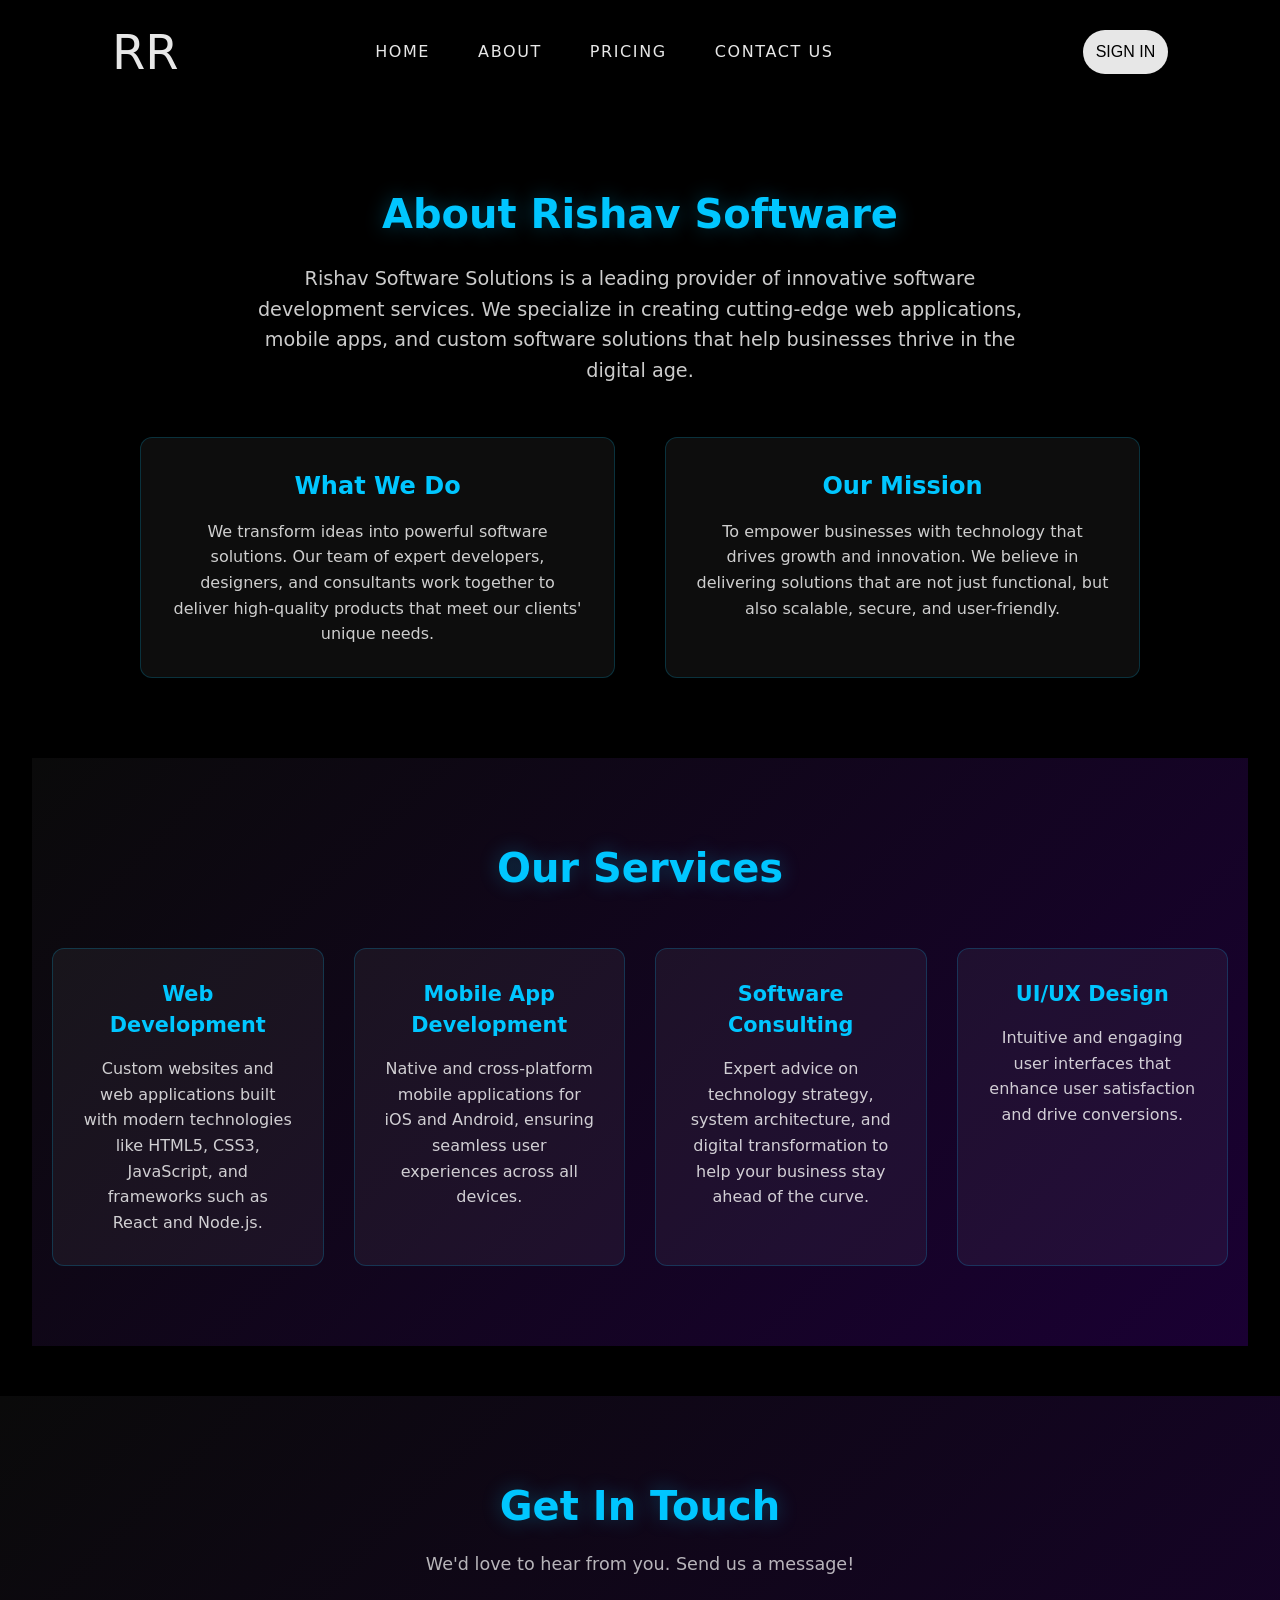
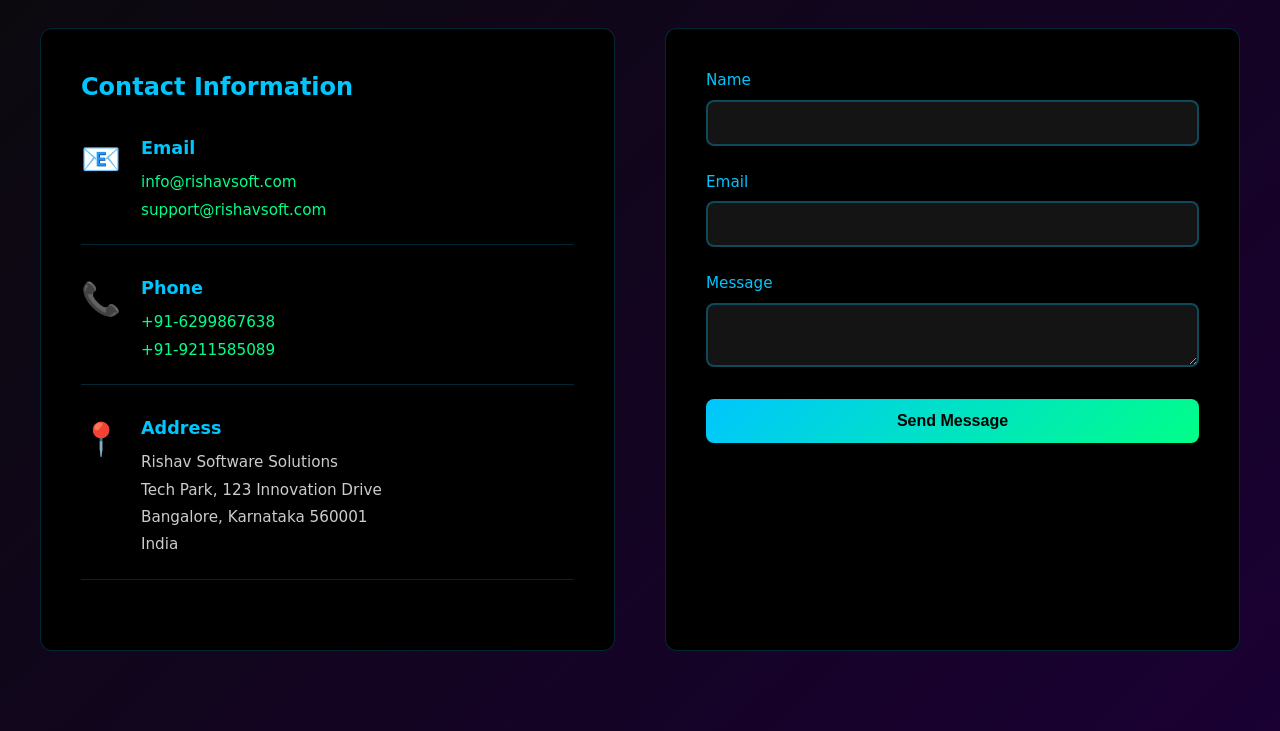
<file: about.html>
﻿<!DOCTYPE html>
<html lang="en">
<head>
  <meta charset="UTF-8" />
  <meta name="viewport" content="width=device-width, initial-scale=1.0" />
  <title>About Us | Axora Soft</title>
  <link rel="stylesheet" href="about.css" />
  <link rel="stylesheet" href="https://unpkg.com/aos@next/dist/aos.css" />
</head>

<body>
  <div class="container">
    <header>
      <h1 data-aos="fade-down" data-aos-duration="1500" class="logo">RR</h1>
      <nav>
        <a data-aos="fade-down" data-aos-duration="1500" href="index.html">HOME</a>
        <a data-aos="fade-down" data-aos-duration="2000" href="about.html">ABOUT</a>
        <a data-aos="fade-down" data-aos-duration="2500" href="#">PRICING</a>
        <a data-aos="fade-down" data-aos-duration="3000" href="#contact">CONTACT US</a>
      </nav>
      <button data-aos="fade-down" data-aos-duration="1500" class="btn-signin" onclick="window.location.href='login.html'">SIGN IN</button>
    </header>

    <main>
      <section class="about-section">
        <h2 data-aos="fade-up" data-aos-duration="1500">About Rishav Software</h2>
        <p data-aos="fade-up" data-aos-duration="2000" class="about-description">
          Rishav Software Solutions is a leading provider of innovative software development services. We specialize in creating cutting-edge web applications, mobile apps, and custom software solutions that help businesses thrive in the digital age.
        </p>

        <div class="about-content">
          <div class="about-item" data-aos="fade-right" data-aos-duration="1500">
            <h3>What We Do</h3>
            <p>We transform ideas into powerful software solutions. Our team of expert developers, designers, and consultants work together to deliver high-quality products that meet our clients' unique needs.</p>
          </div>

          <div class="about-item" data-aos="fade-left" data-aos-duration="1500">
            <h3>Our Mission</h3>
            <p>To empower businesses with technology that drives growth and innovation. We believe in delivering solutions that are not just functional, but also scalable, secure, and user-friendly.</p>
          </div>
        </div>
      </section>

      <section class="services-section">
        <h2 data-aos="fade-up" data-aos-duration="1500">Our Services</h2>
        <div class="services-grid">
          <div class="service-item" data-aos="zoom-in" data-aos-delay="200">
            <h4>Web Development</h4>
            <p>Custom websites and web applications built with modern technologies like HTML5, CSS3, JavaScript, and frameworks such as React and Node.js.</p>
          </div>
          <div class="service-item" data-aos="zoom-in" data-aos-delay="400">
            <h4>Mobile App Development</h4>
            <p>Native and cross-platform mobile applications for iOS and Android, ensuring seamless user experiences across all devices.</p>
          </div>
          <div class="service-item" data-aos="zoom-in" data-aos-delay="600">
            <h4>Software Consulting</h4>
            <p>Expert advice on technology strategy, system architecture, and digital transformation to help your business stay ahead of the curve.</p>
          </div>
          <div class="service-item" data-aos="zoom-in" data-aos-delay="800">
            <h4>UI/UX Design</h4>
            <p>Intuitive and engaging user interfaces that enhance user satisfaction and drive conversions.</p>
          </div>
        </div>
      </section>
    </main>
  </div>

  <!-- Contact Section -->
  <section class="contact-section" id="contact">
    <div class="contact-container">
      <h2 data-aos="fade-up" data-aos-duration="1500">Get In Touch</h2>
      <p data-aos="fade-up" data-aos-duration="2000" class="contact-subtitle">We'd love to hear from you. Send us a message!</p>
      
      <div class="contact-content">
        <!-- Contact Info -->
        <div class="contact-info" style="background: black;" data-aos="fade-right" data-aos-duration="1500">
          <h3>Contact Information</h3>
          
          <div class="info-item">
            <div class="info-icon">📧</div>
            <div class="info-details">
              <h4>Email</h4>
              <p><a href="mailto:info@rishavsoft.com">info@rishavsoft.com</a></p>
              <p><a href="mailto:support@rishavsoft.com">support@rishavsoft.com</a></p>
            </div>
          </div>

          <div class="info-item">
            <div class="info-icon">📞</div>
            <div class="info-details">
              <h4>Phone</h4>
              <p><a href="tel:+91-6299867638">+91-6299867638</a></p>
              <p><a href="tel:+91-9211585089">+91-9211585089</a></p>
            </div>
          </div>

          <div class="info-item">
            <div class="info-icon">📍</div>
            <div class="info-details">
              <h4>Address</h4>
              <p>Rishav Software Solutions<br>
              Tech Park, 123 Innovation Drive<br>
              Bangalore, Karnataka 560001<br>
              India</p>
            </div>
          </div>
        </div>

        <!-- Contact Form -->
        <div class="contact-form" data-aos="fade-left" data-aos-duration="1500">
          <form>
            <div class="form-group">
              <label for="name">Name</label>
              <input type="text" id="name" name="name" required>
            </div>
            <div class="form-group">
              <label for="email">Email</label>
              <input type="email" id="email" name="email" required>
            </div>
            <div class="form-group">
              <label for="message">Message</label>
              <textarea id="message" name="message" required></textarea>
            </div>
            <button type="submit" class="btn-submit">Send Message</button>
          </form>
        </div>
      </div>
    </div>
  </section>

  <script src="https://unpkg.com/aos@next/dist/aos.js"></script>
  <script>
    AOS.init({ once: true });
  </script>
</body>
</html>
</file>
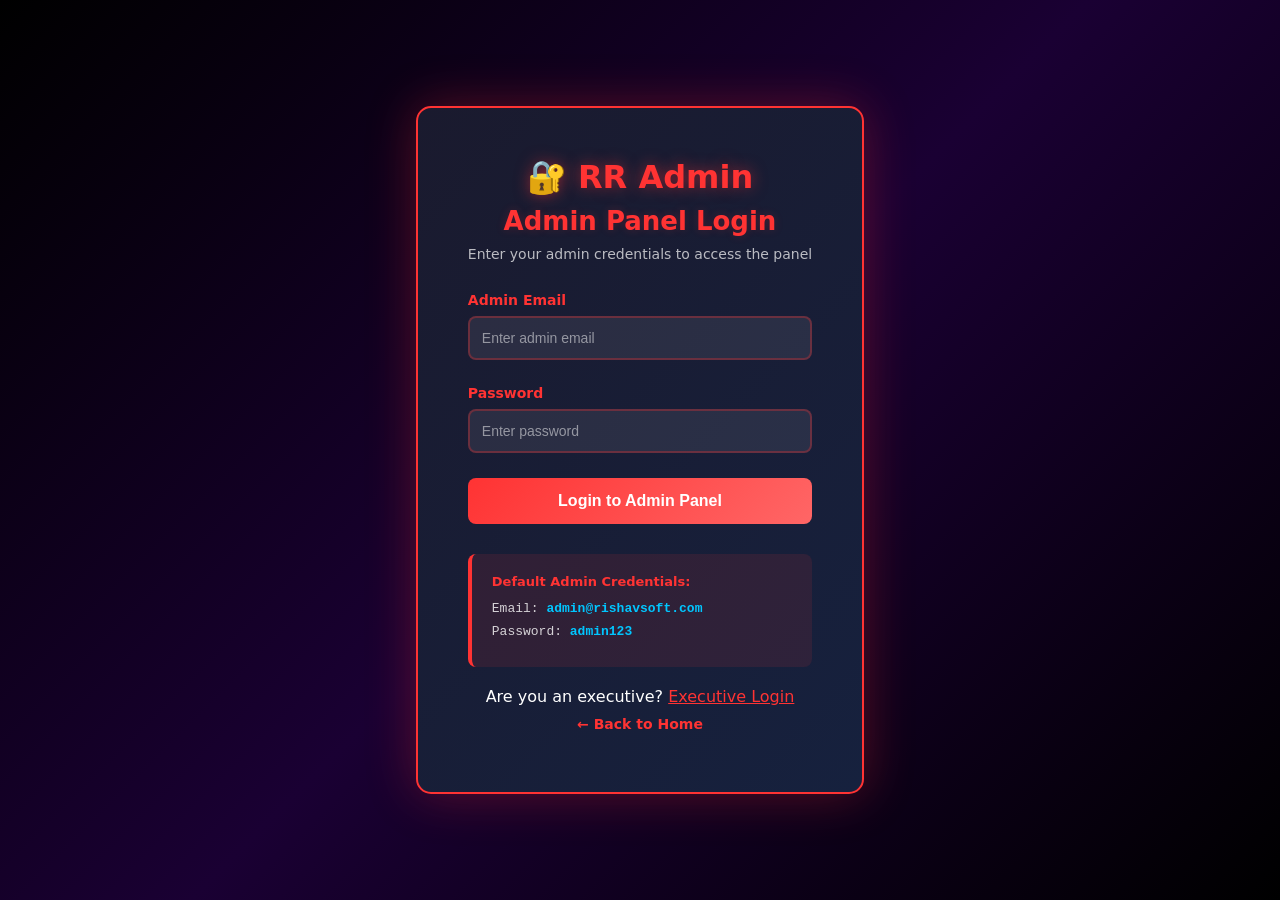
<file: admin-login.html>
﻿<!DOCTYPE html>
<html lang="en">
<head>
  <meta charset="UTF-8" />
  <meta name="viewport" content="width=device-width, initial-scale=1.0"/>
  <title>Admin Login | Rishav Software</title>
  <link rel="stylesheet" href="admin-login.css" />
  <link rel="stylesheet" href="https://unpkg.com/aos@next/dist/aos.css" />
</head>

<body>
  <div class="admin-login-container">
    <div class="admin-login-card" data-aos="zoom-in">
      <div class="admin-logo">
        <h1>🔐 RR Admin</h1>
      </div>
      
      <h2>Admin Panel Login</h2>
      <p class="login-subtitle">Enter your admin credentials to access the panel</p>

      <form onsubmit="handleAdminLogin(event)">
        <div class="form-group">
          <label for="admin-email">Admin Email</label>
          <input type="email" id="admin-email" name="email" required placeholder="Enter admin email">
        </div>

        <div class="form-group">
          <label for="admin-password">Password</label>
          <input type="password" id="admin-password" name="password" required placeholder="Enter password">
        </div>

        <button type="submit" class="btn-login">Login to Admin Panel</button>
      </form>

      <div class="admin-info">
        <p>Default Admin Credentials:</p>
        <p class="credentials">Email: <strong>admin@rishavsoft.com</strong></p>
        <p class="credentials">Password: <strong>admin123</strong></p>
      </div>

      <p style="margin-top:20px;color:#fff;">Are you an executive? <a href="executive-login.html" style="color:#ff3333;">Executive Login</a></p>
      <a href="index.html" class="btn-back">← Back to Home</a>
    </div>
  </div>

  <script src="https://unpkg.com/aos@next/dist/aos.js"></script>
  <script>
    AOS.init({ once: true });

    function handleAdminLogin(event) {
      event.preventDefault();
      
      const email = document.getElementById('admin-email').value;
      const password = document.getElementById('admin-password').value;

      // Simple admin authentication (in production, this should be backend validation)
      const validAdmins = [
        { email: 'admin@rishavsoft.com', password: 'admin123' }
      ];

      const isValidAdmin = validAdmins.some(admin => 
        admin.email === email && admin.password === password
      );

      if (isValidAdmin) {
        // Set admin session
        sessionStorage.setItem('isAdmin', 'true');
        sessionStorage.setItem('adminEmail', email);
        
        alert('Admin login successful!');
        window.location.href = 'admin.html';
      } else {
        alert('Invalid admin credentials. Please try again.');
        document.getElementById('admin-password').value = '';
      }
    }
  </script>
</body>
</html>
</file>
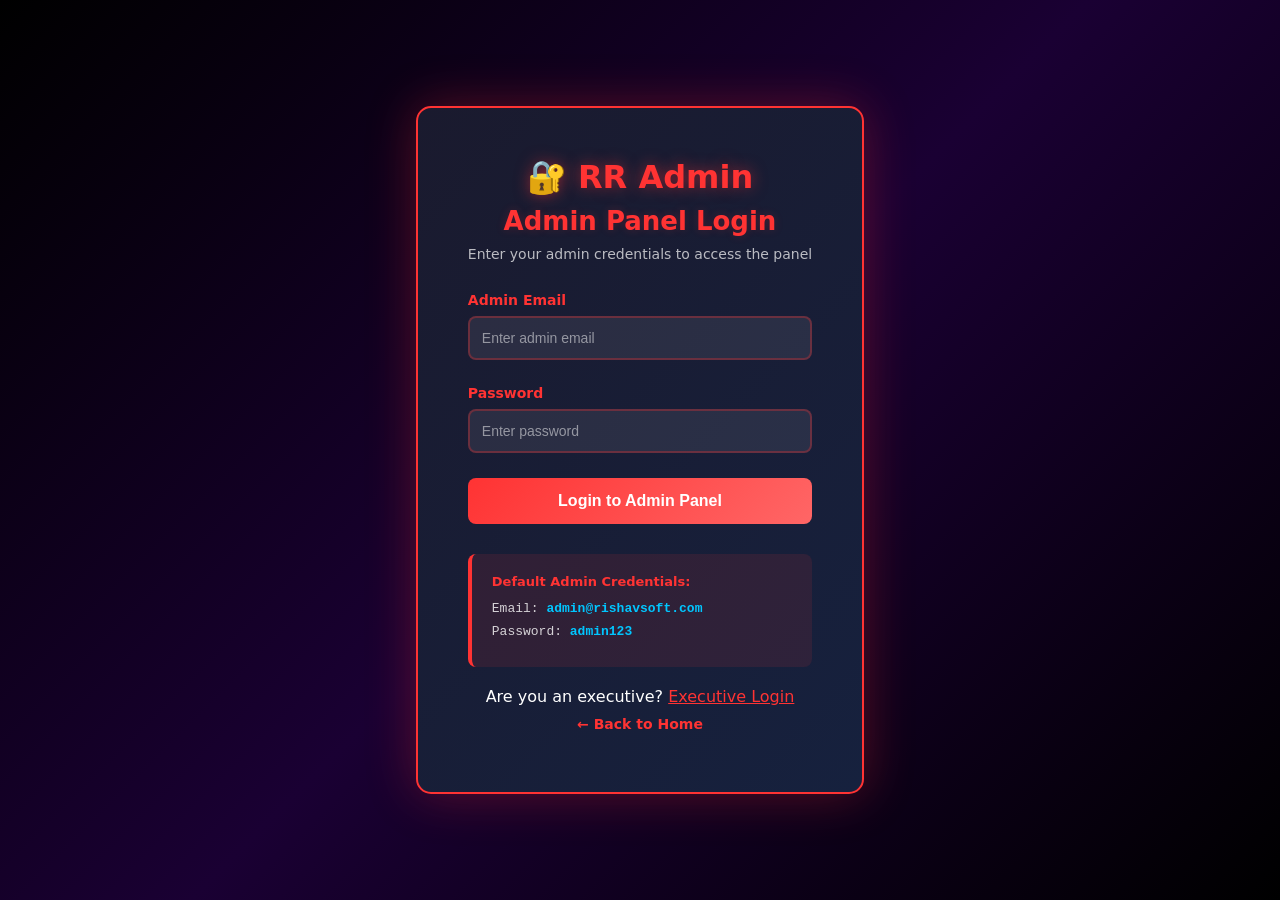
<file: admin.html>
﻿<!DOCTYPE html>
<html lang="en">
<head>
  <meta charset="UTF-8" />
  <meta name="viewport" content="width=device-width, initial-scale=1.0"/>
  <title>Admin Panel | Rishav Software</title>
  <link rel="stylesheet" href="admin.css" />
  <link rel="stylesheet" href="https://unpkg.com/aos@next/dist/aos.css" />
</head>

<body>
  <script>
    // Check if admin is authenticated
    const isAdmin = sessionStorage.getItem('isAdmin');
    if (!isAdmin) {
      window.location.href = 'admin-login.html';
    }
  </script>
  <div class="admin-container">
    <!-- Header -->
    <header class="admin-header">
      <div class="logo-section">
        <h1 class="logo">RR Admin</h1>
      </div>
      <div class="admin-actions">
        <span class="admin-title">Admin Dashboard</span>
        <button onclick="handleLogout()" class="btn-logout">Logout</button>
      </div>
    </header>

    <!-- Sidebar -->
    <aside class="sidebar">
      <nav>
        <a href="#" onclick="showSection('orders')" class="nav-link active">📋 All Orders</a>
        <a href="#" onclick="showSection('enquiries')" class="nav-link">💬 Enquiries</a>
        <a href="#" onclick="showSection('executives')" class="nav-link">🧑‍💼 Executives</a>
        <a href="#" onclick="showSection('liveChat')" class="nav-link">💬 Live Chat Support</a>
        <a href="#" onclick="showSection('analytics')" class="nav-link">📊 Analytics</a>
        <a href="#" onclick="showSection('users')" class="nav-link">👥 Users</a>
        <a href="index.html" class="nav-link">🏠 Back to Home</a>
      </nav>
    </aside>

    <!-- Main Content -->
    <main class="main-content">
      <!-- Orders Section -->
      <section id="orders" class="content-section active">
        <h2>All Customer Orders</h2>
        
        <div class="orders-filter">
          <input type="text" id="search-order" placeholder="Search by Order ID or User Email..." onkeyup="filterOrders()">
          <select id="status-filter" onchange="filterOrders()">
            <option value="">All Status</option>
            <option value="Completed">Completed</option>
            <option value="Pending">Pending</option>
            <option value="Shipped">Shipped</option>
            <option value="Delivered">Delivered</option>
          </select>
        </div>

        <div class="orders-container">
          <table class="orders-table" id="orders-table">
            <thead>
              <tr>
                <th>Order ID</th>
                <th>Customer Email</th>
                <th>Date</th>
                <th>Products</th>
                <th>Quantity</th>
                <th>Amount</th>
                <th>Status</th>
                <th>Action</th>
              </tr>
            </thead>
            <tbody id="orders-body">
              <!-- Orders will be loaded here -->
            </tbody>
          </table>
          <div id="no-orders" class="empty-message">
            No orders found
          </div>
        </div>
      </section>

      <!-- Enquiries Section -->
      <section id="enquiries" class="content-section">
        <h2>Customer Enquiries</h2>
        
        <div class="enquiries-filter">
          <input type="text" id="search-enquiry" placeholder="Search by name, email or subject..." onkeyup="filterEnquiries()">
          <select id="subject-filter" onchange="filterEnquiries()">
            <option value="">All Subjects</option>
            <option value="General Inquiry">General Inquiry</option>
            <option value="Product Support">Product Support</option>
            <option value="Sales">Sales</option>
            <option value="Partnership">Partnership</option>
            <option value="Other">Other</option>
          </select>
        </div>

        <div class="enquiries-container">
          <table class="enquiries-table" id="enquiries-table">
            <thead>
              <tr>
                <th>ID</th>
                <th>Name</th>
                <th>Email</th>
                <th>Phone</th>
                <th>Subject</th>
                <th>Date</th>
                <th>Time</th>
                <th>Action</th>
              </tr>
            </thead>
            <tbody id="enquiries-body">
              <!-- Enquiries will be loaded here -->
            </tbody>
          </table>
          <div id="no-enquiries" class="empty-message">
            No enquiries found
          </div>
        </div>
      </section>

      <!-- Analytics Section -->
      <section id="analytics" class="content-section">
        <h2>Analytics & Reports</h2>
        
        <div class="analytics-grid">
          <div class="analytics-card" data-aos="zoom-in">
            <h3>Total Orders</h3>
            <p class="analytics-number" id="total-orders-count">0</p>
            <p class="analytics-label">All time orders</p>
          </div>
          <div class="analytics-card" data-aos="zoom-in" data-aos-delay="100">
            <h3>Total Revenue</h3>
            <p class="analytics-number" id="total-revenue">$0</p>
            <p class="analytics-label">From all orders</p>
          </div>
          <div class="analytics-card" data-aos="zoom-in" data-aos-delay="200">
            <h3>Active Users</h3>
            <p class="analytics-number" id="active-users">0</p>
            <p class="analytics-label">Unique customers</p>
          </div>
          <div class="analytics-card" data-aos="zoom-in" data-aos-delay="300">
            <h3>Avg Order Value</h3>
            <p class="analytics-number" id="avg-order-value">$0</p>
            <p class="analytics-label">Average per order</p>
          </div>
        </div>

        <div class="recent-orders">
          <h3>Recent Orders</h3>
          <table class="recent-table" id="recent-orders-table">
            <thead>
              <tr>
                <th>Order ID</th>
                <th>Customer</th>
                <th>Amount</th>
                <th>Date</th>
                <th>Status</th>
              </tr>
            </thead>
            <tbody id="recent-orders-body">
              <!-- Recent orders will be loaded here -->
            </tbody>
          </table>
        </div>
      </section>

      <!-- Users Section -->
      <section id="users" class="content-section">
        <h2>Registered Users</h2>
        
        <div class="users-container">
          <table class="users-table" id="users-table">
            <thead>
              <tr>
                <th>User Name</th>
                <th>Email</th>
                <th>Total Orders</th>
                <th>Total Spent</th>
                <th>Registration Date</th>
              </tr>
            </thead>
            <tbody id="users-body">
              <!-- Users will be loaded here -->
            </tbody>
          </table>
          <div id="no-users" class="empty-message">
            No users found
          </div>
        </div>
      </section>

      <!-- Executives Section -->
      <section id="executives" class="content-section">
        <h2>Executives</h2>

        <div class="executive-form" style="margin-bottom:20px;">
          <h3>Hire New Executive</h3>
          <form onsubmit="addExecutive(event)">
            <input type="text" id="exec-name" placeholder="Full Name" required />
            <input type="text" id="exec-id" placeholder="Executive ID" required />
            <input type="password" id="exec-password" placeholder="Password" required />
            <button type="submit" class="btn-add">Add Executive</button>
          </form>
        </div>

        <div class="executives-container">
          <table class="users-table" id="executives-table">
            <thead>
              <tr>
                <th>Name</th>
                <th>ID</th>
                <th>Hire Date</th>
                <th>Status</th>
                <th>Action</th>
              </tr>
            </thead>
            <tbody id="executives-body">
              <!-- Executives will be loaded here -->
            </tbody>
          </table>
          <div id="no-execs" class="empty-message">
            No executives found
          </div>
        </div>
      </section>

      <!-- Live Chat Support Section -->
      <section id="liveChat" class="content-section">
        <h2>Live Chat Support</h2>
        
        <div class="live-chat-admin-container">
          <div class="live-chat-list">
            <h3>Active Chats</h3>
            <div id="chat-alerts" class="chat-alerts">
              <!-- Alerts will appear here -->
            </div>
            <button onclick="clearChatAlerts()" class="btn-clear-alerts" style="margin-bottom:10px;">Clear Alerts</button>
            <div class="chat-list" id="chat-list">
              <!-- Chat sessions will be loaded here -->
            </div>
            <div id="no-chats" class="empty-message">
              No active chats
            </div>
          </div>

          <div class="live-chat-display">
            <div class="chat-conversation" id="chat-conversation">
              <div class="no-chat-selected">
                Select a chat to view conversation
              </div>
            </div>
            <div class="chat-actions">
              <button onclick="offerEndChat()" class="btn-offer-end">Offer to End Chat</button>
              <button onclick="clearChatHistory()" class="btn-clear-chat">Clear Chat</button>
            </div>
            <div class="chat-response-area" id="chat-response-area" style="display: none;">
              <textarea id="admin-response" placeholder="Type your response..." rows="3"></textarea>
              <button onclick="sendAdminResponse()" class="btn-send-response">Send Response</button>
            </div>
          </div>
        </div>
      </section>
    </main>
  </div>

  <!-- Order Detail Modal -->
  <div id="order-modal" class="modal">
    <div class="modal-content">
      <span class="close" onclick="closeOrderModal()">&times;</span>
      <h2>Order Details</h2>
      <div class="order-details">
        <p><strong>Order ID:</strong> <span id="detail-order-id"></span></p>
        <p><strong>Customer Email:</strong> <span id="detail-email"></span></p>
        <p><strong>Order Date:</strong> <span id="detail-date"></span></p>
        <p><strong>Products:</strong> <span id="detail-products"></span></p>
        <p><strong>Total Amount:</strong> <span id="detail-amount"></span></p>
        <p><strong>Current Status:</strong> 
          <select id="detail-status" class="status-select">
            <option value="Completed">Completed</option>
            <option value="Pending">Pending</option>
            <option value="Shipped">Shipped</option>
            <option value="Delivered">Delivered</option>
          </select>
        </p>
        <button onclick="updateOrderStatus()" class="btn-update">Update Status</button>
      </div>
    </div>
  </div>

  <!-- Enquiry Detail Modal -->
  <div id="enquiry-modal" class="modal">
    <div class="modal-content">
      <span class="close" onclick="closeEnquiryModal()">&times;</span>
      <h2>Enquiry Details</h2>
      <div class="enquiry-details">
        <p><strong>Enquiry ID:</strong> <span id="detail-enquiry-id"></span></p>
        <p><strong>Name:</strong> <span id="detail-enquiry-name"></span></p>
        <p><strong>Email:</strong> <span id="detail-enquiry-email"></span></p>
        <p><strong>Phone:</strong> <span id="detail-enquiry-phone"></span></p>
        <p><strong>Subject:</strong> <span id="detail-enquiry-subject"></span></p>
        <p><strong>Date & Time:</strong> <span id="detail-enquiry-datetime"></span></p>
        <p><strong>Message:</strong></p>
        <div class="message-box">
          <p id="detail-enquiry-message"></p>
        </div>
        <button onclick="closeEnquiryModal()" class="btn-close">Close</button>
      </div>
    </div>
  </div>

  <script src="https://unpkg.com/aos@next/dist/aos.js"></script>
  <script>
    AOS.init({ once: true });

    let allOrders = [];
    let allUsers = {};
    let allExecutives = {};
    let allEnquiries = [];
    let allLiveChats = [];
    let currentOrderId = null;
    let currentEnquiryId = null;
    let currentChatId = null;

    // Initialize
    window.addEventListener('load', function() {
      loadAllOrders();
      loadAllUsers();
      loadAllExecutives();
      loadAllEnquiries();
      loadAllLiveChats();
      updateAnalytics();
      displayOrders();
      displayUsers();
      displayExecutives();
      displayEnquiries();
      // periodically refresh chats/executives so page stays up-to-date
      setInterval(() => {
        loadAllLiveChats();
        displayLiveChats();
        loadChatAlerts();
      }, 5000);
    });

    // ========== LIVE CHAT FUNCTIONS ==========
    function loadAllLiveChats() {
      const allChats = JSON.parse(localStorage.getItem('liveChats') || '[]');
      
      // Group chats by email to create sessions
      const chatSessions = {};
      allChats.forEach(chat => {
        if (!chatSessions[chat.email]) {
          chatSessions[chat.email] = {
            email: chat.email,
            messages: [],
            lastMessage: chat.time,
            status: chat.status || 'pending',
            assignedExec: chat.assignedExec || null
          };
        }
        chatSessions[chat.email].messages.push(chat);
        // keep last status/assigned info up to date
        chatSessions[chat.email].status = chat.status || chatSessions[chat.email].status;
        if (chat.assignedExec) chatSessions[chat.email].assignedExec = chat.assignedExec;
      });

      // free executives for any closed sessions
      Object.values(chatSessions).forEach(s => {
        if (s.status === 'closed' && s.assignedExec) freeExecutive(s.email);
      });

      // reload executives in case freeExecutive changed any statuses
      loadAllExecutives();

      allLiveChats = Object.values(chatSessions);
    }

    function displayLiveChats() {
      const chatList = document.getElementById('chat-list');
      const noChats = document.getElementById('no-chats');
      // hide sessions that are not yet assigned to any executive
      const visibleChats = allLiveChats.filter(c => c.assignedExec);

      if (visibleChats.length === 0) {
        chatList.innerHTML = '';
        noChats.style.display = 'block';
        return;
      }

      noChats.style.display = 'none';
      chatList.innerHTML = visibleChats.map(chat => `
        <div class="chat-session" onclick="openChatSession('${chat.email}')">
          <div class="chat-session-header">
            <p class="chat-email">${chat.email}</p>
            <span class="chat-status ${chat.status}">${chat.status}</span>
          </div>
          ${chat.assignedExec ? `<p class="chat-assigned">Assigned: ${chat.assignedExec}</p>` : ''}
          <p class="chat-preview">${chat.messages[chat.messages.length - 1]?.message.substring(0, 40)}...</p>
          <p class="chat-time">${chat.lastMessage}</p>
        </div>
      `).join('');
      displayExecutives();
    }

    function openChatSession(email) {
      currentChatId = email;
      const allChats = JSON.parse(localStorage.getItem('liveChats') || '[]');
      const emailChats = allChats.filter(chat => chat.email === email).sort((a, b) => new Date(`${a.date} ${a.time}`) - new Date(`${b.date} ${b.time}`));

      if (emailChats.length === 0) {
        document.getElementById('chat-conversation').innerHTML = '<div class="no-chat-selected">No chat history found for this email</div>';
        return;
      }

      const conversation = document.getElementById('chat-conversation');
      const responseArea = document.getElementById('chat-response-area');
      const offerBtn = document.querySelector('.btn-offer-end');
      const lastMessage = emailChats[emailChats.length - 1];

      const assigned = lastMessage.assignedExec || emailChats.find(c=>c.assignedExec)?.assignedExec;
      conversation.innerHTML = `
        <div class="chat-header">
          <h3>${email}</h3>
          ${assigned ? `<p class="chat-assigned">Assigned: ${assigned}</p>` : ''}
          <p class="chat-status-badge ${lastMessage.status || 'pending'}">${lastMessage.status || 'pending'}</p>
        </div>
        <div class="messages-container" id="messages-container">
          ${emailChats.map(msg => `
            <div class="message ${msg.sender} ${msg.offerEnd ? 'offer-end' : ''} ${msg.offerEndResponse ? 'offer-response' : ''}">
              <p class="msg-content">${msg.message}</p>
              <p class="msg-time">${msg.date} - ${msg.time}</p>
            </div>
          `).join('')}
        </div>
      `;

      // enable/disable offer-end button
      if (offerBtn) {
        // determine if latest support offer still awaits a user reply or subsequent message
        let hasPending = false;
        // find the index of the most recent offer
        const lastOfferIdx = emailChats.map((c,i) => c.offerEnd ? i : -1).filter(i => i >= 0).pop();
        if (lastOfferIdx !== undefined && lastOfferIdx >= 0) {
          // look at messages after that offer
          const after = emailChats.slice(lastOfferIdx + 1);
          // if no user message followed, keep pending
          hasPending = !after.some(c => c.sender === 'user');
        }
        offerBtn.disabled = hasPending || lastMessage.status === 'closed';
        offerBtn.style.opacity = offerBtn.disabled ? '0.5' : '1';
      }

      responseArea.style.display = 'flex';

      // Scroll to bottom
      setTimeout(() => {
        const container = document.getElementById('messages-container');
        if (container) container.scrollTop = container.scrollHeight;
      }, 100);
      // update executive status display as well
      displayExecutives();
    }

    function sendAdminResponse() {
      const response = document.getElementById('admin-response').value.trim();

      if (!response) {
        alert('Please type a response');
        return;
      }

      if (!currentChatId) {
        alert('No chat selected');
        return;
      }

      // Get all chats
      const allChats = JSON.parse(localStorage.getItem('liveChats') || '[]');

      // Add admin response
      const adminMessage = {
        id: 'CHAT-' + Date.now(),
        email: currentChatId,
        message: response,
        sender: 'admin',
        date: new Date().toLocaleDateString(),
        time: new Date().toLocaleTimeString(),
        status: 'responded'
      };

      allChats.push(adminMessage);
      localStorage.setItem('liveChats', JSON.stringify(allChats));

      // Clear input
      document.getElementById('admin-response').value = '';

      // Reload and refresh display
      loadAllLiveChats();
      displayLiveChats();
      openChatSession(currentChatId);
      
      alert('Response sent successfully!');
    }

    function offerEndChat() {
      if (!currentChatId) {
        alert('No chat selected');
        return;
      }
      const allChats = JSON.parse(localStorage.getItem('liveChats') || '[]');
      const offerMessage = {
        id: 'CHAT-' + Date.now(),
        email: currentChatId,
        message: 'Admin is offering to end the chat. Please choose "End Chat" when you are satisfied or "Need More Help" to continue.',
        sender: 'admin',
        date: new Date().toLocaleDateString(),
        time: new Date().toLocaleTimeString(),
        offerEnd: true,
        status: 'pending-end'
      };
      allChats.push(offerMessage);
      localStorage.setItem('liveChats', JSON.stringify(allChats));
      loadAllLiveChats();
      displayLiveChats();
      openChatSession(currentChatId);
      alert('Offer to end chat sent to user.');
    }

    function clearChatHistory() {
      if (!currentChatId) {
        alert('Select a chat session first');
        return;
      }
      if (!confirm('Are you sure you want to clear the chat history for this user?')) return;
      // free assigned executive
      freeExecutive(currentChatId);
      let allChats = JSON.parse(localStorage.getItem('liveChats') || '[]');
      allChats = allChats.filter(chat => chat.email !== currentChatId);
      localStorage.setItem('liveChats', JSON.stringify(allChats));
      loadAllLiveChats();
      displayLiveChats();
      document.getElementById('chat-conversation').innerHTML = '<div class="no-chat-selected">Select a chat to view conversation</div>';
      document.getElementById('chat-response-area').style.display = 'none';
      alert('Chat history cleared.');
    }

    // ========== EXISTING FUNCTIONS ==========

    function loadAllOrders() {
      // Get all users from localStorage
      const users = JSON.parse(localStorage.getItem('all-users') || '{}');
      allOrders = [];

      // Collect orders from all users
      Object.values(users).forEach(user => {
        if (user.orders) {
          user.orders.forEach(order => {
            allOrders.push({
              ...order,
              userEmail: user.email,
              userName: user.name
            });
          });
        }
      });

      // Sort by date (newest first)
      allOrders.sort((a, b) => new Date(b.date) - new Date(a.date));
    }

    function loadAllUsers() {
      allUsers = JSON.parse(localStorage.getItem('all-users') || '{}');
    }

    function displayOrders() {
      const tbody = document.getElementById('orders-body');
      const noOrders = document.getElementById('no-orders');

      if (allOrders.length === 0) {
        tbody.innerHTML = '';
        noOrders.style.display = 'block';
        return;
      }

      noOrders.style.display = 'none';
      tbody.innerHTML = allOrders.map(order => `
        <tr>
          <td><strong>${order.id}</strong></td>
          <td>${order.userEmail || 'N/A'}</td>
          <td>${order.date}</td>
          <td>${order.products}</td>
          <td>${order.quantity || '-'}</td>
          <td>$${order.amount.toFixed(2)}</td>
          <td><span class="status ${order.status.toLowerCase()}">${order.status}</span></td>
          <td><button onclick="openOrderModal('${order.id}')" class="btn-detail">View</button></td>
        </tr>
      `).join('');
    }

    function displayUsers() {
      const tbody = document.getElementById('users-body');
      const noUsers = document.getElementById('no-users');

      const users = Object.values(allUsers);
      if (users.length === 0) {
        tbody.innerHTML = '';
        noUsers.style.display = 'block';
        return;
      }

      noUsers.style.display = 'none';
      tbody.innerHTML = users.map(user => {
        const userOrders = user.orders || [];
        const totalSpent = userOrders.reduce((sum, order) => sum + order.amount, 0);
        const registrationDate = user.registrationDate || 'N/A';

        return `
          <tr>
            <td>${user.name}</td>
            <td>${user.email}</td>
            <td>${userOrders.length}</td>
            <td>$${totalSpent.toFixed(2)}</td>
            <td>${registrationDate}</td>
          </tr>
        `;
      }).join('');
    }

    function updateAnalytics() {
      const totalOrdersCount = allOrders.length;
      const totalRevenue = allOrders.reduce((sum, order) => sum + order.amount, 0);
      const activeUsers = Object.keys(allUsers).length;
      const avgOrderValue = totalOrdersCount > 0 ? totalRevenue / totalOrdersCount : 0;

      document.getElementById('total-orders-count').textContent = totalOrdersCount;
      document.getElementById('total-revenue').textContent = `$${totalRevenue.toFixed(2)}`;
      document.getElementById('active-users').textContent = activeUsers;
      document.getElementById('avg-order-value').textContent = `$${avgOrderValue.toFixed(2)}`;

      // Display recent orders
      const recentOrders = allOrders.slice(0, 5);
      const recentTable = document.getElementById('recent-orders-body');
      recentTable.innerHTML = recentOrders.map(order => `
        <tr>
          <td>${order.id}</td>
          <td>${order.userEmail || 'N/A'}</td>
          <td>$${order.amount.toFixed(2)}</td>
          <td>${order.date}</td>
          <td><span class="status ${order.status.toLowerCase()}">${order.status}</span></td>
        </tr>
      `).join('');
    }

    function openOrderModal(orderId) {
      const order = allOrders.find(o => o.id === orderId);
      if (!order) return;

      currentOrderId = orderId;
      document.getElementById('detail-order-id').textContent = order.id;
      document.getElementById('detail-email').textContent = order.userEmail || 'N/A';
      document.getElementById('detail-date').textContent = order.date;
      document.getElementById('detail-products').textContent = order.products;
      document.getElementById('detail-amount').textContent = `$${order.amount.toFixed(2)}`;
      document.getElementById('detail-status').value = order.status;

      document.getElementById('order-modal').style.display = 'block';
    }

    function closeOrderModal() {
      document.getElementById('order-modal').style.display = 'none';
      currentOrderId = null;
    }

    function updateOrderStatus() {
      if (!currentOrderId) return;

      const newStatus = document.getElementById('detail-status').value;
      const order = allOrders.find(o => o.id === currentOrderId);
      
      if (order) {
        order.status = newStatus;

        // Update in localStorage
        const users = JSON.parse(localStorage.getItem('all-users') || '{}');
        Object.values(users).forEach(user => {
          if (user.orders) {
            user.orders.forEach(userOrder => {
              if (userOrder.id === currentOrderId) {
                userOrder.status = newStatus;
              }
            });
          }
        });
        localStorage.setItem('all-users', JSON.stringify(users));

        alert('Order status updated successfully!');
        displayOrders();
        closeOrderModal();
      }
    }

    function filterOrders() {
      const searchTerm = document.getElementById('search-order').value.toLowerCase();
      const statusFilter = document.getElementById('status-filter').value;

      const tbody = document.getElementById('orders-body');
      const filtered = allOrders.filter(order => {
        const matchesSearch = order.id.toLowerCase().includes(searchTerm) || 
                             (order.userEmail && order.userEmail.toLowerCase().includes(searchTerm));
        const matchesStatus = !statusFilter || order.status === statusFilter;
        return matchesSearch && matchesStatus;
      });

      if (filtered.length === 0) {
        tbody.innerHTML = '';
        document.getElementById('no-orders').style.display = 'block';
        return;
      }

      document.getElementById('no-orders').style.display = 'none';
      tbody.innerHTML = filtered.map(order => `
        <tr>
          <td><strong>${order.id}</strong></td>
          <td>${order.userEmail || 'N/A'}</td>
          <td>${order.date}</td>
          <td>${order.products}</td>
          <td>${order.quantity || '-'}</td>
          <td>$${order.amount.toFixed(2)}</td>
          <td><span class="status ${order.status.toLowerCase()}">${order.status}</span></td>
          <td><button onclick="openOrderModal('${order.id}')" class="btn-detail">View</button></td>
        </tr>
      `).join('');
    }

    function showSection(sectionId) {
      // Hide all sections
      document.querySelectorAll('.content-section').forEach(section => {
        section.classList.remove('active');
      });

      // Remove active from all nav links
      document.querySelectorAll('.nav-link').forEach(link => {
        link.classList.remove('active');
      });

      // Show selected section
      document.getElementById(sectionId).classList.add('active');

      // Add active to clicked nav link
      event.target.classList.add('active');

      // Reload data based on selected section
      if (sectionId === 'analytics') {
        updateAnalytics();
      } else if (sectionId === 'liveChat') {
        loadChatAlerts();
        loadAllLiveChats();
        displayLiveChats();
      } else if (sectionId === 'executives') {
        loadAllExecutives();
        displayExecutives();
      }
    }

    function handleLogout() {
      sessionStorage.removeItem('isAdmin');
      sessionStorage.removeItem('adminEmail');
      alert('Logged out from admin panel');
      window.location.href = 'index.html';
    }

    // Executive management functions
    function loadAllExecutives() {
      allExecutives = JSON.parse(localStorage.getItem('executives') || '{}');
    }

    // ensure an executive becomes available when their chat ends and
    // optionally assign them the next pending session
    function freeExecutive(email) {
      const allChats = JSON.parse(localStorage.getItem('liveChats') || '[]');
      const chat = allChats.find(c => c.email === email && c.assignedExec);
      let freedExecId = null;
      if (chat) {
        const execId = chat.assignedExec;
        freedExecId = execId;
        const execs = JSON.parse(localStorage.getItem('executives') || '{}');
        if (execs[execId]) {
          execs[execId].busy = false;
          localStorage.setItem('executives', JSON.stringify(execs));
        }
      }
      if (freedExecId) {
        const execs = JSON.parse(localStorage.getItem('executives') || '{}');
        if (execs[freedExecId] && !execs[freedExecId].busy) {
          const pendingEmail = [...new Set(allChats
            .filter(c => !c.assignedExec && c.status !== 'closed')
            .map(c => c.email))][0];
          if (pendingEmail) {
            const userMsgs = allChats.filter(c => c.email === pendingEmail && c.sender === 'user');
            const lastUser = userMsgs.length ? userMsgs[userMsgs.length-1].message : '';
            allChats.push({
              id: 'CHAT-' + Date.now(),
              email: pendingEmail,
              message: 'AIBOT NOTE: user concern - ' + lastUser,
              sender: 'bot',
              date: new Date().toLocaleDateString(),
              time: new Date().toLocaleTimeString(),
              status: 'info'
            });
            allChats.forEach(c => {
              if (c.email === pendingEmail) c.assignedExec = freedExecId;
            });
            execs[freedExecId].busy = true;
            localStorage.setItem('liveChats', JSON.stringify(allChats));
            localStorage.setItem('executives', JSON.stringify(execs));
            addChatAlert('Executive ' + freedExecId + ' has been assigned chat from AI: ' + pendingEmail);
          }
        }
      }
      loadAllExecutives();
      displayExecutives();
    }

    function loadChatAlerts() {
      const alerts = JSON.parse(localStorage.getItem('chatAlerts') || '[]');
      const container = document.getElementById('chat-alerts');
      if (!container) return;
      if (alerts.length === 0) {
        container.innerHTML = '';
        return;
      }
      container.innerHTML = alerts.map(a => `
        <div class="alert-item">
          <span class="alert-time">[${a.time}]</span> ${a.message}
        </div>
      `).join('');
    }
    function addChatAlert(alertMsg) {
      const alerts = JSON.parse(localStorage.getItem('chatAlerts') || '[]');
      alerts.push({ message: alertMsg, time: new Date().toLocaleTimeString() });
      localStorage.setItem('chatAlerts', JSON.stringify(alerts));
      loadChatAlerts();
    }
    function clearChatAlerts() {
      localStorage.removeItem('chatAlerts');
      loadChatAlerts();
      alert('Chat alerts cleared');
    }

    function displayExecutives() {
      const tbody = document.getElementById('executives-body');
      const noExec = document.getElementById('no-execs');
      const execs = Object.values(allExecutives);
      if (execs.length === 0) {
        tbody.innerHTML = '';
        noExec.style.display = 'block';
        return;
      }
      noExec.style.display = 'none';
      tbody.innerHTML = execs.map(exec => `
        <tr>
          <td>${exec.name || ''}</td>
          <td>${exec.id}</td>
          <td>${exec.hireDate || ''}</td>
          <td>${exec.busy ? '<span class="status busy">Busy</span>' : '<span class="status free">Free</span>'}</td>
          <td><button onclick="removeExecutive('${exec.id}')" class="btn-delete">Remove</button></td>
        </tr>
      `).join('');
    }

    function addExecutive(event) {
      event.preventDefault();
      const name = document.getElementById('exec-name').value;
      const id = document.getElementById('exec-id').value;
      const password = document.getElementById('exec-password').value;
      if (allExecutives[id]) {
        alert('Executive ID already exists!');
        return;
      }
      const hireDate = new Date().toLocaleDateString();
      allExecutives[id] = { id, name, password, hireDate, busy: false };
      localStorage.setItem('executives', JSON.stringify(allExecutives));
      displayExecutives();
      event.target.reset();
    }

    function removeExecutive(id) {
      if (confirm('Remove this executive?')) {
        delete allExecutives[id];
        localStorage.setItem('executives', JSON.stringify(allExecutives));
        displayExecutives();
      }
    }

    // Enquiry Functions
    function loadAllEnquiries() {
      const contacts = JSON.parse(localStorage.getItem('contacts') || '[]');
      allEnquiries = contacts.sort((a, b) => new Date(b.date) - new Date(a.date));
    }

    function displayEnquiries() {
      const tbody = document.getElementById('enquiries-body');
      const noEnquiries = document.getElementById('no-enquiries');

      if (allEnquiries.length === 0) {
        tbody.innerHTML = '';
        noEnquiries.style.display = 'block';
        return;
      }

      noEnquiries.style.display = 'none';
      tbody.innerHTML = allEnquiries.map(enquiry => `
        <tr>
          <td><strong>${enquiry.id}</strong></td>
          <td>${enquiry.name}</td>
          <td>${enquiry.email}</td>
          <td>${enquiry.phone || 'N/A'}</td>
          <td><span class="subject-badge">${enquiry.subject}</span></td>
          <td>${enquiry.date}</td>
          <td>${enquiry.time || 'N/A'}</td>
          <td><button onclick="openEnquiryModal('${enquiry.id}')" class="btn-detail">View</button></td>
        </tr>
      `).join('');
    }

    function openEnquiryModal(enquiryId) {
      const enquiry = allEnquiries.find(e => e.id === enquiryId);
      if (!enquiry) return;

      currentEnquiryId = enquiryId;
      document.getElementById('detail-enquiry-id').textContent = enquiry.id;
      document.getElementById('detail-enquiry-name').textContent = enquiry.name;
      document.getElementById('detail-enquiry-email').textContent = enquiry.email;
      document.getElementById('detail-enquiry-phone').textContent = enquiry.phone || 'N/A';
      document.getElementById('detail-enquiry-subject').textContent = enquiry.subject;
      document.getElementById('detail-enquiry-datetime').textContent = `${enquiry.date} ${enquiry.time || ''}`;
      document.getElementById('detail-enquiry-message').textContent = enquiry.message;

      document.getElementById('enquiry-modal').style.display = 'block';
    }

    function closeEnquiryModal() {
      document.getElementById('enquiry-modal').style.display = 'none';
      currentEnquiryId = null;
    }

    function filterEnquiries() {
      const searchTerm = document.getElementById('search-enquiry').value.toLowerCase();
      const subjectFilter = document.getElementById('subject-filter').value;

      const tbody = document.getElementById('enquiries-body');
      const filtered = allEnquiries.filter(enquiry => {
        const matchesSearch = enquiry.name.toLowerCase().includes(searchTerm) || 
                             enquiry.email.toLowerCase().includes(searchTerm) ||
                             enquiry.subject.toLowerCase().includes(searchTerm);
        const matchesSubject = !subjectFilter || enquiry.subject === subjectFilter;
        return matchesSearch && matchesSubject;
      });

      if (filtered.length === 0) {
        tbody.innerHTML = '';
        document.getElementById('no-enquiries').style.display = 'block';
        return;
      }

      document.getElementById('no-enquiries').style.display = 'none';
      tbody.innerHTML = filtered.map(enquiry => `
        <tr>
          <td><strong>${enquiry.id}</strong></td>
          <td>${enquiry.name}</td>
          <td>${enquiry.email}</td>
          <td>${enquiry.phone || 'N/A'}</td>
          <td><span class="subject-badge">${enquiry.subject}</span></td>
          <td>${enquiry.date}</td>
          <td>${enquiry.time || 'N/A'}</td>
          <td><button onclick="openEnquiryModal('${enquiry.id}')" class="btn-detail">View</button></td>
        </tr>
      `).join('');
    }

    window.onclick = function(event) {
      const orderModal = document.getElementById('order-modal');
      const enquiryModal = document.getElementById('enquiry-modal');
      if (event.target == orderModal) {
        closeOrderModal();
      }
      if (event.target == enquiryModal) {
        closeEnquiryModal();
      }
    }
  </script>
</body>
</html>
</file>
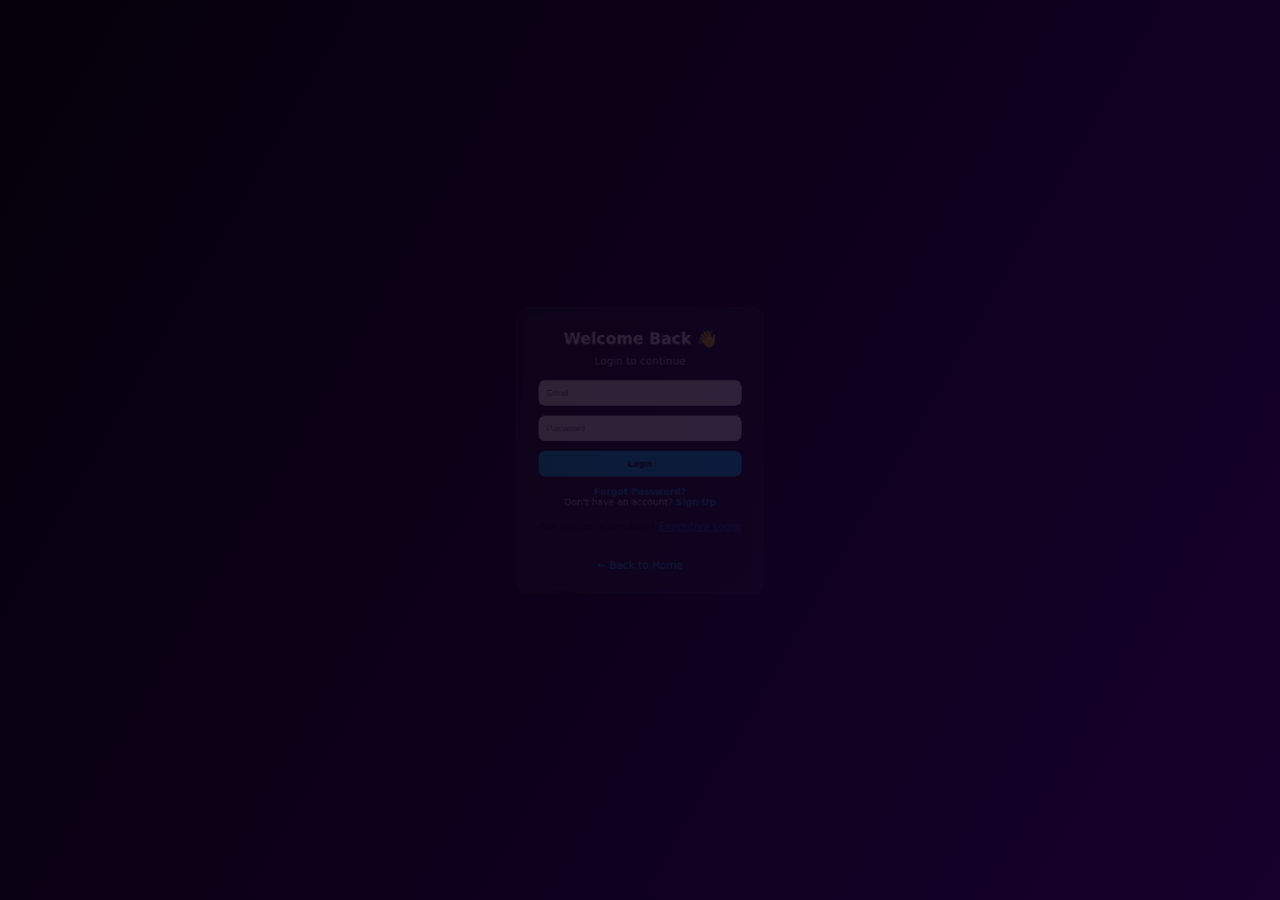
<file: checkout.html>
﻿<!DOCTYPE html>
<html lang="en">
<head>
  <meta charset="UTF-8" />
  <meta name="viewport" content="width=device-width, initial-scale=1.0"/>
  <title>Checkout | Rishav Software</title>
  <link rel="stylesheet" href="dashboard.css" />
  <link rel="stylesheet" href="https://unpkg.com/aos@next/dist/aos.css" />
</head>

<body>
  <div class="dashboard-container">
    <!-- Header -->
    <header class="dashboard-header">
      <div class="logo-section">
        <h1 class="logo">RR</h1>
      </div>
      <div class="user-info">
        <button onclick="goHome()" class="btn-home">🏠 Home</button>
        <div class="user-profile">
          <div class="user-avatar">👤</div>
          <div class="user-details">
            <span class="user-name" id="user-name-display">User Name</span>
            <span class="user-email" id="user-email-display">user@example.com</span>
          </div>
        </div>
        <button onclick="handleLogout()" class="btn-logout">Logout</button>
      </div>
    </header>

    <!-- Main Content -->
    <main class="main-content">
      <section class="content-section active">
        <h2>Checkout</h2>
        <div class="checkout-container">
          <div class="checkout-content">
            <!-- Order Summary Left Side -->
            <div class="checkout-summary">
              <h3>Order Summary</h3>
              <div id="checkout-items">
                <!-- Items will be loaded here -->
              </div>
              <div class="checkout-totals">
                <p>Subtotal: <span id="checkout-subtotal">$0</span></p>
                <p>Tax (10%): <span id="checkout-tax">$0</span></p>
                <p class="total"><strong>Total: <span id="checkout-total">$0</span></strong></p>
              </div>
            </div>

            <!-- Shipping Address Right Side -->
            <div class="checkout-address">
              <h3>Shipping Address</h3>
              <form id="address-form" onsubmit="processCheckout(event)">
                <div class="form-group">
                  <label for="fullname">Full Name *</label>
                  <input type="text" id="fullname" name="fullname" required placeholder="Enter your full name">
                </div>

                <div class="form-group">
                  <label for="email">Email Address *</label>
                  <input type="email" id="email" name="email" required placeholder="Enter your email">
                </div>

                <div class="form-group">
                  <label for="phone">Phone Number *</label>
                  <input type="tel" id="phone" name="phone" required placeholder="Enter your phone number">
                </div>

                <div class="form-group">
                  <label for="street">Street Address *</label>
                  <input type="text" id="street" name="street" required placeholder="Enter your street address">
                </div>

                <div class="form-row">
                  <div class="form-group">
                    <label for="city">City *</label>
                    <input type="text" id="city" name="city" required placeholder="Enter your city">
                  </div>
                  <div class="form-group">
                    <label for="state">State/Province *</label>
                    <input type="text" id="state" name="state" required placeholder="Enter state/province">
                  </div>
                </div>

                <div class="form-row">
                  <div class="form-group">
                    <label for="zipcode">Zip/Postal Code *</label>
                    <input type="text" id="zipcode" name="zipcode" required placeholder="Enter zip code">
                  </div>
                  <div class="form-group">
                    <label for="country">Country *</label>
                    <input type="text" id="country" name="country" required placeholder="Enter country">
                  </div>
                </div>

                <div class="form-group checkbox">
                  <label>
                    <input type="checkbox" id="same-as-billing" checked>
                    Same as billing address
                  </label>
                </div>

                <button type="submit" class="btn-process">Process Order</button>
              </form>
            </div>
          </div>
        </div>
      </section>
    </main>
  </div>

  <script src="https://unpkg.com/aos@next/dist/aos.js"></script>
  <script>
    AOS.init({ once: true });

    let cart = [];
    let userEmail = '';

    window.addEventListener('load', function() {
      const isLoggedIn = sessionStorage.getItem('isLoggedIn');
      if (!isLoggedIn) {
        alert('Please login to proceed to checkout.');
        window.location.href = 'login.html';
        return;
      }

      userEmail = sessionStorage.getItem('userEmail');
      const userName = sessionStorage.getItem('userName') || 'User';
      document.getElementById('user-name-display').textContent = userName;
      document.getElementById('user-email-display').textContent = userEmail;

      loadCart();
      displayCheckoutItems();
    });

    function loadCart() {
      const cartKey = `cart-${userEmail}`;
      const savedCart = localStorage.getItem(cartKey);
      cart = savedCart ? JSON.parse(savedCart) : [];
    }

    function displayCheckoutItems() {
      const container = document.getElementById('checkout-items');
      let subtotal = 0;

      if (cart.length === 0) {
        container.innerHTML = '<p style="color: #00c6ff; font-style: italic;">Your cart is empty. Add items from the products page.</p>';
        document.getElementById('checkout-subtotal').textContent = '$0.00';
        document.getElementById('checkout-tax').textContent = '$0.00';
        document.getElementById('checkout-total').textContent = '$0.00';
        return;
      }

      container.innerHTML = cart.map(item => {
        const itemTotal = item.price * item.quantity;
        subtotal += itemTotal;
        return `
          <div class="checkout-item">
            <span>${item.name} (x${item.quantity})</span>
            <span>$${itemTotal.toFixed(2)}</span>
          </div>
        `;
      }).join('');

      const tax = subtotal * 0.1;
      const total = subtotal + tax;

      document.getElementById('checkout-subtotal').textContent = `$${subtotal.toFixed(2)}`;
      document.getElementById('checkout-tax').textContent = `$${tax.toFixed(2)}`;
      document.getElementById('checkout-total').textContent = `$${total.toFixed(2)}`;
    }

    function processPayment(event) {
      event.preventDefault();

      // Simulate payment processing
      alert('Processing payment...');

      setTimeout(() => {
        completeOrder();
      }, 2000);
    }

    function processCheckout(event) {
      event.preventDefault();

      // Collect address data
      const fullname = document.getElementById('fullname').value;
      const email = document.getElementById('email').value;
      const phone = document.getElementById('phone').value;
      const street = document.getElementById('street').value;
      const city = document.getElementById('city').value;
      const state = document.getElementById('state').value;
      const zipcode = document.getElementById('zipcode').value;
      const country = document.getElementById('country').value;

      // Validate address
      if (!fullname || !email || !phone || !street || !city || !state || !zipcode || !country) {
        alert('Please fill in all address fields');
        return;
      }

      // Store address in sessionStorage for payment page
      const shippingAddress = {
        fullname: fullname,
        email: email,
        phone: phone,
        street: street,
        city: city,
        state: state,
        zipcode: zipcode,
        country: country
      };

      sessionStorage.setItem('shippingAddress', JSON.stringify(shippingAddress));
      
      // Redirect to payment page
      window.location.href = 'payment.html';
    }

    function completeOrder() {
      const subtotal = cart.reduce((sum, item) => sum + (item.price * item.quantity), 0);
      const tax = subtotal * 0.1;
      const finalTotal = subtotal + tax;

      const order = {
        id: 'ORD-' + Date.now(),
        date: new Date().toLocaleDateString(),
        products: cart.map(item => `${item.name} (x${item.quantity})`).join(', '),
        amount: finalTotal,
        status: 'Completed',
        quantity: cart.reduce((sum, item) => sum + item.quantity, 0)
      };

      // Save order to user orders
      const ordersKey = `orders-${userEmail}`;
      const existingOrders = JSON.parse(localStorage.getItem(ordersKey) || '[]');
      existingOrders.unshift(order);
      localStorage.setItem(ordersKey, JSON.stringify(existingOrders));

      // Save to admin system
      const userName = sessionStorage.getItem('userName') || 'Guest User';
      const allUsers = JSON.parse(localStorage.getItem('all-users') || '{}');
      if (!allUsers[userEmail]) {
        allUsers[userEmail] = {
          name: userName,
          email: userEmail,
          registrationDate: new Date().toLocaleDateString(),
          orders: []
        };
      }
      allUsers[userEmail].orders = allUsers[userEmail].orders || [];
      allUsers[userEmail].orders.push(order);
      localStorage.setItem('all-users', JSON.stringify(allUsers));

      // Clear cart
      cart = [];
      const cartKey = `cart-${userEmail}`;
      localStorage.removeItem(cartKey);

      alert(`Payment successful! Order ID: ${order.id}\nTotal: $${finalTotal.toFixed(2)}\nThank you for your purchase!`);
      window.location.href = 'dashboard.html';
    }

    function handleLogout() {
      sessionStorage.removeItem('isLoggedIn');
      sessionStorage.removeItem('userName');
      sessionStorage.removeItem('userEmail');
      alert('Logged out successfully!');
      window.location.href = 'index.html';
    }

    function goHome() {
      window.location.href = 'dashboard.html';
    }
  </script>
</body>
</html>
</file>
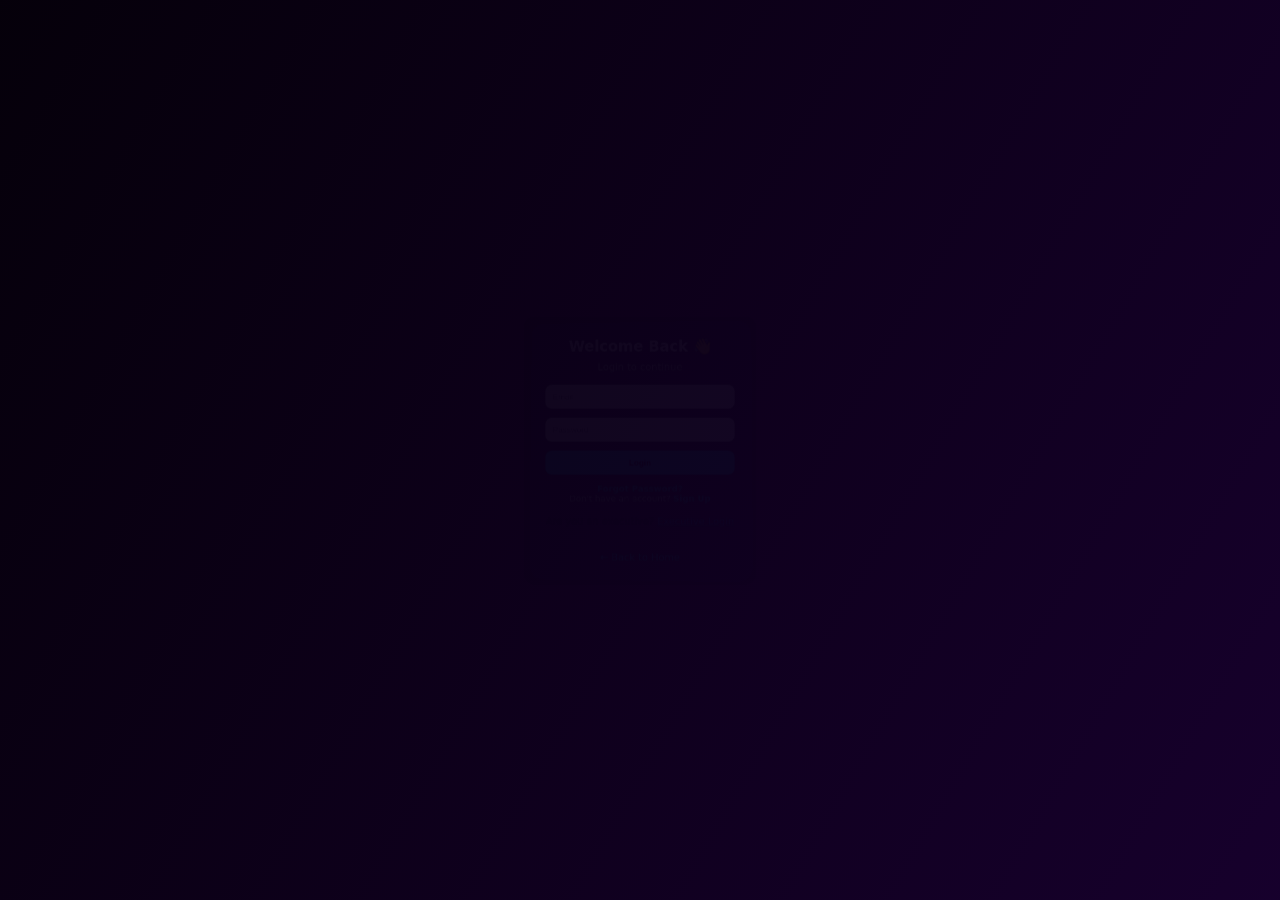
<file: dashboard.html>
﻿<!DOCTYPE html>
<html lang="en">
<head>
  <meta charset="UTF-8" />
  <meta name="viewport" content="width=device-width, initial-scale=1.0"/>
  <title>Dashboard | Rishav Software</title>
  <link rel="stylesheet" href="dashboard.css" />
  <link rel="stylesheet" href="https://unpkg.com/aos@next/dist/aos.css" />
</head>

<body>
  <div class="dashboard-container">
    <!-- Header -->
    <header class="dashboard-header">
      <div class="logo-section">
        <h1 class="logo">RR</h1>
      </div>
      <div class="user-info">
        <button onclick="goHome()" class="btn-home">🏠 Home</button>
        <div class="user-profile">
          <div class="user-avatar">👤</div>
          <div class="user-details">
            <span class="user-name" id="user-name-display">User Name</span>
            <span class="user-email" id="user-email-display">user@example.com</span>
          </div>
        </div>
        <button onclick="handleLogout()" class="btn-logout">Logout</button>
      </div>
    </header>

    <!-- Sidebar Navigation -->
    <aside class="sidebar">
      <nav>
        <a href="#" onclick="showSection('dashboard')" class="nav-link active">📊 Dashboard</a>
        <a href="products.html" class="nav-link" target="_self">🛍️ Products</a>
        <a href="#" onclick="showSection('cart')" class="nav-link">🛒 Cart</a>
        <a href="#" onclick="showSection('orders')" class="nav-link">📋 Order History</a>
        <a href="#" onclick="showSection('profile')" class="nav-link">👤 Profile</a>
        <a href="#" onclick="showSection('settings')" class="nav-link">⚙️ Settings</a>
        <a href="#" onclick="showSection('support')" class="nav-link">🔧 Support</a>
      </nav>
    </aside>

    <!-- Main Content -->
    <main class="main-content">
      <!-- Dashboard Section -->
      <section id="dashboard" class="content-section active">
        <h2>Dashboard</h2>
        <div class="dashboard-stats">
          <div class="stat-card" data-aos="zoom-in">
            <h3>Total Orders</h3>
            <p class="stat-number" id="total-orders">0</p>
          </div>
          <div class="stat-card" data-aos="zoom-in" data-aos-delay="100">
            <h3>Cart Items</h3>
            <p class="stat-number" id="cart-count">0</p>
          </div>
          <div class="stat-card" data-aos="zoom-in" data-aos-delay="200">
            <h3>Total Spent</h3>
            <p class="stat-number" id="total-spent">$0</p>
          </div>
        </div>
      </section>

      <!-- Products Section -->
      <section id="products" class="content-section">
        <h2>Software Products</h2>
        <div class="products-grid" id="products-grid">
          <!-- Products will be loaded here -->
        </div>
      </section>

      <!-- Cart Section -->
      <section id="cart" class="content-section">
        <h2>Shopping Cart</h2>
        <div class="cart-container">
          <table class="cart-table" id="cart-table">
            <thead>
              <tr>
                <th>Product</th>
                <th>Price</th>
                <th>Quantity</th>
                <th>Total</th>
                <th>Action</th>
              </tr>
            </thead>
            <tbody id="cart-body">
              <!-- Cart items will be loaded here -->
            </tbody>
          </table>
          <div class="cart-summary">
            <p>Subtotal: <span id="subtotal">$0</span></p>
            <p>Tax (10%): <span id="tax">$0</span></p>
            <p class="total"><strong>Total: <span id="total">$0</span></strong></p>
            <button class="btn-checkout" onclick="window.location.href='checkout.html'">Proceed to Checkout</button>
          </div>
          <div id="empty-cart" class="empty-message" style="display:none;">
            Your cart is empty!
          </div>
        </div>
      </section>

      <!-- Orders Section -->
      <section id="orders" class="content-section">
        <h2>Order History</h2>
        <div class="orders-container">
          <table class="orders-table" id="orders-table">
            <thead>
              <tr>
                <th>Order ID</th>
                <th>Date</th>
                <th>Products</th>
                <th>Amount</th>
                <th>Status</th>
              </tr>
            </thead>
            <tbody id="orders-body">
              <!-- Orders will be loaded here -->
            </tbody>
          </table>
          <div id="no-orders" class="empty-message" style="display:none;">
            <p>🛒 No orders yet. Start shopping to place your first order!</p>
          </div>
        </div>
      </section>

      <!-- Support Section -->
      <section id="support" class="content-section">
        <h2>Support & Help</h2>
        <div class="support-container">
          <div class="support-options">
            <div class="support-item" data-aos="fade-up">
              <h3>📧 Email Support</h3>
              <p>Get help via email</p>
              <button onclick="contactSupport('email')" class="btn-support">Send Email</button>
            </div>
            <div class="support-item" data-aos="fade-up" data-aos-delay="100">
              <h3>💬 Live Chat</h3>
              <p>Chat with our support team</p>
              <button onclick="contactSupport('chat')" class="btn-support">Start Chat</button>
            </div>
            <div class="support-item" data-aos="fade-up" data-aos-delay="200">
              <h3>📞 Phone Support</h3>
              <p>Speak with our experts</p>
              <button onclick="contactSupport('phone')" class="btn-support">Call Now</button>
            </div>
            <div class="support-item" data-aos="fade-up" data-aos-delay="300">
              <h3>📚 Help Center</h3>
              <p>Browse FAQs and guides</p>
              <button onclick="contactSupport('help')" class="btn-support">Visit Help Center</button>
            </div>
          </div>
        </div>
      </section>

      <!-- Profile Section -->
      <section id="profile" class="content-section">
        <h2>My Profile</h2>
        <div class="profile-container">
          <!-- Profile Header -->
          <div class="profile-header">
            <div class="profile-avatar">
              <div class="avatar-circle">👤</div>
            </div>
            <div class="profile-basic">
              <h3 id="profile-name"></h3>
              <p id="profile-email"></p>
              <p class="member-since">Member since: <span id="profile-date"></span></p>
            </div>
          </div>

          <!-- Profile Sections -->
          <div class="profile-sections">
            <!-- Personal Information -->
            <div class="profile-section-card">
              <h4>👤 Personal Information</h4>
              <div class="profile-details-grid">
                <div class="detail-item">
                  <label>Full Name:</label>
                  <span id="profile-full-name"></span>
                </div>
                <div class="detail-item">
                  <label>Email Address:</label>
                  <span id="profile-email-detail"></span>
                </div>
                <div class="detail-item">
                  <label>Account Type:</label>
                  <span id="profile-account-type"></span>
                </div>
                <div class="detail-item">
                  <label>Registration Date:</label>
                  <span id="profile-reg-date"></span>
                </div>
              </div>
            </div>

            <!-- Account Statistics -->
            <div class="profile-section-card">
              <h4>📊 Account Statistics</h4>
              <div class="profile-stats-grid">
                <div class="stat-box">
                  <div class="stat-number" id="profile-total-orders">0</div>
                  <div class="stat-label">Total Orders</div>
                </div>
                <div class="stat-box">
                  <div class="stat-number" id="profile-total-spent">$0</div>
                  <div class="stat-label">Total Spent</div>
                </div>
                <div class="stat-box">
                  <div class="stat-number" id="profile-active-products">0</div>
                  <div class="stat-label">Active Products</div>
                </div>
                <div class="stat-box">
                  <div class="stat-number" id="profile-avg-order">$0</div>
                  <div class="stat-label">Avg. Order Value</div>
                </div>
              </div>
            </div>

            <!-- Recent Activity -->
            <div class="profile-section-card">
              <h4>🕒 Recent Activity</h4>
              <div class="activity-list" id="recent-activity">
                <div class="activity-item">
                  <div class="activity-icon">🛒</div>
                  <div class="activity-content">
                    <p>Welcome to Rishav Software!</p>
                    <span class="activity-time">Account created</span>
                  </div>
                </div>
                <!-- More activities will be loaded here -->
              </div>
            </div>

            <!-- Account Status -->
            <div class="profile-section-card">
              <h4>🔐 Account Status</h4>
              <div class="account-status">
                <div class="status-item">
                  <span class="status-label">Email Verification:</span>
                  <span class="status-value verified" id="email-verification">✔️ Verified</span>
                </div>
                <div class="status-item">
                  <span class="status-label">Two-Factor Auth:</span>
                  <span class="status-value disabled" id="two-factor-status">✖️ Disabled</span>
                </div>
                <div class="status-item">
                  <span class="status-label">Subscription:</span>
                  <span class="status-value active" id="subscription-status">✔️ Active</span>
                </div>
                <div class="status-item">
                  <span class="status-label">Last Login:</span>
                  <span class="status-value" id="last-login">Today</span>
                </div>
              </div>
            </div>
          </div>
        </div>
      </section>

      <!-- Settings Section -->
      <section id="settings" class="content-section">
        <h2>Account Settings</h2>
        <div class="settings-container">
          <div class="settings-section">
            <h3>Personal Information</h3>
            <form class="settings-form" onsubmit="updateProfile(event)">
              <div class="form-group">
                <label for="settings-name">Full Name</label>
                <input type="text" id="settings-name" required>
              </div>
              <div class="form-group">
                <label for="settings-email">Email</label>
                <input type="email" id="settings-email" required>
              </div>
              <button type="submit" class="btn-settings">Update Profile</button>
            </form>
          </div>
          <div class="settings-section">
            <h3>Password</h3>
            <form class="settings-form" onsubmit="changePassword(event)">
              <div class="form-group">
                <label for="current-password">Current Password</label>
                <input type="password" id="current-password" required>
              </div>
              <div class="form-group">
                <label for="new-password">New Password</label>
                <input type="password" id="new-password" required minlength="6">
              </div>
              <div class="form-group">
                <label for="confirm-password">Confirm New Password</label>
                <input type="password" id="confirm-password" required minlength="6">
              </div>
              <button type="submit" class="btn-settings">Change Password</button>
            </form>
          </div>
          <div class="settings-section">
            <h3>Notifications</h3>
            <div class="notification-settings">
              <label class="toggle-label">
                <input type="checkbox" id="email-notifications" checked>
                <span class="toggle-slider"></span>
                Email notifications for orders
              </label>
              <label class="toggle-label">
                <input type="checkbox" id="product-updates" checked>
                <span class="toggle-slider"></span>
                Product updates and news
              </label>
              <label class="toggle-label">
                <input type="checkbox" id="security-alerts">
                <span class="toggle-slider"></span>
                Security alerts
              </label>
            </div>
          </div>
        </div>
      </section>
    </main>
  </div>

  <!-- Product Modal -->
  <div id="product-modal" class="modal">
    <div class="modal-content">
      <span class="close" onclick="closeModal()">&times;</span>
      <h2 id="modal-title"></h2>
      <p id="modal-description"></p>
      <p class="modal-price">Price: <strong id="modal-price"></strong></p>
      <input type="number" id="modal-quantity" min="1" max="10" value="1" placeholder="Quantity">
      <button onclick="addToCart()" class="btn-add-to-cart">Add to Cart</button>
    </div>
  </div>

  <script src="https://unpkg.com/aos@next/dist/aos.js"></script>
  <script>
    AOS.init({ once: true });

    let cart = [];
    let orders = [];
    const products = [
      { id: 1, name: 'Project Management Pro', price: 99, description: 'Advanced project management software' },
      { id: 2, name: 'Design Studio Elite', price: 149, description: 'Professional design and graphics tool' },
      { id: 3, name: 'Code Editor Premium', price: 79, description: 'Advanced code editing with AI assistance' },
      { id: 4, name: 'Data Analytics Suite', price: 199, description: 'Comprehensive data analysis platform' },
      { id: 5, name: 'Security Guardian', price: 129, description: 'Enterprise security and encryption software' },
      { id: 6, name: 'Cloud Storage Plus', price: 59, description: 'Unlimited cloud storage solution' }
    ];

    let currentProduct = null;
    let userEmail = null;

    // Initialize
    window.addEventListener('load', function() {
      // dashboard should rely on sessionStorage for per-tab/multiuser support
      const isLoggedIn = sessionStorage.getItem('isLoggedIn');
      if (!isLoggedIn) {
        alert('Please login to access your dashboard.');
        window.location.href = 'login.html';
        return;
      }

      const userName = sessionStorage.getItem('userName') || 'Guest User';
      userEmail = sessionStorage.getItem('userEmail') || 'guest@example.com';
      
      // Show profile
      document.getElementById('user-name-display').textContent = userName;
      document.getElementById('user-email-display').textContent = userEmail;
      
      loadCart();
      loadOrders();
      loadProducts();
      updateStats();

      // Check URL hash for section
      const hash = window.location.hash.substring(1);
      if (hash) {
        showSection(hash);
      }

      // Load profile info
      loadProfile();

      // Auto-refresh order status every 5 seconds to catch admin updates
      setInterval(function() {
        if (document.getElementById('orders').classList.contains('active')) {
          loadOrders();
          updateStats();
        }
      }, 5000);
    });

    function loadProducts() {
      const grid = document.getElementById('products-grid');
      grid.innerHTML = products.map(product => `
        <div class="product-card" data-aos="fade-up">
          <h3>${product.name}</h3>
          <p>${product.description}</p>
          <p class="price">$${product.price}</p>
          <button onclick="openProductModal(${product.id})" class="btn-view">View Details</button>
        </div>
      `).join('');
    }

    function openProductModal(productId) {
      currentProduct = products.find(p => p.id === productId);
      document.getElementById('modal-title').textContent = currentProduct.name;
      document.getElementById('modal-description').textContent = currentProduct.description;
      document.getElementById('modal-price').textContent = `$${currentProduct.price}`;
      document.getElementById('modal-quantity').value = 1;
      document.getElementById('product-modal').style.display = 'block';
    }

    function closeModal() {
      document.getElementById('product-modal').style.display = 'none';
    }

    function addToCart() {
      const quantity = parseInt(document.getElementById('modal-quantity').value);
      const existingItem = cart.find(item => item.id === currentProduct.id);
      
      if (existingItem) {
        existingItem.quantity += quantity;
      } else {
        cart.push({
          id: currentProduct.id,
          name: currentProduct.name,
          price: currentProduct.price,
          quantity: quantity
        });
      }
      
      localStorage.setItem('cart', JSON.stringify(cart));
      updateStats();
      updateStats();
      closeModal();
      alert('Added to cart!');
    }

    function loadCart() {
      const cartKey = `cart-${userEmail}`;
      const savedCart = localStorage.getItem(cartKey);
      cart = savedCart ? JSON.parse(savedCart) : [];
      updateCartDisplay();
    }

    function saveCart() {
      const cartKey = `cart-${userEmail}`;
      localStorage.setItem(cartKey, JSON.stringify(cart));
    }

    function updateCartDisplay() {
      const tbody = document.getElementById('cart-body');
      const emptyCart = document.getElementById('empty-cart');
      
      if (cart.length === 0) {
        tbody.innerHTML = '';
        emptyCart.style.display = 'block';
        updateCartSummary();
        return;
      }
      
      emptyCart.style.display = 'none';
      tbody.innerHTML = cart.map((item, index) => `
        <tr>
          <td>${item.name}</td>
          <td>$${item.price}</td>
          <td>
            <input type="number" min="1" value="${item.quantity}" onchange="updateQuantity(${index}, this.value)">
          </td>
          <td>$${(item.price * item.quantity).toFixed(2)}</td>
          <td><button onclick="removeFromCart(${index})" class="btn-remove">Remove</button></td>
        </tr>
      `).join('');
      
      updateCartSummary();
    }

    function updateQuantity(index, quantity) {
      cart[index].quantity = parseInt(quantity);
      saveCart();
      updateCartDisplay();
      updateStats();
    }

    function removeFromCart(index) {
      cart.splice(index, 1);
      saveCart();
      updateCartDisplay();
      updateStats();
    }

    function updateCartSummary() {
      const subtotal = cart.reduce((sum, item) => sum + (item.price * item.quantity), 0);
      const tax = subtotal * 0.1;
      const total = subtotal + tax;
      
      document.getElementById('subtotal').textContent = `$${subtotal.toFixed(2)}`;
      document.getElementById('tax').textContent = `$${tax.toFixed(2)}`;
      document.getElementById('total').textContent = `$${total.toFixed(2)}`;
    }

    function handleCheckout() {
      if (cart.length === 0) {
        alert('Your cart is empty!');
        return;
      }
      
      const total = cart.reduce((sum, item) => sum + (item.price * item.quantity), 0);
      const tax = total * 0.1;
      const finalTotal = total + tax;
      
      const order = {
        id: 'ORD-' + Date.now(),
        date: new Date().toLocaleDateString(),
        products: cart.map(item => item.name).join(', '),
        amount: finalTotal,
        status: 'Completed',
        quantity: cart.reduce((sum, item) => sum + item.quantity, 0)
      };
      
      orders.unshift(order);
      const ordersKey = `orders-${userEmail}`;
      localStorage.setItem(ordersKey, JSON.stringify(orders));
      
      // Save to admin system (name stored in session)
      const userName = sessionStorage.getItem('userName') || 'Guest User';
      
      const allUsers = JSON.parse(localStorage.getItem('all-users') || '{}');
      if (!allUsers[userEmail]) {
        allUsers[userEmail] = {
          name: userName,
          email: userEmail,
          registrationDate: new Date().toLocaleDateString(),
          orders: []
        };
      }
      
      allUsers[userEmail].orders = allUsers[userEmail].orders || [];
      allUsers[userEmail].orders.push(order);
      localStorage.setItem('all-users', JSON.stringify(allUsers));
      
      cart = [];
      saveCart();
      
      updateCartDisplay();
      loadOrders();
      updateStats();
      
      alert(`Order placed successfully! Order ID: ${order.id}\nTotal: $${finalTotal.toFixed(2)}`);
    }

    function loadProfile() {
      const userName = sessionStorage.getItem('userName') || 'User';
      const userEmail = sessionStorage.getItem('userEmail');
      const allUsers = JSON.parse(localStorage.getItem('all-users') || '{}');
      const userData = allUsers[userEmail] || {};
      
      // Basic info
      document.getElementById('profile-name').textContent = userName;
      document.getElementById('profile-email').textContent = userEmail;
      document.getElementById('profile-full-name').textContent = userName;
      document.getElementById('profile-email-detail').textContent = userEmail;
      document.getElementById('profile-date').textContent = userData.registrationDate || new Date().toLocaleDateString();
      document.getElementById('profile-reg-date').textContent = userData.registrationDate || new Date().toLocaleDateString();
      
      // Account type based on order history
      const orders = userData.orders || [];
      const accountType = orders.length > 5 ? 'Premium User' : orders.length > 0 ? 'Active User' : 'New User';
      document.getElementById('profile-account-type').textContent = accountType;
      
      // Statistics
      const totalOrders = orders.length;
      const totalSpent = orders.reduce((sum, order) => sum + order.amount, 0);
      const avgOrder = totalOrders > 0 ? (totalSpent / totalOrders).toFixed(2) : 0;
      const activeProducts = orders.filter(order => order.status === 'Completed').length; // Simplified
      
      document.getElementById('profile-total-orders').textContent = totalOrders;
      document.getElementById('profile-total-spent').textContent = `$${totalSpent.toFixed(2)}`;
      document.getElementById('profile-active-products').textContent = activeProducts;
      document.getElementById('profile-avg-order').textContent = `$${avgOrder}`;
      
      // Recent activity
      loadRecentActivity(orders);
      
      // Account status
      updateAccountStatus(userData);
      
      // Last login
      const lastLogin = localStorage.getItem('lastLogin') || 'First login';
      document.getElementById('last-login').textContent = lastLogin;
      
      // Update last login
      localStorage.setItem('lastLogin', new Date().toLocaleDateString());
      
      // Load settings form
      document.getElementById('settings-name').value = userName;
      document.getElementById('settings-email').value = userEmail;
    }

    function updateAccountStatus(userData) {
      // Email verification - assume verified if account exists
      document.getElementById('email-verification').textContent = '✔️ Verified';
      document.getElementById('email-verification').className = 'status-value verified';
      
      // Two-factor auth - check if enabled (could be stored in userData)
      const twoFactorEnabled = userData.twoFactorEnabled || false;
      document.getElementById('two-factor-status').textContent = twoFactorEnabled ? '✔️ Enabled' : '✖️ Disabled';
      document.getElementById('two-factor-status').className = twoFactorEnabled ? 'status-value verified' : 'status-value disabled';
      
      // Subscription status based on recent activity
      const orders = userData.orders || [];
      const hasRecentOrder = orders.some(order => {
        const orderDate = new Date(order.date);
        const thirtyDaysAgo = new Date();
        thirtyDaysAgo.setDate(thirtyDaysAgo.getDate() - 30);
        return orderDate > thirtyDaysAgo;
      });
      
      const subscriptionStatus = hasRecentOrder ? '✔️ Active' : orders.length > 0 ? '⏸️ Inactive' : '✖️ None';
      const subscriptionClass = hasRecentOrder ? 'verified' : orders.length > 0 ? 'active' : 'disabled';
      document.getElementById('subscription-status').textContent = subscriptionStatus;
      document.getElementById('subscription-status').className = `status-value ${subscriptionClass}`;
    }

    function loadRecentActivity(orders) {
      const activityList = document.getElementById('recent-activity');
      const recentOrders = orders.slice(-5).reverse(); // Last 5 orders
      
      let activityHTML = `
        <div class="activity-item">
          <div class="activity-icon">🎉</div>
          <div class="activity-content">
            <p>Welcome to Rishav Software!</p>
            <span class="activity-time">Account created</span>
          </div>
        </div>
      `;
      
      // Add login activity
      const lastLogin = localStorage.getItem('lastLogin');
      if (lastLogin && lastLogin !== 'First login') {
        activityHTML += `
          <div class="activity-item">
            <div class="activity-icon">📑</div>
            <div class="activity-content">
              <p>Logged into account</p>
              <span class="activity-time">${lastLogin}</span>
            </div>
          </div>
        `;
      }
      
      // Add recent orders
      recentOrders.forEach(order => {
        activityHTML += `
          <div class="activity-item">
            <div class="activity-icon">🛒</div>
            <div class="activity-content">
              <p>Order #${order.id} completed</p>
              <span class="activity-time">${order.date} - $${order.amount.toFixed(2)}</span>
            </div>
          </div>
        `;
      });
      
      // Add profile update activity if recent
      const profileUpdated = localStorage.getItem('profileLastUpdated');
      if (profileUpdated) {
        const updateDate = new Date(profileUpdated);
        const now = new Date();
        const daysSinceUpdate = Math.floor((now - updateDate) / (1000 * 60 * 60 * 24));
        
        if (daysSinceUpdate < 7) {
          activityHTML += `
            <div class="activity-item">
              <div class="activity-icon">👤</div>
              <div class="activity-content">
                <p>Profile information updated</p>
                <span class="activity-time">${updateDate.toLocaleDateString()}</span>
              </div>
            </div>
          `;
        }
      }
      
      activityList.innerHTML = activityHTML;
    }

    function updateProfile(event) {
      event.preventDefault();
      const newName = document.getElementById('settings-name').value;
      const newEmail = document.getElementById('settings-email').value;
      
      if (newEmail !== userEmail) {
        alert('Email change not supported in demo. Please contact support.');
        return;
      }
      
      localStorage.setItem('userName', newName);
      localStorage.setItem('profileLastUpdated', new Date().toISOString());
      alert('Profile updated successfully!');
      loadProfile();
    }

    function changePassword(event) {
      event.preventDefault();
      const currentPass = document.getElementById('current-password').value;
      const newPass = document.getElementById('new-password').value;
      const confirmPass = document.getElementById('confirm-password').value;
      
      if (newPass !== confirmPass) {
        alert('New passwords do not match!');
        return;
      }
      
      const users = JSON.parse(localStorage.getItem('users') || '{}');
      if (users[userEmail] && users[userEmail].password === currentPass) {
        users[userEmail].password = newPass;
        localStorage.setItem('users', JSON.stringify(users));
        alert('Password changed successfully!');
        document.getElementById('current-password').value = '';
        document.getElementById('new-password').value = '';
        document.getElementById('confirm-password').value = '';
      } else {
        alert('Current password is incorrect!');
      }
    }

    function contactSupport(type) {
      switch(type) {
        case 'email':
          window.location.href = 'mailto:support@rishavsoft.com?subject=Support Request';
          break;
        case 'chat':
          openLiveChat();
          break;
        case 'phone':
          window.location.href = 'tel:+91-9211585089';
          break;
        case 'help':
          alert('Help center feature coming soon! Please check our documentation.');
          break;
      }
    }

    function openLiveChat() {
      // Show live chat modal
      const modal = document.getElementById('live-chat-modal') || createLiveChatModal();
      modal.style.display = 'flex';
      loadLiveChatHistory();
    }

    function createLiveChatModal() {
      const modal = document.createElement('div');
      modal.id = 'live-chat-modal';
      modal.style.cssText = `
        position: fixed;
        top: 0;
        left: 0;
        right: 0;
        bottom: 0;
        background: rgba(0,0,0,0.8);
        display: flex;
        align-items: center;
        justify-content: center;
        z-index: 2000;
      `;
      modal.innerHTML = `
        <div style="background: linear-gradient(120deg, #000, #1a0033); width: 500px; height: 600px; border-radius: 12px; border: 2px solid #00c6ff; padding: 20px; display: flex; flex-direction: column;">
          <div style="display: flex; justify-content: space-between; align-items: center; margin-bottom: 15px; border-bottom: 1px solid #00c6ff; padding-bottom: 15px;">
            <h3 style="color: #00c6ff; margin: 0;">💬 Live Chat Support</h3>
            <div style="display:flex; align-items:center;">
              <button class="btn-end-chat" onclick="userEndChat()" style="display:none; background:#ff4444; border:none; color:#fff; padding:4px 8px; border-radius:6px; cursor:pointer; margin-right:10px;">End Chat</button>
              <button onclick="closeLiveChat()" style="background: none; border: none; color: #00ff88; font-size: 24px; cursor: pointer;">✔️</button>
            </div>
          </div>
          <div id="chat-messages-container" style="flex: 1; overflow-y: auto; margin-bottom: 15px; padding: 10px; border: 1px solid #00c6ff; border-radius: 8px;">
            <!-- Messages will appear here -->
          </div>
          <div id="offer-end-controls" style="display:none; text-align:center; margin-bottom:10px;">
            <button onclick="handleOfferResponse('needMore')" class="btn-offer" style="margin-right:8px;">Need More Help</button>
            <button onclick="handleOfferResponse('end')" class="btn-offer">End Chat</button>
          </div>
          <div style="display: flex; gap: 10px;">
            <input type="text" id="live-chat-input" placeholder="Type message..." style="flex: 1; padding: 10px; background: rgba(255,255,255,0.08); border: 2px solid rgba(0,198,255,0.3); border-radius: 8px; color: white; font-size: 14px;" onkeypress="if(event.key==='Enter') sendLiveChatMessage()">
            <button onclick="sendLiveChatMessage()" style="padding: 10px 20px; background: linear-gradient(135deg, #00c6ff, #00ff88); border: none; border-radius: 8px; color: black; font-weight: 600; cursor: pointer;">Send</button>
          </div>
        </div>
      `;
      document.body.appendChild(modal);
      return modal;
    }

    function loadLiveChatHistory() {
      const container = document.getElementById('chat-messages-container');
      const offerControls = document.getElementById('offer-end-controls');
      const allChats = JSON.parse(localStorage.getItem('liveChats') || '[]');
      const userChats = allChats.filter(chat => chat.email === userEmail);
      
      if (userChats.length === 0) {
        container.innerHTML = `<div style="color: #00c6ff; text-align: center; padding: 20px;">No previous chats. Start typing below!</div>`;
        if (offerControls) offerControls.style.display = 'none';
        return;
      }

      container.innerHTML = userChats.map(msg => `
        <div style="margin-bottom: 10px; padding: 8px; border-radius: 6px; background: ${msg.sender === 'user' ? 'linear-gradient(135deg, #00c6ff, #00ff88)' : 'rgba(0,198,255,0.1)'}; color: ${msg.sender === 'user' ? 'black' : '#00c6ff'};">
          <strong>${msg.sender === 'user' ? 'You' : 'Support'}:</strong> ${msg.message}
          <div style="font-size: 0.8rem; opacity: 0.7; margin-top: 5px;">${msg.time}</div>
        </div>
      `).join('');

      // check for pending offer and show response buttons
      let lastOffer = null;
      let offerIdx = -1;
      userChats.forEach((msg, idx) => {
        // ignore any self-offers (shouldn't exist) – only support staff can create them
        if (msg.offerEnd && msg.sender !== 'user') { lastOffer = msg; offerIdx = idx; }
      });
      if (lastOffer) {
        const responded = userChats.slice(offerIdx + 1).some(c => c.offerEndResponse);
        if (!responded && offerControls) offerControls.style.display = 'flex';
        else if (offerControls) offerControls.style.display = 'none';
      } else if (offerControls) {
        offerControls.style.display = 'none';
      }

      // end-chat button visibility/disabled state
      const endBtn = document.querySelector('.btn-end-chat');
      if (endBtn) {
        if (lastOffer && lastOffer.sender !== 'user') {
          // show it; disable if already closed
          endBtn.style.display = 'inline-block';
          const lastMsg = userChats[userChats.length - 1];
          endBtn.disabled = lastMsg && lastMsg.status === 'closed';
          endBtn.style.opacity = endBtn.disabled ? '0.5' : '1';
        } else {
          endBtn.style.display = 'none';
        }
      }

      // Scroll to bottom
      setTimeout(() => {
        container.scrollTop = container.scrollHeight;
      }, 100);
    }

    function sendLiveChatMessage() {
      const input = document.getElementById('live-chat-input');
      const message = input.value.trim();

      if (!message) {
        alert('Please type a message');
        return;
      }

      // prevent sending if chat already closed
      const existingChats = JSON.parse(localStorage.getItem('liveChats') || '[]');
      const last = existingChats.filter(c => c.email === userEmail).pop();
      if (last && last.status === 'closed') {
        alert('This chat session has been closed. Please start a new conversation if needed.');
        return;
      }

      // Create chat message object
      const chatMessage = {
        id: 'CHAT-' + Date.now(),
        email: userEmail,
        message: message,
        sender: 'user',
        date: new Date().toLocaleDateString(),
        time: new Date().toLocaleTimeString(),
        status: 'pending'
      };

      // Save to localStorage
      const allChats = JSON.parse(localStorage.getItem('liveChats') || '[]');
      allChats.push(chatMessage);
      localStorage.setItem('liveChats', JSON.stringify(allChats));

      // Clear input and reload
      input.value = '';
      loadLiveChatHistory();

      // Show confirmation
      alert('Message sent! An admin will respond shortly.');
    }

    function closeLiveChat() {
      const modal = document.getElementById('live-chat-modal');
      if (modal) {
        modal.style.display = 'none';
      }
    }

    // respond to an admin/executive offer to end the chat
    function handleOfferResponse(choice) {
      const responseMsg = {
        id: 'CHAT-' + Date.now(),
        email: userEmail,
        message: choice === 'end' ? 'Thank you for your help.' : 'I need more assistance.',
        sender: 'user',
        date: new Date().toLocaleDateString(),
        time: new Date().toLocaleTimeString(),
        offerEndResponse: choice
      };
      if (choice === 'end') {
        responseMsg.status = 'closed';
      }
      const allChats = JSON.parse(localStorage.getItem('liveChats') || '[]');
      allChats.push(responseMsg);
      localStorage.setItem('liveChats', JSON.stringify(allChats));
      if (choice === 'end') {
        closeLiveChat();
      }
      loadLiveChatHistory();
    }

    // allow user to close session proactively
    function userEndChat() {
      if (!confirm('Are you sure you want to end the chat?')) return;
      const endMsg = {
        id: 'CHAT-' + Date.now(),
        email: userEmail,
        message: 'Chat ended by user.',
        sender: 'user',
        date: new Date().toLocaleDateString(),
        time: new Date().toLocaleTimeString(),
        offerEndResponse: 'end',
        status: 'closed'
      };
      const allChats = JSON.parse(localStorage.getItem('liveChats') || '[]');
      allChats.push(endMsg);
      localStorage.setItem('liveChats', JSON.stringify(allChats));
      loadLiveChatHistory();
      closeLiveChat();
    }

    function loadOrders() {
      // Load orders from admin system to get latest status updates
      const allUsers = JSON.parse(localStorage.getItem('all-users') || '{}');
      const userOrders = allUsers[userEmail]?.orders || [];
      orders = userOrders.sort((a, b) => new Date(b.date) - new Date(a.date));
      updateOrdersDisplay();
    }

    function updateOrdersDisplay() {
      const tbody = document.getElementById('orders-body');
      const noOrders = document.getElementById('no-orders');
      
      if (orders.length === 0) {
        tbody.innerHTML = '';
        noOrders.style.display = 'block';
        return;
      }
      
      noOrders.style.display = 'none';
      tbody.innerHTML = orders.map(order => `
        <tr>
          <td>${order.id}</td>
          <td>${order.date}</td>
          <td>${order.products}</td>
          <td>$${order.amount.toFixed(2)}</td>
          <td><span class="status">${order.status}</span></td>
        </tr>
      `).join('');
    }

    function updateStats() {
      document.getElementById('total-orders').textContent = orders.length;
      document.getElementById('cart-count').textContent = cart.length;
      const totalSpent = orders.reduce((sum, order) => sum + order.amount, 0);
      document.getElementById('total-spent').textContent = `$${totalSpent.toFixed(2)}`;
    }

    function showSection(sectionId) {
      // Hide all sections
      document.querySelectorAll('.content-section').forEach(section => {
        section.classList.remove('active');
      });
      
      // Remove active from all nav links
      document.querySelectorAll('.nav-link').forEach(link => {
        link.classList.remove('active');
      });
      
      // Show selected section
      document.getElementById(sectionId).classList.add('active');
      
      // Add active to clicked nav link
      event.target.classList.add('active');

      // Refresh orders when viewing them to get latest admin updates
      if (sectionId === 'orders') {
        loadOrders();
        updateStats();
      }
    }

    function handleLogout() {
      sessionStorage.removeItem('isLoggedIn');
      sessionStorage.removeItem('userName');
      sessionStorage.removeItem('userEmail');
      alert('Logged out successfully!');
      window.location.href = 'index.html';
    }

    function goHome() {
      // Check if user is logged in
      const isLoggedIn = sessionStorage.getItem('isLoggedIn');
      if (isLoggedIn) {
        // Keep logged-in user on dashboard
        showSection('dashboard');
        event.target.blur();
      } else {
        // Non-logged in user goes to homepage
        window.location.href = 'index.html';
      }
    }

    window.onclick = function(event) {
      const modal = document.getElementById('product-modal');
      if (event.target == modal) {
        modal.style.display = 'none';
      }
    }
  </script>
</body>
</html>
</file>
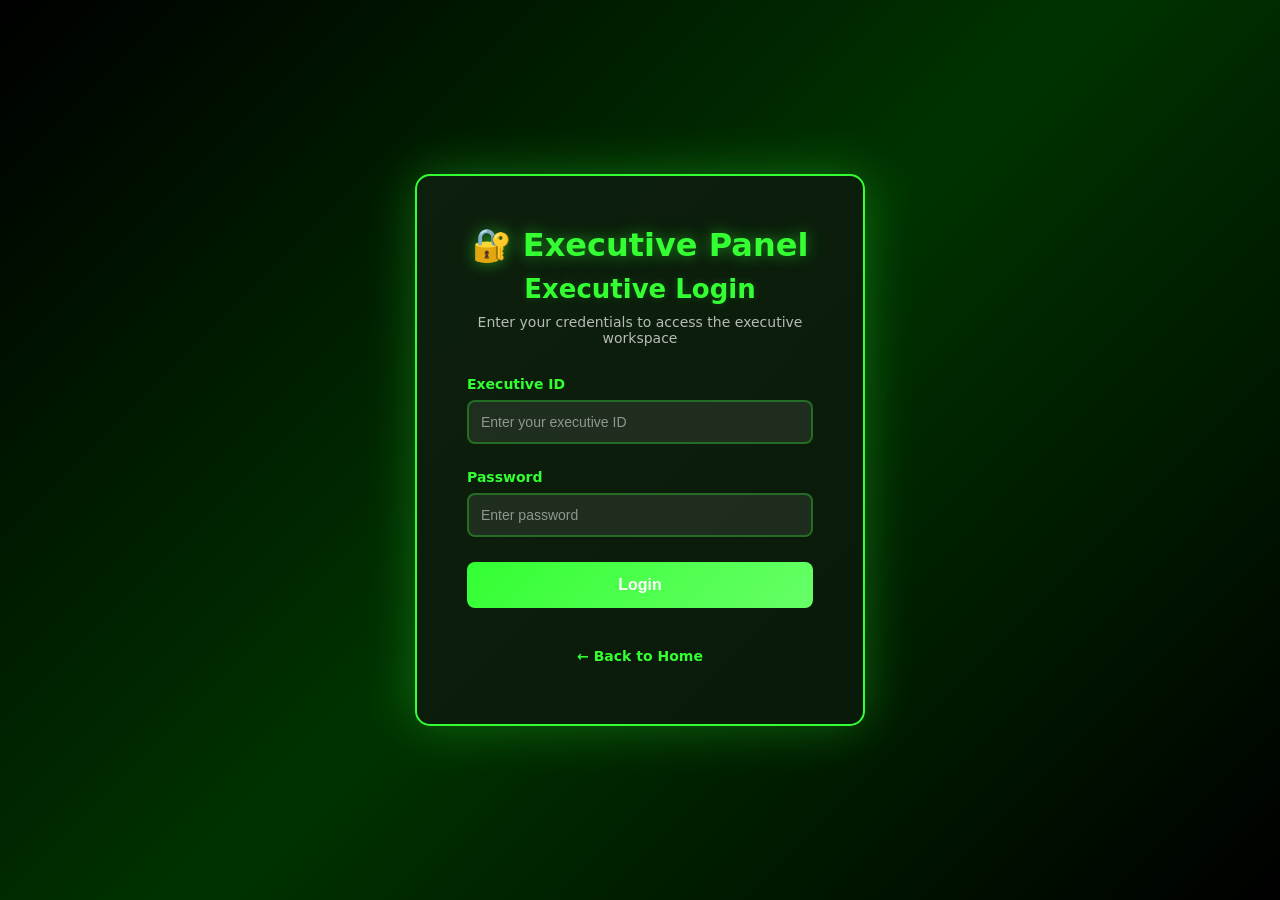
<file: executive-login.html>
﻿<!DOCTYPE html>
<html lang="en">
<head>
  <meta charset="UTF-8" />
  <meta name="viewport" content="width=device-width, initial-scale=1.0"/>
  <title>Executive Login | Rishav Software</title>
  <link rel="stylesheet" href="executive-login.css" />
  <link rel="stylesheet" href="https://unpkg.com/aos@next/dist/aos.css" />
</head>

<body>
  <div class="admin-login-container">
    <div class="admin-login-card" data-aos="zoom-in">
      <div class="admin-logo">
        <h1>🔐 Executive Panel</h1>
      </div>
      
      <h2>Executive Login</h2>
      <p class="login-subtitle">Enter your credentials to access the executive workspace</p>

      <form onsubmit="handleExecutiveLogin(event)">
        <div class="form-group">
          <label for="exec-id">Executive ID</label>
          <input type="text" id="exec-id" name="id" required placeholder="Enter your executive ID">
        </div>

        <div class="form-group">
          <label for="exec-password">Password</label>
          <input type="password" id="exec-password" name="password" required placeholder="Enter password">
        </div>

        <button type="submit" class="btn-login">Login</button>
      </form>

      <a href="index.html" class="btn-back">← Back to Home</a>
    </div>
  </div>

  <script src="https://unpkg.com/aos@next/dist/aos.js"></script>
  <script>
    AOS.init({ once: true });

    function handleExecutiveLogin(event) {
      event.preventDefault();
      const id = document.getElementById('exec-id').value;
      const password = document.getElementById('exec-password').value;
      const execs = JSON.parse(localStorage.getItem('executives') || '{}');
      if (execs[id] && execs[id].password === password) {
        sessionStorage.setItem('isExecutive', 'true');
        sessionStorage.setItem('executiveId', id);
        alert('Login successful!');
        window.location.href='executive.html';
      } else {
        alert('Invalid credentials. Please try again.');
      }
    }
  </script>
</body>
</html>
</file>
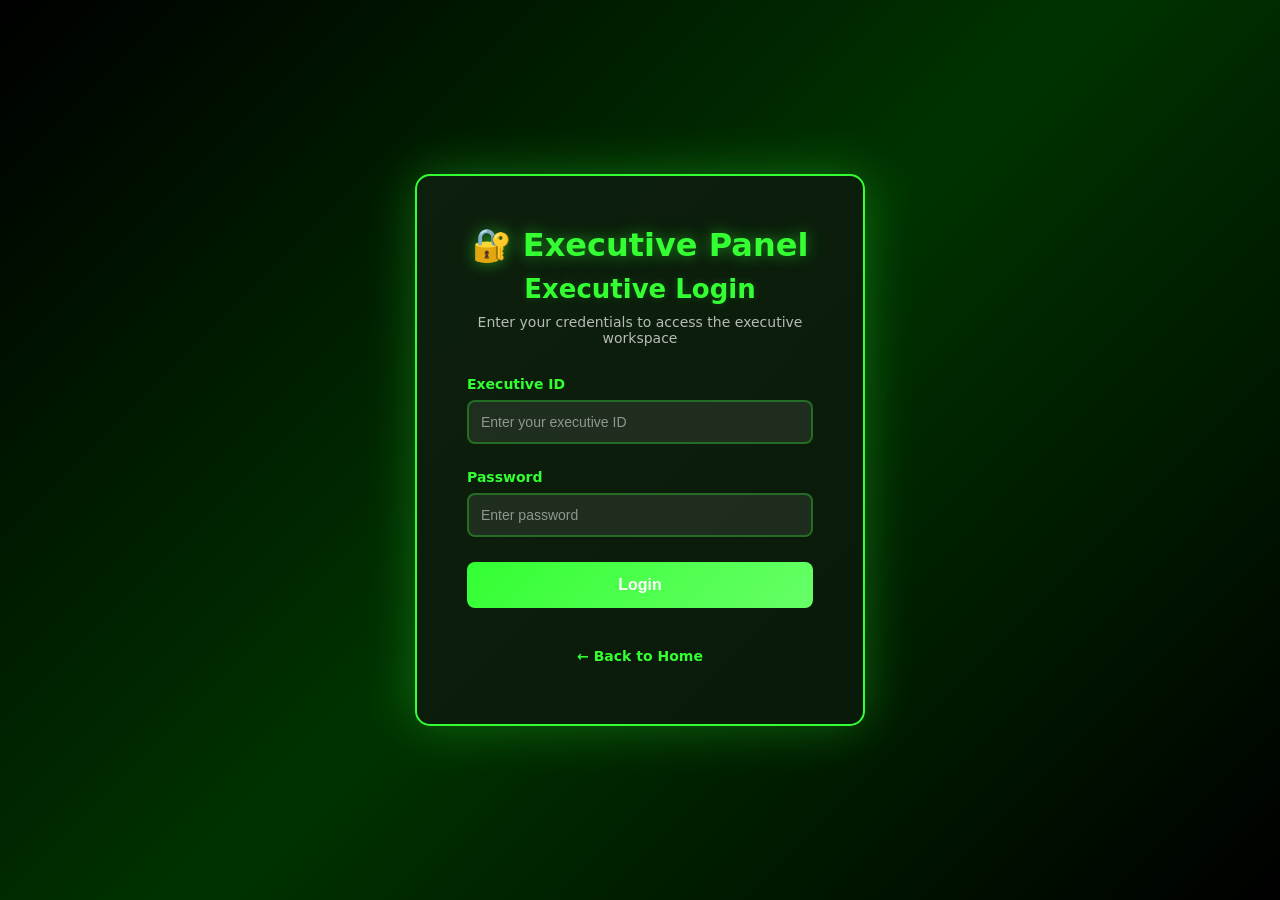
<file: executive.html>
﻿<!DOCTYPE html>
<html lang="en">
<head>
  <meta charset="UTF-8" />
  <meta name="viewport" content="width=device-width, initial-scale=1.0" />
  <title>Executive Panel | Rishav Software</title>
  <link rel="stylesheet" href="admin.css" />
  <link rel="stylesheet" href="https://unpkg.com/aos@next/dist/aos.css" />
</head>
<body>
  <div class="admin-header">
    <div class="logo-section">
      <span class="logo">RR Executive</span>
    </div>
    <div class="admin-actions">
      <span id="exec-welcome"></span>
      <button class="btn-logout" onclick="handleLogout()">Logout</button>
    </div>
  </div>

  <main class="main-content" style="margin-left:0; padding-top:80px;">
    <h2>Live Chat Support</h2>
    <div class="live-chat-admin-container">
      <div class="live-chat-list">
        <h3>Active Chats</h3>
        <div class="chat-list" id="chat-list"></div>
        <div id="no-chats" class="empty-message">No active chats</div>
      </div>
      <div class="live-chat-display">
        <div class="chat-conversation" id="chat-conversation">
          <div class="no-chat-selected">Select a chat to view conversation</div>
        </div>
        <div class="chat-actions">
          <button onclick="offerEndChat()" class="btn-offer-end">Offer to End Chat</button>
          <button onclick="clearChatHistory()" class="btn-clear-chat">Clear Chat</button>
        </div>
        <div class="chat-response-area" id="chat-response-area" style="display: none;">
          <textarea id="admin-response" placeholder="Type your response..." rows="3"></textarea>
          <button onclick="sendAdminResponse()" class="btn-send-response">Send Response</button>
        </div>
      </div>
    </div>
  </main>

  <script src="https://unpkg.com/aos@next/dist/aos.js"></script>
  <script>
    AOS.init({ once: true });

    // guard
    window.addEventListener('load', function() {
      if (sessionStorage.getItem('isExecutive') !== 'true') {
        window.location.href = 'executive-login.html';
        return;
      }
      const id = sessionStorage.getItem('executiveId');
      document.getElementById('exec-welcome').innerText = `Executive: ${id}`;
      loadAllLiveChats();
      displayLiveChats();
      // refresh chat list every few seconds so that new assignments arrive
      setInterval(() => {
        loadAllLiveChats();
        displayLiveChats();
      }, 5000);
    });

    function handleLogout() {
      sessionStorage.removeItem('isExecutive');
      sessionStorage.removeItem('executiveId');
      alert('Logged out from executive panel');
      window.location.href = 'index.html';
    }

    let allLiveChats = [];
    let currentChatId = null;

    // ========== LIVE CHAT FUNCTIONS ==========
    function loadAllLiveChats() {
      const allChats = JSON.parse(localStorage.getItem('liveChats') || '[]');
      const chatSessions = {};
      allChats.forEach(chat => {
        if (!chatSessions[chat.email]) {
          chatSessions[chat.email] = {
            email: chat.email,
            messages: [],
            lastMessage: chat.time,
            status: chat.status || 'pending',
            assignedExec: chat.assignedExec || null
          };
        }
        chatSessions[chat.email].messages.push(chat);
        chatSessions[chat.email].status = chat.status || chatSessions[chat.email].status;
        if (chat.assignedExec) chatSessions[chat.email].assignedExec = chat.assignedExec;
      });

      // free execs for closed
      Object.values(chatSessions).forEach(s => {
        if (s.status === 'closed' && s.assignedExec) freeExecutive(s.email);
      });

      allLiveChats = Object.values(chatSessions);
    }

    // mark an executive free and try to pick up any pending chat
    function addChatAlert(alertMsg) {
      const alerts = JSON.parse(localStorage.getItem('chatAlerts') || '[]');
      alerts.push({ message: alertMsg, time: new Date().toLocaleTimeString() });
      localStorage.setItem('chatAlerts', JSON.stringify(alerts));
      // if alerts panel exists update it
      const container = document.getElementById('chat-alerts');
      if (container) loadChatAlerts();
    }
    function freeExecutive(email) {
      const allChats = JSON.parse(localStorage.getItem('liveChats') || '[]');
      const chat = allChats.find(c => c.email === email && c.assignedExec);
      let freedExecId = null;
      if (chat) {
        const execId = chat.assignedExec;
        freedExecId = execId;
        const execs = JSON.parse(localStorage.getItem('executives') || '{}');
        if (execs[execId]) {
          execs[execId].busy = false;
          localStorage.setItem('executives', JSON.stringify(execs));
        }
      }
      if (freedExecId) {
        const execs = JSON.parse(localStorage.getItem('executives') || '{}');
        if (execs[freedExecId] && !execs[freedExecId].busy) {
          const pendingEmail = [...new Set(allChats
            .filter(c => !c.assignedExec && c.status !== 'closed')
            .map(c => c.email))][0];
          if (pendingEmail) {
            const userMsgs = allChats.filter(c => c.email === pendingEmail && c.sender === 'user');
            const lastUser = userMsgs.length ? userMsgs[userMsgs.length-1].message : '';
            allChats.push({
              id: 'CHAT-' + Date.now(),
              email: pendingEmail,
              message: 'AIBOT NOTE: user concern - ' + lastUser,
              sender: 'bot',
              date: new Date().toLocaleDateString(),
              time: new Date().toLocaleTimeString(),
              status: 'info'
            });
            allChats.forEach(c => {
              if (c.email === pendingEmail) c.assignedExec = freedExecId;
            });
            execs[freedExecId].busy = true;
            localStorage.setItem('liveChats', JSON.stringify(allChats));
            localStorage.setItem('executives', JSON.stringify(execs));
            addChatAlert('Executive ' + freedExecId + ' has been assigned chat from AI: ' + pendingEmail);
          }
        }
      }
      // note: callers (like clearChatHistory) will refresh the list as needed
      // if this function is triggered during loadAllLiveChats we avoid recursion
      // so we don't call the loaders here.
    }

    function displayLiveChats() {
      const chatList = document.getElementById('chat-list');
      const noChats = document.getElementById('no-chats');

      // show only those sessions assigned to this executive
      const filtered = allLiveChats.filter(c => c.assignedExec === sessionStorage.getItem('executiveId'));
      if (filtered.length === 0) {
        chatList.innerHTML = '';
        noChats.style.display = 'block';
        return;
      }

      noChats.style.display = 'none';
      chatList.innerHTML = filtered.map(chat => `
        <div class="chat-session" onclick="openChatSession('${chat.email}')">
          <div class="chat-session-header">
            <p class="chat-email">${chat.email}</p>
            <span class="chat-status ${chat.status}">${chat.status}</span>
          </div>
          <p class="chat-preview">${chat.messages[chat.messages.length - 1]?.message.substring(0, 40)}...</p>
          <p class="chat-time">${chat.lastMessage}</p>
        </div>
      `).join('');
    }

    function openChatSession(email) {
      currentChatId = email;
      const allChats = JSON.parse(localStorage.getItem('liveChats') || '[]');
      const emailChats = allChats.filter(chat => chat.email === email).sort((a, b) => new Date(`${a.date} ${a.time}`) - new Date(`${b.date} ${b.time}`));

      if (emailChats.length === 0) {
        document.getElementById('chat-conversation').innerHTML = '<div class="no-chat-selected">No chat history found for this email</div>';
        return;
      }

      const conversation = document.getElementById('chat-conversation');
      const responseArea = document.getElementById('chat-response-area');
      const offerBtn = document.querySelector('.btn-offer-end');
      const lastMessage = emailChats[emailChats.length - 1];

      conversation.innerHTML = `
        <div class="chat-header">
          <h3>${email}</h3>
          <p class="chat-status-badge ${lastMessage.status || 'pending'}">${lastMessage.status || 'pending'}</p>
        </div>
        <div class="messages-container" id="messages-container">
          ${emailChats.map(msg => `
            <div class="message ${msg.sender} ${msg.offerEnd ? 'offer-end' : ''} ${msg.offerEndResponse ? 'offer-response' : ''}">
              <p class="msg-content">${msg.message}</p>
              <p class="msg-time">${msg.date} - ${msg.time}</p>
            </div>
          `).join('')}
        </div>
      `;

      // enable/disable offer-end button
      if (offerBtn) {
        let hasPending = false;
        const lastOfferIdx = emailChats.map((c,i) => c.offerEnd ? i : -1).filter(i => i >= 0).pop();
        if (lastOfferIdx !== undefined && lastOfferIdx >= 0) {
          const after = emailChats.slice(lastOfferIdx + 1);
          hasPending = !after.some(c => c.sender === 'user');
        }
        offerBtn.disabled = hasPending || lastMessage.status === 'closed';
        offerBtn.style.opacity = offerBtn.disabled ? '0.5' : '1';
      }

      responseArea.style.display = lastMessage.status === 'closed' ? 'none' : 'block';

      // scroll messages
      setTimeout(() => {
        const container = document.getElementById('messages-container');
        if (container) container.scrollTop = container.scrollHeight;
      }, 100);
    }

    function sendAdminResponse() {
      const response = document.getElementById('admin-response').value.trim();

      if (!response) {
        alert('Please type a response');
        return;
      }

      if (!currentChatId) {
        alert('No chat selected');
        return;
      }

      const allChats = JSON.parse(localStorage.getItem('liveChats') || '[]');
      const adminMessage = {
        id: 'CHAT-' + Date.now(),
        email: currentChatId,
        message: response,
        sender: 'admin',
        date: new Date().toLocaleDateString(),
        time: new Date().toLocaleTimeString(),
        status: 'responded'
      };

      allChats.push(adminMessage);
      localStorage.setItem('liveChats', JSON.stringify(allChats));

      document.getElementById('admin-response').value = '';

      loadAllLiveChats();
      displayLiveChats();
      openChatSession(currentChatId);
      alert('Response sent successfully!');
    }

    function offerEndChat() {
      if (!currentChatId) {
        alert('No chat selected');
        return;
      }
      const allChats = JSON.parse(localStorage.getItem('liveChats') || '[]');
      const offerMessage = {
        id: 'CHAT-' + Date.now(),
        email: currentChatId,
        message: 'Executive is offering to end the chat. Please choose "End Chat" when you are satisfied or "Need More Help" to continue.',
        sender: 'admin',
        date: new Date().toLocaleDateString(),
        time: new Date().toLocaleTimeString(),
        offerEnd: true,
        status: 'pending-end'
      };
      allChats.push(offerMessage);
      localStorage.setItem('liveChats', JSON.stringify(allChats));
      loadAllLiveChats();
      displayLiveChats();
      openChatSession(currentChatId);
      alert('Offer to end chat sent to user.');
    }

    function clearChatHistory() {
      if (!currentChatId) {
        alert('Select a chat session first');
        return;
      }
      if (!confirm('Are you sure you want to clear the chat history for this user?')) return;
      freeExecutive(currentChatId);
      let allChats = JSON.parse(localStorage.getItem('liveChats') || '[]');
      allChats = allChats.filter(chat => chat.email !== currentChatId);
      localStorage.setItem('liveChats', JSON.stringify(allChats));
      loadAllLiveChats();
      displayLiveChats();
      document.getElementById('chat-conversation').innerHTML = '<div class="no-chat-selected">Select a chat to view conversation</div>';
      document.getElementById('chat-response-area').style.display = 'none';
      alert('Chat history cleared.');
    }
  </script>
</body>
</html>
</file>
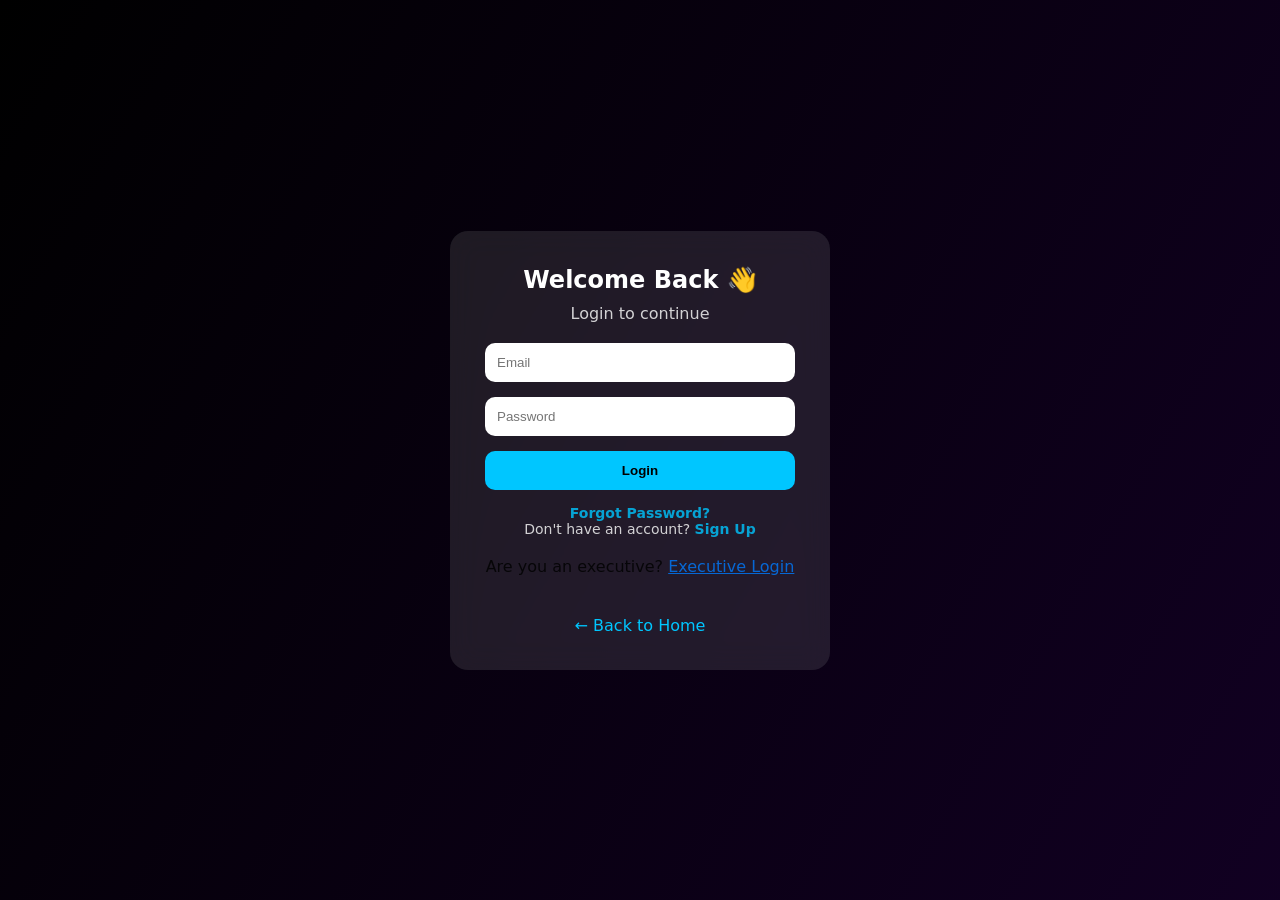
<file: login.html>
﻿<!DOCTYPE html>
<html lang="en">
<head>
  <meta charset="UTF-8" />
  <meta name="viewport" content="width=device-width, initial-scale=1.0"/>
  <title>Login | Rishav Software</title>

  <link rel="stylesheet" href="login.css" />
  <link rel="stylesheet" href="https://unpkg.com/aos@next/dist/aos.css" />
</head>

<body>
  <div class="login-container">
    <div class="login-card" data-aos="zoom-in">
      <!-- Login Form -->
      <div id="login-form" class="form-container">
        <h2>Welcome Back 👋</h2>
        <p>Login to continue</p>
        <form onsubmit="handleLogin(event)">
          <input type="email" id="login-email" placeholder="Email" required />
          <input type="password" id="login-password" placeholder="Password" required />
          <button type="submit">Login</button>
        </form>
        <p class="toggle-text">
          <a href="#" onclick="forgotPassword()">Forgot Password?</a><br>
          Don't have an account? <a href="#" onclick="toggleForm(event)">Sign Up</a>
        </p>
        <p style="margin-top:20px;color:#000;">Are you an executive? <a href="executive-login.html" style="color:#007bff;">Executive Login</a></p>
        <a href="index.html" class="back-home">← Back to Home</a>
      </div>

      <!-- Sign Up Form -->
      <div id="signup-form" class="form-container" style="display:none;">
        <h2>Create Account 🔐</h2>
        <p>Join us today</p>
        <form onsubmit="handleSignUp(event)">
          <input type="text" id="signup-name" placeholder="Full Name" required />
          <input type="email" id="signup-email" placeholder="Email" required />
          <input type="password" id="signup-password" placeholder="Password" required />
          <input type="password" id="signup-confirm" placeholder="Confirm Password" required />
          <button type="submit">Create Account</button>
        </form>
        <p class="toggle-text">Already have an account? <a href="#" onclick="toggleForm(event)">Login</a></p>
        <p style="margin-top:20px;color:#000;">Are you an executive? <a href="executive-login.html" style="color:#007bff;">Executive Login</a></p>
<a href="index.html" class="back-home">← Back to Home</a>
      </div>
    </div>
  </div>

  <script src="https://unpkg.com/aos@next/dist/aos.js"></script>
  <script>
    AOS.init({ once: true });

    function toggleForm(event) {
      event.preventDefault();
      const loginForm = document.getElementById('login-form');
      const signupForm = document.getElementById('signup-form');
      
      if (loginForm.style.display === 'none') {
        loginForm.style.display = 'block';
        signupForm.style.display = 'none';
      } else {
        loginForm.style.display = 'none';
        signupForm.style.display = 'block';
      }
    }

    function forgotPassword() {
      const email = prompt('Enter your email address to reset password:');
      if (email) {
        const users = JSON.parse(localStorage.getItem('users') || '{}');
        if (users[email]) {
          const newPassword = prompt('Enter new password:');
          if (newPassword && newPassword.length >= 6) {
            users[email].password = newPassword;
            localStorage.setItem('users', JSON.stringify(users));
            alert('Password reset successfully! You can now login with your new password.');
          } else {
            alert('Password must be at least 6 characters long.');
          }
        } else {
          alert('Email not found. Please check your email or sign up.');
        }
      }
    }

    function handleLogin(event) {
      event.preventDefault();
      const email = document.getElementById('login-email').value;
      const password = document.getElementById('login-password').value;
      
      // Get registered users
      const users = JSON.parse(localStorage.getItem('users') || '{}');
      
      if (users[email] && users[email].password === password) {
        // Store user login info
        sessionStorage.setItem('userEmail', email);
        sessionStorage.setItem('userName', users[email].name);
        sessionStorage.setItem('isLoggedIn', 'true');
        
        // Transfer guest cart to user cart if exists
        const guestCartKey = 'cart-guest@example.com';
        const userCartKey = `cart-${email}`;
        const guestCart = localStorage.getItem(guestCartKey);
        if (guestCart) {
          const existingUserCart = localStorage.getItem(userCartKey);
          let userCart = existingUserCart ? JSON.parse(existingUserCart) : [];
          const guestItems = JSON.parse(guestCart);
          // Merge carts (simple merge, could handle duplicates better)
          userCart = userCart.concat(guestItems);
          localStorage.setItem(userCartKey, JSON.stringify(userCart));
          localStorage.removeItem(guestCartKey);
        }
        
        alert('Login successful!');
        window.location.href = 'dashboard.html';
      } else {
        if (users[email]) {
          alert('Invalid password. Please try again.');
        } else {
          alert('User not exist. Please sign up.');
          toggleForm(event); // Switch to signup form
        }
      }
    }

    function handleSignUp(event) {
      event.preventDefault();
      const name = document.getElementById('signup-name').value;
      const email = document.getElementById('signup-email').value;
      const password = document.getElementById('signup-password').value;
      const confirm = document.getElementById('signup-confirm').value;
      
      if (password !== confirm) {
        alert('Passwords do not match!');
        return;
      }
      
      // Get existing users
      const users = JSON.parse(localStorage.getItem('users') || '{}');
      
      if (users[email]) {
        alert('User already exists! Please login instead.');
        toggleForm(event); // Switch to login form
        return;
      }
      
      // Add new user
      users[email] = { name, password };
      localStorage.setItem('users', JSON.stringify(users));
      
      // Auto-login
      sessionStorage.setItem('userName', name);
      sessionStorage.setItem('userEmail', email);
      sessionStorage.setItem('isLoggedIn', 'true');
      
      alert('Account created successfully! You are now logged in.');
      window.location.href = 'dashboard.html';
    }
  </script>
</body>
</html>
</file>
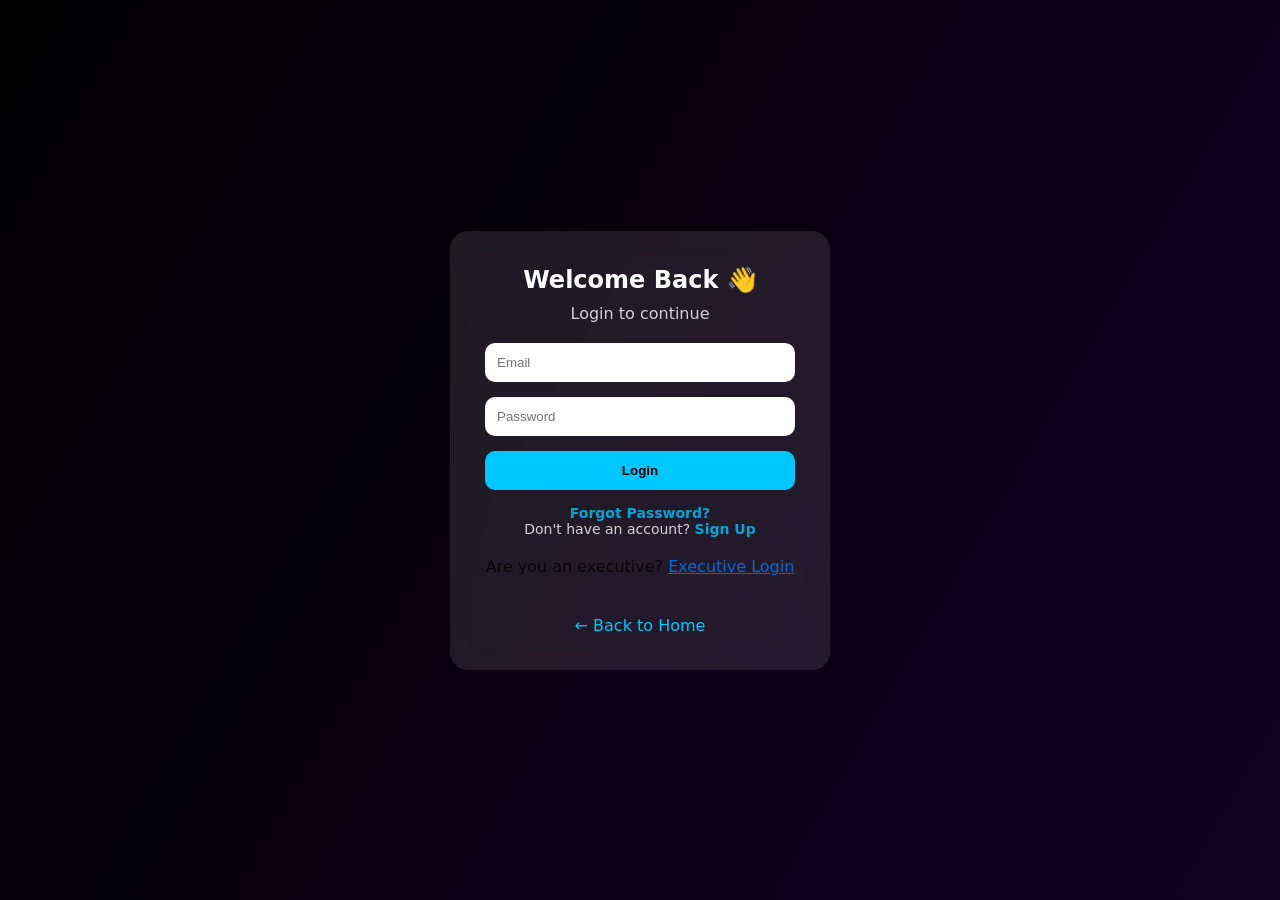
<file: payment.html>
﻿<!DOCTYPE html>
<html lang="en">
<head>
  <meta charset="UTF-8" />
  <meta name="viewport" content="width=device-width, initial-scale=1.0"/>
  <title>Payment | Rishav Software</title>
  <link rel="stylesheet" href="dashboard.css" />
  <link rel="stylesheet" href="https://unpkg.com/aos@next/dist/aos.css" />
</head>

<body>
  <div class="dashboard-container">
    <!-- Header -->
    <header class="dashboard-header">
      <div class="logo-section">
        <h1 class="logo">RR</h1>
      </div>
      <div class="user-info">
        <button onclick="goHome()" class="btn-home">🏠 Home</button>
        <div class="user-profile">
          <div class="user-avatar">👤</div>
          <div class="user-details">
            <span class="user-name" id="user-name-display">User Name</span>
            <span class="user-email" id="user-email-display">user@example.com</span>
          </div>
        </div>
        <button onclick="handleLogout()" class="btn-logout">Logout</button>
      </div>
    </header>

    <!-- Main Content -->
    <main class="main-content">
      <section class="content-section active">
        <h2>Payment</h2>
        <div class="payment-container">
          <!-- Shipping Address Summary -->
          <div class="address-summary">
            <h3>📦 Shipping Address</h3>
            <div id="address-display">
              <!-- Address will be loaded here -->
            </div>
          </div>

          <!-- Payment Form -->
          <div class="payment-form">
            <h3>💳 Payment Information</h3>
            
            <div class="payment-methods">
              <h4>Select Payment Method</h4>
              <div class="method-options">
                <label class="method-option">
                  <input type="radio" name="payment-method" value="card" checked onchange="showPaymentForm('card')">
                  <span>💳 Credit/Debit Card</span>
                </label>
                <label class="method-option">
                  <input type="radio" name="payment-method" value="paypal" onchange="showPaymentForm('paypal')">
                  <span>🅿️ PayPal</span>
                </label>
                <label class="method-option">
                  <input type="radio" name="payment-method" value="googlepay" onchange="showPaymentForm('googlepay')">
                  <span>🎯 Google Pay</span>
                </label>
                <label class="method-option">
                  <input type="radio" name="payment-method" value="applepay" onchange="showPaymentForm('applepay')">
                  <span>🍎 Apple Pay</span>
                </label>
                <label class="method-option">
                  <input type="radio" name="payment-method" value="bank" onchange="showPaymentForm('bank')">
                  <span>🏦 Bank Transfer</span>
                </label>
              </div>
            </div>

            <div id="card-form" class="payment-details">
              <form onsubmit="processPayment(event)">
                <div class="form-group">
                  <label for="card-name">Cardholder Name</label>
                  <input type="text" id="card-name" required placeholder="John Doe">
                </div>
                <div class="form-group">
                  <label for="card-number">Card Number</label>
                  <input type="text" id="card-number" required placeholder="1234 5678 9012 3456" pattern="\d{4} \d{4} \d{4} \d{4}">
                </div>
                <div class="form-row">
                  <div class="form-group">
                    <label for="expiry">Expiry Date</label>
                    <input type="text" id="expiry" required placeholder="MM/YY" pattern="\d{2}/\d{2}">
                  </div>
                  <div class="form-group">
                    <label for="cvv">CVV</label>
                    <input type="text" id="cvv" required placeholder="123" pattern="\d{3}">
                  </div>
                </div>
                <div class="form-group">
                  <label for="billing-address">Billing Address</label>
                  <textarea id="billing-address" required placeholder="Enter your billing address"></textarea>
                </div>
                <button type="submit" class="btn-payment">Complete Payment</button>
              </form>
            </div>

            <div id="paypal-form" class="payment-details" style="display:none;">
              <div class="payment-info">
                <p>You will be redirected to PayPal to complete your payment securely.</p>
                <button onclick="processPayPal()" class="btn-payment">Continue with PayPal</button>
              </div>
            </div>

            <div id="googlepay-form" class="payment-details" style="display:none;">
              <div class="payment-info">
                <p>Complete your payment using Google Pay.</p>
                <button onclick="processGooglePay()" class="btn-payment">Pay with Google Pay</button>
              </div>
            </div>

            <div id="PhonePay-form" class="payment-details" style="display:none;">
              <div class="payment-info">
                <p>Complete your payment using Phone Pay.</p>
                <button onclick="processPhonePay()" class="btn-payment">Pay with Phone Pay</button>
              </div>
            </div>

            <div id="applepay-form" class="payment-details" style="display:none;">
              <div class="payment-info">
                <p>Complete your payment using Apple Pay.</p>
                <button onclick="processApplePay()" class="btn-payment">Pay with Apple Pay</button>
              </div>
            </div>

            <div id="bank-form" class="payment-details" style="display:none;">
              <div class="payment-info">
                <p>Bank transfer details will be provided after order confirmation.</p>
                <p><strong>Bank: Rishav Software Bank</strong></p>
                <p><strong>Account: 1234567890</strong></p>
                <p><strong>Routing: 0987654321</strong></p>
                <p>Please include your Order ID in the transfer reference.</p>
                <button onclick="processBankTransfer()" class="btn-payment">Confirm Bank Transfer</button>
              </div>
            </div>
          </div>
        </div>
      </section>
    </main>
  </div>

  <!-- Success Modal -->
  <div id="success-modal" class="modal" style="display:none;">
    <div class="modal-content success-content">
      <div class="success-icon">✔️</div>
      <h2>Order Successfully Placed!</h2>
      <div class="success-details">
        <p><strong>Order ID:</strong> <span id="order-id-display"></span></p>
        <p><strong>Total Amount:</strong> <span id="order-amount-display"></span></p>
        <p><strong>Date:</strong> <span id="order-date-display"></span></p>
        <p class="success-message">Thank you for your purchase! Your order has been confirmed and will be processed shortly.</p>
      </div>
      <button onclick="goToDashboard()" class="btn-success">Go to Dashboard</button>
      <button onclick="goHome()" class="btn-success-secondary">Return Home</button>
    </div>
  </div>

  <script src="https://unpkg.com/aos@next/dist/aos.js"></script>
  <script>
    AOS.init({ once: true });

    let cart = [];
    let userEmail = '';

    window.addEventListener('load', function() {
      const isLoggedIn = sessionStorage.getItem('isLoggedIn');
      if (!isLoggedIn) {
        alert('Please login to proceed to payment.');
        window.location.href = 'login.html';
        return;
      }

      userEmail = sessionStorage.getItem('userEmail');
      const userName = sessionStorage.getItem('userName') || 'User';
      document.getElementById('user-name-display').textContent = userName;
      document.getElementById('user-email-display').textContent = userEmail;

      loadCart();
      loadShippingAddress();
    });

    function loadShippingAddress() {
      const addressData = sessionStorage.getItem('shippingAddress');
      const addressDisplay = document.getElementById('address-display');
      
      if (addressData) {
        const address = JSON.parse(addressData);
        addressDisplay.innerHTML = `
          <div class="address-details">
            <p><strong>${address.fullname}</strong></p>
            <p>${address.street}</p>
            <p>${address.city}, ${address.state} ${address.zipcode}</p>
            <p>${address.country}</p>
            <p>📧 ${address.email}</p>
            <p>📞 ${address.phone}</p>
          </div>
        `;
      } else {
        addressDisplay.innerHTML = `
          <div class="address-details">
            <p style="color: #ffa500; font-style: italic;">❌ No shipping address found. Please go back to checkout to enter your address.</p>
          </div>
        `;
      }
    }

    function loadCart() {
      const cartKey = `cart-${userEmail}`;
      const savedCart = localStorage.getItem(cartKey);
      cart = savedCart ? JSON.parse(savedCart) : [];
    }

    function showPaymentForm(method) {
      // Hide all payment details
      document.querySelectorAll('.payment-details').forEach(div => div.style.display = 'none');
      
      // Show selected method
      document.getElementById(method + '-form').style.display = 'block';
    }

    function processPayPal() {
      alert('Redirecting to PayPal...');
      setTimeout(() => completeOrder(), 2000);
    }

    function processGooglePay() {
      alert('Processing Google Pay payment...');
      setTimeout(() => completeOrder(), 2000);
    }

    function processApplePay() {
      alert('Processing Apple Pay payment...');
      setTimeout(() => completeOrder(), 2000);
    }

    function processBankTransfer() {
      alert('Bank transfer order confirmed. Please complete the transfer within 48 hours.');
      completeOrder();
    }

    function completeOrder() {
      const subtotal = cart.reduce((sum, item) => sum + (item.price * item.quantity), 0);
      const tax = subtotal * 0.1;
      const finalTotal = subtotal + tax;

      const order = {
        id: 'ORD-' + Date.now(),
        date: new Date().toLocaleDateString(),
        products: cart.map(item => `${item.name} (x${item.quantity})`).join(', '),
        amount: finalTotal,
        status: 'Completed',
        quantity: cart.reduce((sum, item) => sum + item.quantity, 0)
      };

      // Save order to user orders
      const ordersKey = `orders-${userEmail}`;
      const existingOrders = JSON.parse(localStorage.getItem(ordersKey) || '[]');
      existingOrders.unshift(order);
      localStorage.setItem(ordersKey, JSON.stringify(existingOrders));

      // Save to admin system
      const userName = sessionStorage.getItem('userName') || 'Guest User';
      const allUsers = JSON.parse(localStorage.getItem('all-users') || '{}');
      if (!allUsers[userEmail]) {
        allUsers[userEmail] = {
          name: userName,
          email: userEmail,
          registrationDate: new Date().toLocaleDateString(),
          orders: []
        };
      }
      allUsers[userEmail].orders = allUsers[userEmail].orders || [];
      allUsers[userEmail].orders.push(order);
      localStorage.setItem('all-users', JSON.stringify(allUsers));

      // Clear cart
      cart = [];
      const cartKey = `cart-${userEmail}`;
      localStorage.removeItem(cartKey);

      // Show success modal
      document.getElementById('order-id-display').textContent = order.id;
      document.getElementById('order-amount-display').textContent = `$${finalTotal.toFixed(2)}`;
      document.getElementById('order-date-display').textContent = order.date;
      document.getElementById('success-modal').style.display = 'flex';
    }

    function handleLogout() {
      sessionStorage.removeItem('isLoggedIn');
      sessionStorage.removeItem('userName');
      sessionStorage.removeItem('userEmail');
      alert('Logged out successfully!');
      window.location.href = 'index.html';
    }

    function goHome() {
      window.location.href = 'index.html';
    }

    function goToDashboard() {
      window.location.href = 'dashboard.html';
    }
  </script>
</body>
</html>
</file>
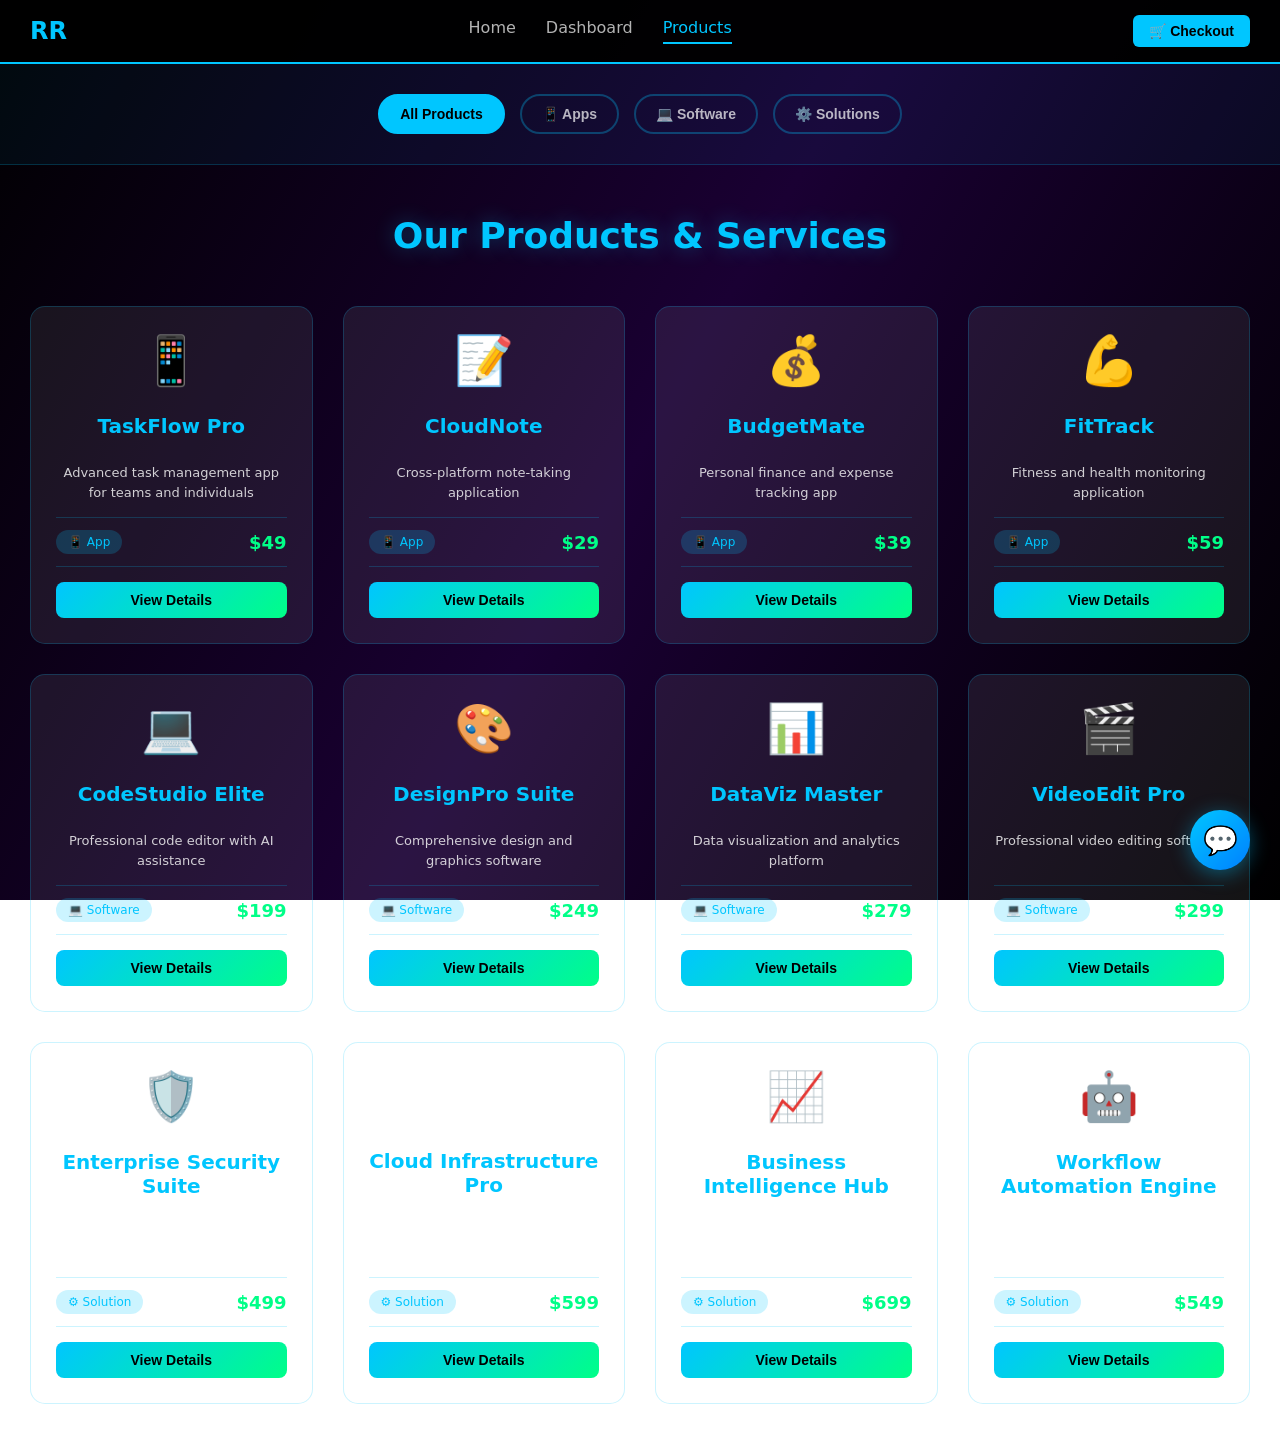
<file: products.html>
﻿<!DOCTYPE html>
<html lang="en">
<head>
  <meta charset="UTF-8" />
  <meta name="viewport" content="width=device-width, initial-scale=1.0"/>
  <title>Products | Rishav Software</title>
  <link rel="stylesheet" href="products.css" />
  <link rel="stylesheet" href="https://unpkg.com/aos@next/dist/aos.css" />
</head>

<body>
  <div class="products-container">
    <!-- Header -->
    <header class="header">
      <div class="logo">RR</div>
      <nav class="nav">
        <a href="#" onclick="goHome(event)" class="nav-link">Home</a>
        <a href="dashboard.html" class="nav-link">Dashboard</a>
        <a href="#" class="nav-link active">Products</a>
      </nav>
      <div class="header-actions">
        <div class="user-profile-small">
          <span class="user-icon">👤</span>
          <div class="user-info-small">
            <span class="user-name-small" id="user-name">Guest User</span>
            <span class="user-email-small" id="user-email">guest@example.com</span>
          </div>
        </div>
        <button onclick="goToDashboard()" class="btn-cart">
          🛒 Checkout
          <span class="cart-badge" id="cart-count">0</span>
        </button>
      </div>
    </header>

    <!-- Category Filter -->
    <div class="category-filter">
      <button class="filter-btn active" onclick="filterCategory('all', event)">All Products</button>
      <button class="filter-btn" onclick="filterCategory('apps', event)">📱 Apps</button>
      <button class="filter-btn" onclick="filterCategory('software', event)">💻 Software</button>
      <button class="filter-btn" onclick="filterCategory('solutions', event)">⚙️ Solutions</button>
    </div>

    <!-- Products Grid -->
    <main class="products-section">
      <h1>Our Products & Services</h1>
      <div class="products-grid" id="products-grid">
        <!-- Products will be loaded here -->
      </div>
    </main>
  </div>

  <!-- Product Detail Modal -->
  <div id="product-modal" class="modal">
    <div class="modal-content">
      <span class="close" onclick="closeModal()">&times;</span>
      <div class="modal-body">
        <div class="modal-image">
          <div id="modal-icon" class="product-icon"></div>
        </div>
        <div class="modal-info">
          <h2 id="modal-title"></h2>
          <p id="modal-category" class="modal-category"></p>
          <p id="modal-description" class="modal-description"></p>
          <div class="modal-features">
            <h4>Features:</h4>
            <ul id="modal-features-list"></ul>
          </div>
          <p class="modal-price">Price: <strong id="modal-price"></strong></p>
          <div class="modal-actions">
            <input type="number" id="modal-quantity" min="1" max="100" value="1" placeholder="Quantity">
            <button onclick="addToCart()" class="btn-add-to-cart">Add to Cart</button>
          </div>
        </div>
      </div>
    </div>
  </div>

  <!-- Live Chat Button -->
  <div id="live-chat-icon" class="live-chat-icon" onclick="openLiveChat()" title="Live Chat Support">
    <span>💬</span>
  </div>

  <!-- Live Chat Modal -->
  <div id="live-chat-modal" class="live-chat-modal">
    <div class="live-chat-container">
      <div class="live-chat-header">
        <h3>Live Chat Support</h3>
        <div style="display:flex; align-items:center;">
          <button class="btn-end-chat" onclick="userEndChat()" title="End Chat" style="display:none; margin-right:8px; padding:4px 8px; font-size:0.9rem; background:#ff4d4d; color:#fff; border:none; border-radius:4px; cursor:pointer;">End Chat</button>
          <button class="close-chat" onclick="closeLiveChat()">&times;</button>
        </div>
      </div>
      <div class="live-chat-messages" id="live-chat-messages"></div>
      <div id="offer-end-controls" class="offer-end-controls" style="display:none; text-align:center; margin-bottom:10px;">
        <button onclick="handleOfferResponse('needMore')" class="btn-offer">Need More Help</button>
        <button onclick="handleOfferResponse('end')" class="btn-offer">End Chat</button>
      </div>
      <div class="live-chat-input-area">
        <input type="email" id="user-email" placeholder="Your Email" required>
        <div id="user-email-display" class="user-email-display" style="display:none; padding:6px 8px; color:#ccc;">Signed in as: <span id="user-email-text"></span></div>
        <textarea id="chat-message" placeholder="Type your message..." rows="2"></textarea>
        <button onclick="sendChatMessage()" class="btn-send-chat">Send</button>
      </div>
    </div>
  </div>

  <script src="https://unpkg.com/aos@next/dist/aos.js"></script>
  <script>
    if (typeof AOS !== 'undefined' && AOS && typeof AOS.init === 'function') {
      AOS.init({ once: true });
    } else {
      console.warn('AOS is not available; continuing without animations.');
    }

    const products = {
      apps: [
        {
          id: 1,
          name: 'TaskFlow Pro',

          category: 'apps',
          price: 49,
          icon: '📱',
          description: 'Advanced task management app for teams and individuals',
          features: ['Real-time collaboration', 'Push notifications', 'Offline mode', 'Cloud sync']
        },
        {
          id: 2,
          name: 'CloudNote',
          category: 'apps',
          price: 29,
          icon: '📝',
          description: 'Cross-platform note-taking application',
          features: ['Markdown support', 'Auto-save', 'Search & organize', 'Multi-device sync']
        },
        {
          id: 3,
          name: 'BudgetMate',
          category: 'apps',
          price: 39,
          icon: '💰',
          description: 'Personal finance and expense tracking app',
          features: ['Budget planning', 'Expense tracking', 'Report generation', 'Multi-currency']
        },
        {
          id: 4,
          name: 'FitTrack',
          category: 'apps',
          price: 59,
          icon: '💪',
          description: 'Fitness and health monitoring application',
          features: ['Workout plans', 'Calorie tracker', 'Heart rate monitor', 'Social challenges']
        }
      ],
      software: [
        {
          id: 5,
          name: 'CodeStudio Elite',
          category: 'software',
          price: 199,
          icon: '💻',
          description: 'Professional code editor with AI assistance',
          features: ['AI code completion', 'Multi-language support', 'Real-time debugging', 'Git integration']
        },
        {
          id: 6,
          name: 'DesignPro Suite',
          category: 'software',
          price: 249,
          icon: '🎨',
          description: 'Comprehensive design and graphics software',
          features: ['Vector design', 'Photo editing', 'Animation tools', 'Team collaboration']
        },
        {
          id: 7,
          name: 'DataViz Master',
          category: 'software',
          price: 279,
          icon: '📊',
          description: 'Data visualization and analytics platform',
          features: ['Interactive dashboards', 'Real-time analytics', 'Report builder', 'Data export']
        },
        {
          id: 8,
          name: 'VideoEdit Pro',
          category: 'software',
          price: 299,
          icon: '🎬',
          description: 'Professional video editing software',
          features: ['4K support', 'Advanced effects', 'Multi-track editing', 'Color grading']
        }
      ],
      solutions: [
        {
          id: 9,
          name: 'Enterprise Security Suite',
          category: 'solutions',
          price: 499,
          icon: '🛡️',
          description: 'Complete security solution for enterprises',
          features: ['End-to-end encryption', 'Multi-factor auth', '24/7 monitoring', 'Incident response']
        },
        {
          id: 10,
          name: 'Cloud Infrastructure Pro',
          category: 'solutions',
          price: 599,
          icon: '☁️',
          description: 'Scalable cloud infrastructure management',
          features: ['Auto-scaling', 'Load balancing', 'Disaster recovery', 'Performance monitoring']
        },
        {
          id: 11,
          name: 'Business Intelligence Hub',
          category: 'solutions',
          price: 699,
          icon: '📈',
          description: 'Complete BI solution for data-driven decisions',
          features: ['Data warehousing', 'Predictive analytics', 'Custom reports', 'Stakeholder dashboards']
        },
        {
          id: 12,
          name: 'Workflow Automation Engine',
          category: 'solutions',
          price: 549,
          icon: '🤖',
          description: 'Automate business processes and workflows',
          features: ['Drag-and-drop builder', 'API integration', 'Scheduled tasks', 'Error handling']
        }
      ]
    };

    let currentProduct = null;
    let cart = [];
    let currentFilter = 'all';
    let userEmail = null;

    // Initialize
    window.addEventListener('load', function() {
      const userName = sessionStorage.getItem('userName') || 'Guest User';
      const isLoggedIn = sessionStorage.getItem('isLoggedIn');
      userEmail = sessionStorage.getItem('userEmail') || 'guest@example.com';
      
      // Clear guest cart if not logged in
      if (!isLoggedIn) {
        sessionStorage.removeItem('cart-guest@example.com');
        cart = [];
      } else {
        loadCart();
      }
      
      // Only show profile if logged in
      if (isLoggedIn) {
        document.getElementById('user-name').textContent = userName;
        document.getElementById('user-email').textContent = userEmail;
      } else {
        // Hide profile if not logged in
        document.querySelector('.user-profile-small').style.display = 'none';
      }
      
      updateCartBadge();
      // debug info to help track why products may not render
      try {
        console.log('products object exists?', typeof products !== 'undefined');
        if (typeof products === 'undefined' || !products) {
          const grid = document.getElementById('products-grid');
          grid.innerHTML = '<div style="color: #fff; text-align:center; padding:40px;">No products data available.</div>';
        } else {
          console.log('products counts:', products.apps.length, products.software.length, products.solutions.length);
          displayProducts('all');
        }
      } catch (err) {
        console.error('displayProducts error:', err);
        const grid = document.getElementById('products-grid');
        if (grid) {
          grid.innerHTML = '<div style="color: #fff; text-align:center; padding:40px;">Unable to load products due to a script error. Check console for details.</div>';
        }
      }
      // retry once after short delay in case assets are still loading
      setTimeout(() => {
        try {
          const grid = document.getElementById('products-grid');
          if (grid && grid.children.length === 0 && typeof products !== 'undefined') {
            console.log('retrying displayProducts');
            displayProducts('all');
          }
        } catch (e) { console.error('retry error', e); }
      }, 300);
    });

    function displayProducts(category) {
      currentFilter = category;
      const grid = document.getElementById('products-grid');
      
      let productsToDisplay = [];
      if (category === 'all') {
        productsToDisplay = [...products.apps, ...products.software, ...products.solutions];
      } else {
        productsToDisplay = products[category];
      }

      grid.innerHTML = productsToDisplay.map((product, index) => `
        <div class="product-card" data-aos="fade-up" data-aos-delay="${index * 100}">
          <div class="product-icon">${product.icon}</div>
          <h3>${product.name}</h3>
          <p class="product-description">${product.description}</p>
          <div class="product-meta">
            <span class="product-category">${getCategoryLabel(product.category)}</span>
            <span class="product-price">$${product.price}</span>
          </div>
          <button onclick="openProductModal(${product.id})" class="btn-view">View Details</button>
        </div>
      `).join('');
    }

    function getCategoryLabel(category) {
      const labels = {
        apps: '📱 App',
        software: '💻 Software',
        solutions: '⚙️ Solution'
      };
      return labels[category] || category;
    }

    function filterCategory(category, evt) {
      // Update active button
      document.querySelectorAll('.filter-btn').forEach(btn => btn.classList.remove('active'));
      if (evt && evt.target) evt.target.classList.add('active');
      
      displayProducts(category);
    }

    function getAllProducts() {
      return [...products.apps, ...products.software, ...products.solutions];
    }

    function openProductModal(productId) {
      const allProducts = getAllProducts();
      currentProduct = allProducts.find(p => p.id === productId);
      
      if (!currentProduct) return;

      document.getElementById('modal-title').textContent = currentProduct.name;
      document.getElementById('modal-category').textContent = getCategoryLabel(currentProduct.category);
      document.getElementById('modal-description').textContent = currentProduct.description;
      document.getElementById('modal-icon').textContent = currentProduct.icon;
      document.getElementById('modal-price').textContent = `$${currentProduct.price}`;
      
      const featuresList = document.getElementById('modal-features-list');
      featuresList.innerHTML = currentProduct.features.map(feature => 
        `<li>${feature}</li>`
      ).join('');
      
      document.getElementById('modal-quantity').value = 1;
      document.getElementById('product-modal').style.display = 'block';
    }

    function closeModal() {
      document.getElementById('product-modal').style.display = 'none';
    }

    function addToCart() {
      if (!currentProduct) return;

      const quantity = parseInt(document.getElementById('modal-quantity').value);
      const existingItem = cart.find(item => item.id === currentProduct.id);
      
      if (existingItem) {
        existingItem.quantity += quantity;
      } else {
        cart.push({
          id: currentProduct.id,
          name: currentProduct.name,
          price: currentProduct.price,
          category: currentProduct.category,
          quantity: quantity
        });
      }
      
      saveCart();
      updateCartBadge();
      closeModal();
      alert(`${currentProduct.name} added to cart!`);
    }

    function updateCartBadge() {
      const cartBadge = document.getElementById('cart-count');
      if (cartBadge) {
        const totalItems = cart.reduce((sum, item) => sum + item.quantity, 0);
        cartBadge.textContent = totalItems;
        // Show badge only if there are items
        if (totalItems > 0) {
          cartBadge.style.display = 'inline-block';
        } else {
          cartBadge.style.display = 'none';
        }
      }
    }

    function loadCart() {
      const cartKey = `cart-${userEmail}`;
      const storage = userEmail === 'guest@example.com' ? sessionStorage : localStorage;
      const savedCart = storage.getItem(cartKey);
      cart = savedCart ? JSON.parse(savedCart) : [];
    }

    function saveCart() {
      const cartKey = `cart-${userEmail}`;
      const storage = userEmail === 'guest@example.com' ? sessionStorage : localStorage;
      storage.setItem(cartKey, JSON.stringify(cart));
    }

    // Live Chat Functions
    // update chat instantly if storage changes (admin reply/offer)
    window.addEventListener('storage', function(e) {
      if (e.key === 'liveChats') {
        loadChatMessages();
      }
    });
    let chatPollInterval = null;
    function openLiveChat() {
      const storedEmail = sessionStorage.getItem('userEmail');
      const emailInput = document.getElementById('user-email');
      const emailDisplay = document.getElementById('user-email-display');
      const emailText = document.getElementById('user-email-text');

      if (storedEmail) {
        emailInput.style.display = 'none';
        emailDisplay.style.display = 'block';
        emailText.textContent = storedEmail;
      } else {
        emailInput.style.display = 'block';
        emailDisplay.style.display = 'none';
      }

      document.getElementById('live-chat-modal').style.display = 'flex';
      // Load chat history when opening
      setTimeout(() => {
        loadChatMessages();
      }, 100);

      // start polling for changes so offer controls/exec assignment update live
      if (!chatPollInterval) {
        chatPollInterval = setInterval(loadChatMessages, 3000);
      }
    }

    function closeLiveChat() {
      document.getElementById('live-chat-modal').style.display = 'none';
      if (chatPollInterval) {
        clearInterval(chatPollInterval);
        chatPollInterval = null;
      }
    }

    function assignExecutive(email) {
      const execs = JSON.parse(localStorage.getItem('executives') || '{}');
      const execArray = Object.values(execs).slice();
      execArray.sort((a, b) => {
        const da = Date.parse(a.hireDate);
        const db = Date.parse(b.hireDate);
        return (isNaN(da) || isNaN(db)) ? 0 : da - db;
      });
      if (execArray.length === 0) {
        addChatAlert('No executives configured yet. Please add executives in the admin panel.');
        return null;
      }
      for (const exec of execArray) {
        if (exec.id && exec.id.toLowerCase() === 'admin') continue;
        if (!exec.busy) {
          execs[exec.id].busy = true;
          localStorage.setItem('executives', JSON.stringify(execs));
          return exec.id;
        }
      }
      return null;
    }

    function freeExecutive(email) {
      const allChats = JSON.parse(localStorage.getItem('liveChats') || '[]');
      const chat = allChats.find(c => c.email === email && c.assignedExec);
      let freedExecId = null;
      if (chat) {
        const execId = chat.assignedExec;
        freedExecId = execId;
        const execs = JSON.parse(localStorage.getItem('executives') || '{}');
        if (execs[execId]) {
          execs[execId].busy = false;
          localStorage.setItem('executives', JSON.stringify(execs));
        }
      }
      if (freedExecId) {
        const execs = JSON.parse(localStorage.getItem('executives') || '{}');
        if (execs[freedExecId] && !execs[freedExecId].busy) {
          const pendingEmail = [...new Set(allChats
            .filter(c => !c.assignedExec && c.status !== 'closed')
            .map(c => c.email))][0];
          if (pendingEmail) {
            const userMsgs = allChats.filter(c => c.email === pendingEmail && c.sender === 'user');
            const lastUser = userMsgs.length ? userMsgs[userMsgs.length-1].message : '';
            allChats.push({
              id: 'CHAT-' + Date.now(),
              email: pendingEmail,
              message: 'AIBOT NOTE: user concern - ' + lastUser,
              sender: 'bot',
              date: new Date().toLocaleDateString(),
              time: new Date().toLocaleTimeString(),
              status: 'info'
            });
            allChats.forEach(c => {
              if (c.email === pendingEmail) c.assignedExec = freedExecId;
            });
            execs[freedExecId].busy = true;
            localStorage.setItem('liveChats', JSON.stringify(allChats));
            localStorage.setItem('executives', JSON.stringify(execs));
            addChatAlert('Executive ' + freedExecId + ' has been assigned chat from AI: ' + pendingEmail);
          }
        }
      }
    }

    // Load chat history when user focuses on email field (or when email changes)
    document.addEventListener('DOMContentLoaded', function() {
      const emailInput = document.getElementById('user-email');
      if (emailInput) {
        emailInput.addEventListener('blur', loadChatMessages);
        emailInput.addEventListener('change', loadChatMessages);
      }
    });

    function sendChatMessage() {
        // ensure email is remembered for future sessions
        const stored = sessionStorage.getItem('userEmail');
        let email = (stored && stored.trim()) || document.getElementById('user-email').value.trim();
        if (email) {
          sessionStorage.setItem('userEmail', email);
        }
        const message = document.getElementById('chat-message').value.trim();


        if (!email || !message) {
          alert('Please enter both email and message');
          return;
        }

      const liveChats = JSON.parse(localStorage.getItem('liveChats') || '[]');
      let assigned = null;
      const existing = liveChats.find(c => c.email === email && c.assignedExec && c.status !== 'closed');
      if (existing) {
        assigned = existing.assignedExec;
      } else {
        assigned = assignExecutive(email);
      }

      if (!assigned) {
        // no executive available, route to AI bot
        // bot will respond automatically
        const botResponse = {
          id: 'CHAT-' + Date.now(),
          email: email,
          message: 'AI Assistant: I am here to help while executives are busy. Please describe your concern.',
          sender: 'bot',
          date: new Date().toLocaleDateString(),
          time: new Date().toLocaleTimeString(),
          status: 'pending'
        };
        liveChats.push(botResponse);
        alert('All executives are busy. Our AI assistant has joined the chat and will inform an executive when one becomes free.');
      }

      const chatMessage = {
        id: 'CHAT-' + Date.now(),
        email: email,
        message: message,
        sender: 'user',
        date: new Date().toLocaleDateString(),
        time: new Date().toLocaleTimeString(),
        status: 'pending',
        assignedExec: assigned
      };

      liveChats.push(chatMessage);
      localStorage.setItem('liveChats', JSON.stringify(liveChats));

      document.getElementById('chat-message').value = '';
      loadChatMessages();
      
      if (!assigned) {
        addChatAlert('High traffic: no executives available. Please hire more or have admin handle chats. New chat from ' + email + ' queued.');
      }

      // If total pending sessions exceed capacity + 2, alert admin (additional warning)
      const execs = JSON.parse(localStorage.getItem('executives') || '{}');
      const freeCount = Object.values(execs).filter(e => !e.busy).length;
      const pendingSessions = Object.values(liveChats.reduce((map, c) => {
        if (c.status !== 'closed') map[c.email] = c; return map;
      }, {})).length;
      if (pendingSessions > freeCount + 2) {
        addChatAlert('High traffic: ' + pendingSessions + ' active sessions with only ' + freeCount + ' free executives.');
      }

      alert('Your message has been sent! ' + (assigned ? 'You are now connected to executive ' + assigned : 'All executives are busy currently; admin will handle soon.') );
      }

    function addChatAlert(alertMsg) {
      const alerts = JSON.parse(localStorage.getItem('chatAlerts') || '[]');
      alerts.push({ message: alertMsg, time: new Date().toLocaleTimeString() });
      localStorage.setItem('chatAlerts', JSON.stringify(alerts));
    }

    function loadChatMessages() {
      const liveChats = JSON.parse(localStorage.getItem('liveChats') || '[]');
      const chatContainer = document.getElementById('live-chat-messages');
      const offerControls = document.getElementById('offer-end-controls');
      const stored = sessionStorage.getItem('userEmail');
      const userEmail = (stored && stored.trim()) || document.getElementById('user-email').value.trim();

      if (!userEmail) {
        chatContainer.innerHTML = '<div class="no-chats-message">Enter your email to view chat history</div>';
        if (offerControls) offerControls.style.display = 'none';
        return;
      }

      const userChats = liveChats.filter(chat => chat.email === userEmail);

      // free an executive when chat closed
      const closed = userChats.find(c => c.status === 'closed' && c.assignedExec);
      if (closed) freeExecutive(userEmail);

      chatContainer.innerHTML = '';
      const assigned = userChats.find(c => c.assignedExec)?.assignedExec;
      if (assigned) {
        const banner = document.createElement('div');
        banner.className = 'assigned-banner';
        banner.textContent = 'You are chatting with executive ' + assigned;
        chatContainer.appendChild(banner);
      }

      if (userChats.length === 0) {
        chatContainer.innerHTML = '<div class="no-chats-message">No previous chats. Start a new conversation!</div>';
        if (offerControls) offerControls.style.display = 'none';
        return;
      }

      let lastOffer = null;
      let offerIdx = -1;
      userChats.forEach((chat, idx) => {
        const messageDiv = document.createElement('div');
        messageDiv.className = `chat-message ${chat.sender}`;
        messageDiv.innerHTML = `
          <p>${chat.message}</p>
          <small>${chat.date} ${chat.time}</small>
        `;
        chatContainer.appendChild(messageDiv);
        // capture offer only if sent by support (admin/executive)
        if (chat.offerEnd && chat.sender !== 'user') {
          lastOffer = chat;
          offerIdx = idx;
        }
      });

      if (lastOffer) {
        // only consider responses that came after the last offer
        const responded = userChats.slice(offerIdx + 1).some(c => c.offerEndResponse);
        if (!responded && offerControls) {
          offerControls.style.display = 'flex';
        } else if (offerControls) {
          offerControls.style.display = 'none';
        }
      } else if (offerControls) {
        offerControls.style.display = 'none';
      }

      // Scroll to bottom
      chatContainer.scrollTop = chatContainer.scrollHeight;

      // end-chat button visibility/disabled
      const endBtn = document.querySelector('.btn-end-chat');
      if (endBtn) {
        if (lastOffer && lastOffer.sender !== 'user') {
          endBtn.style.display = 'inline-block';
          const lastMsg = userChats[userChats.length - 1];
          endBtn.disabled = lastMsg && lastMsg.status === 'closed';
          endBtn.style.opacity = endBtn.disabled ? '0.5' : '1';
        } else {
          endBtn.style.display = 'none';
        }
      }
    }

    function handleOfferResponse(choice) {
      const stored = sessionStorage.getItem('userEmail');
      const email = (stored && stored.trim()) || document.getElementById('user-email').value.trim();
      if (!email) return;
      const liveChats = JSON.parse(localStorage.getItem('liveChats') || '[]');
      const responseMsg = {
        id: 'CHAT-' + Date.now(),
        email: email,
        message: choice === 'end' ? 'Thank you for choosing our support.' : 'I need more help.',
        sender: 'user',
        date: new Date().toLocaleDateString(),
        time: new Date().toLocaleTimeString(),
        offerEndResponse: choice
      };
      if (choice === 'end') {
        responseMsg.status = 'closed';
      }
      liveChats.push(responseMsg);
      localStorage.setItem('liveChats', JSON.stringify(liveChats));
      if (choice === 'end') freeExecutive(email);
      loadChatMessages();
    }

    // allow user to terminate the session manually
    function userEndChat() {
      const stored = sessionStorage.getItem('userEmail');
      const email = (stored && stored.trim()) || document.getElementById('user-email').value.trim();
      if (!email) return;
      if (!confirm('Are you sure you want to end the chat?')) return;
      const liveChats = JSON.parse(localStorage.getItem('liveChats') || '[]');
      const endMsg = {
        id: 'CHAT-' + Date.now(),
        email: email,
        message: 'Chat ended by user.',
        sender: 'user',
        date: new Date().toLocaleDateString(),
        time: new Date().toLocaleTimeString(),
        offerEndResponse: 'end',
        status: 'closed'
      };
      liveChats.push(endMsg);
      localStorage.setItem('liveChats', JSON.stringify(liveChats));
      freeExecutive(email);
      loadChatMessages();
      closeLiveChat();
    }

    function goToDashboard() {
      window.location.href = 'dashboard.html#cart';
    }

    function goHome(event) {
      event.preventDefault();
      // Check if user is logged in
      const isLoggedIn = sessionStorage.getItem('isLoggedIn');
      if (isLoggedIn) {
        // Keep logged-in user on dashboard
        window.location.href = 'dashboard.html';
      } else {
        // Non-logged in user goes to homepage
        window.location.href = 'index.html';
      }
    }

    window.onclick = function(event) {
      const modal = document.getElementById('product-modal');
      if (event.target == modal) {
        closeModal();
      }
    }
  </script>
</body>
</html>
</file>
<file: about.css>
*{
    margin: 0;
    padding: 0;
    box-sizing: border-box;
}
body{
    font-family: system-ui, -apple-system, BlinkMacSystemFont, 'Segoe UI', Roboto, Oxygen, Ubuntu, Cantarell, 'Open Sans', 'Helvetica Neue', sans-serif;
    background-color: black;
    color: #e7e7e7;
    min-height: 100vh;
    line-height: 1.5;
    height: 100%;
    width: 100%;
}

.container{
    width: 100%;
    height: 100%;
    margin: 0 auto;
    padding: 0 2rem;
    position: relative;
    overflow: hidden;
}
header{
    display: flex;
    justify-content: space-between;
    align-items: center;
    padding: 1rem 5rem;
}
header h1{
    margin: 0;
    font-size: 3rem;
    font-weight: 300;
}
nav{
    display: flex;
    align-items: center;
    gap: 3rem;
    margin-left: -5%;
}
nav a{
    font-size: 1rem;
    letter-spacing: 0.1rem;
    transition: color 0.2s ease;
    text-decoration: none;
    color: inherit;
    cursor: pointer;
    z-index: 999;
}
nav a:hover{
    color: #ff0000;
}
.btn-signin{
    background-color: #e7e7e7;
    color: black;
    padding: 0.8rem;
    border-radius: 50px;
    border: none;
    font-size: 1rem;
    font-weight: 500;
    transition: background-color 0.2s ease;
    cursor: pointer;
    z-index: 999;
}
.btn-signin:hover{
    background-color: white;
}

/* About Section */
.about-section {
    padding: 80px 20px;
    text-align: center;
}

.about-section h2 {
    font-size: 2.5rem;
    color: #00c6ff;
    margin-bottom: 20px;
    text-shadow: 0 0 20px rgba(0, 198, 255, 0.3);
}

.about-description {
    font-size: 1.2rem;
    color: rgba(255, 255, 255, 0.8);
    max-width: 800px;
    margin: 0 auto 50px;
    line-height: 1.6;
}

.about-content {
    display: grid;
    grid-template-columns: 1fr 1fr;
    gap: 50px;
    max-width: 1000px;
    margin: 0 auto;
}

.about-item {
    background: rgba(255, 255, 255, 0.05);
    padding: 30px;
    border-radius: 12px;
    border: 1px solid rgba(0, 198, 255, 0.2);
}

.about-item h3 {
    color: #00c6ff;
    font-size: 1.5rem;
    margin-bottom: 15px;
}

.about-item p {
    color: rgba(255, 255, 255, 0.8);
    line-height: 1.6;
}

/* Services Section */
.services-section {
    padding: 80px 20px;
    background: linear-gradient(135deg, #0a0a0a, #1a0033);
}

.services-section h2 {
    font-size: 2.5rem;
    text-align: center;
    color: #00c6ff;
    margin-bottom: 50px;
    text-shadow: 0 0 20px rgba(0, 198, 255, 0.3);
}

.services-grid {
    display: grid;
    grid-template-columns: repeat(auto-fit, minmax(250px, 1fr));
    gap: 30px;
    max-width: 1200px;
    margin: 0 auto;
}

.service-item {
    background: rgba(255, 255, 255, 0.05);
    padding: 30px;
    border-radius: 12px;
    border: 1px solid rgba(0, 198, 255, 0.2);
    text-align: center;
    transition: transform 0.3s ease;
}

.service-item:hover {
    transform: translateY(-5px);
}

.service-item h4 {
    color: #00c6ff;
    font-size: 1.3rem;
    margin-bottom: 15px;
}

.service-item p {
    color: rgba(255, 255, 255, 0.8);
    line-height: 1.6;
}

/* Contact Section */
.contact-section {
    background: linear-gradient(135deg, #0a0a0a, #1a0033);
    padding: 80px 20px;
    margin-top: 50px;
}

.contact-container {
    max-width: 1200px;
    margin: 0 auto;
}

.contact-section h2 {
    font-size: 2.5rem;
    text-align: center;
    color: #00c6ff;
    margin-bottom: 15px;
    text-shadow: 0 0 20px rgba(0, 198, 255, 0.3);
}

.contact-subtitle {
    text-align: center;
    color: rgba(255, 255, 255, 0.7);
    font-size: 1.1rem;
    margin-bottom: 50px;
}

.contact-content {
    display: grid;
    grid-template-columns: 1fr 1fr;
    gap: 50px;
}

.contact-info {
    background: black;
    padding: 40px;
    border-radius: 12px;
    border: 1px solid rgba(0, 198, 255, 0.2);
}

.contact-info h3 {
    color: #00c6ff;
    font-size: 1.5rem;
    margin-bottom: 30px;
}

.info-item {
    display: flex;
    gap: 20px;
    margin-bottom: 30px;
    padding-bottom: 20px;
    border-bottom: 1px solid rgba(0, 198, 255, 0.2);
}

.info-icon {
    font-size: 2rem;
    flex-shrink: 0;
}

.info-details h4 {
    color: #00c6ff;
    margin-bottom: 8px;
    font-size: 1.1rem;
}

.info-details p {
    color: rgba(255, 255, 255, 0.8);
    line-height: 1.8;
    font-size: 0.95rem;
}

.info-details a {
    color: #00ff88;
    text-decoration: none;
    transition: 0.3s;
}

.info-details a:hover {
    color: #00c6ff;
    text-decoration: underline;
}

.contact-form {
    background: black;
    padding: 40px;
    border-radius: 12px;
    border: 1px solid rgba(0, 198, 255, 0.2);
}

.form-group {
    margin-bottom: 25px;
}

.form-group label {
    display: block;
    color: #00c6ff;
    margin-bottom: 8px;
    font-weight: 500;
    font-size: 0.95rem;
}

.form-group input,
.form-group textarea {
    width: 100%;
    padding: 12px;
    background: rgba(255, 255, 255, 0.08);
    border: 2px solid rgba(0, 198, 255, 0.3);
    border-radius: 8px;
    color: white;
    font-family: inherit;
    font-size: 0.95rem;
    transition: 0.3s;
}

.form-group input:focus,
.form-group textarea:focus {
    outline: none;
    border-color: #00c6ff;
    background: rgba(255, 255, 255, 0.1);
    box-shadow: 0 0 10px rgba(0, 198, 255, 0.2);
}

.form-group textarea {
    resize: vertical;
}

.btn-submit {
    width: 100%;
    padding: 13px;
    background: linear-gradient(135deg, #00c6ff, #00ff88);
    border: none;
    border-radius: 8px;
    color: black;
    font-weight: 600;
    font-size: 1rem;
    cursor: pointer;
    transition: all 0.3s ease;
}

.btn-submit:hover {
    transform: scale(1.02);
    box-shadow: 0 8px 25px rgba(0, 198, 255, 0.4);
}

@media (max-width: 768px) {
    .about-content {
        grid-template-columns: 1fr;
    }

    .services-grid {
        grid-template-columns: 1fr;
    }

    .contact-content {
        grid-template-columns: 1fr;
        gap: 30px;
    }

    .contact-section h2,
    .about-section h2,
    .services-section h2 {
        font-size: 2rem;
    }

    .contact-form,
    .contact-info {
        padding: 25px;
    }

    .info-item {
        margin-bottom: 20px;
        padding-bottom: 15px;
    }
}
</file>
<file: admin-login.css>
* {
  margin: 0;
  padding: 0;
  box-sizing: border-box;
}

body {
  font-family: system-ui, sans-serif;
  background: linear-gradient(135deg, #000 0%, #1a0033 50%, #000 100%);
  min-height: 100vh;
  display: flex;
  align-items: center;
  justify-content: center;
  color: #fff;
}

.admin-login-container {
  display: flex;
  align-items: center;
  justify-content: center;
  min-height: 100vh;
  padding: 20px;
}

.admin-login-card {
  background: linear-gradient(135deg, #1a1a2e 0%, #16213e 100%);
  border: 2px solid #ff3333;
  border-radius: 15px;
  padding: 50px;
  width: 100%;
  max-width: 450px;
  box-shadow: 0 0 50px rgba(255, 51, 51, 0.3);
  text-align: center;
}

.admin-logo h1 {
  font-size: 32px;
  color: #ff3333;
  margin-bottom: 10px;
  text-shadow: 0 0 15px rgba(255, 51, 51, 0.5);
}

.admin-login-card h2 {
  font-size: 26px;
  color: #ff3333;
  margin-bottom: 10px;
  text-shadow: 0 0 10px rgba(255, 51, 51, 0.2);
}

.login-subtitle {
  color: rgba(255, 255, 255, 0.7);
  font-size: 14px;
  margin-bottom: 30px;
}

.form-group {
  margin-bottom: 25px;
  text-align: left;
}

.form-group label {
  display: block;
  color: #ff3333;
  margin-bottom: 8px;
  font-weight: 600;
  font-size: 14px;
}

.form-group input {
  width: 100%;
  padding: 12px;
  background: rgba(255, 255, 255, 0.08);
  border: 2px solid rgba(255, 51, 51, 0.3);
  border-radius: 8px;
  color: white;
  font-size: 14px;
  transition: 0.3s;
}

.form-group input:focus {
  outline: none;
  border-color: #ff3333;
  background: rgba(255, 255, 255, 0.1);
  box-shadow: 0 0 10px rgba(255, 51, 51, 0.2);
}

.form-group input::placeholder {
  color: rgba(255, 255, 255, 0.5);
}

.btn-login {
  width: 100%;
  padding: 14px;
  background: linear-gradient(135deg, #ff3333, #ff6666);
  border: none;
  border-radius: 8px;
  color: white;
  font-weight: 700;
  font-size: 16px;
  cursor: pointer;
  transition: all 0.3s ease;
  margin-bottom: 30px;
}

.btn-login:hover {
  transform: translateY(-2px);
  box-shadow: 0 8px 25px rgba(255, 51, 51, 0.4);
}

.btn-login:active {
  transform: translateY(0);
}

.admin-info {
  background: rgba(255, 51, 51, 0.1);
  padding: 20px;
  border-radius: 8px;
  border-left: 4px solid #ff3333;
  margin-bottom: 20px;
  text-align: left;
}

.admin-info p {
  font-size: 13px;
  color: rgba(255, 255, 255, 0.8);
  margin-bottom: 8px;
}

.admin-info p:first-child {
  color: #ff3333;
  font-weight: 600;
  margin-bottom: 12px;
}

.credentials {
  font-family: 'Courier New', monospace;
  color: #00ff88;
  font-size: 12px;
}

.credentials strong {
  color: #00c6ff;
}

.btn-back {
  display: inline-block;
  color: #ff3333;
  text-decoration: none;
  font-weight: 600;
  font-size: 14px;
  transition: 0.3s;
  padding: 8px 16px;
  border: 2px solid transparent;
  border-radius: 6px;
}

.btn-back:hover {
  color: #ff6666;
  border-color: #ff3333;
}

@media (max-width: 480px) {
  .admin-login-card {
    padding: 30px 20px;
  }

  .admin-logo h1 {
    font-size: 24px;
  }

  .admin-login-card h2 {
    font-size: 20px;
  }

  .form-group input {
    padding: 10px;
  }

  .btn-login {
    padding: 12px;
  }
}
</file>
<file: admin.css>
* {
  margin: 0;
  padding: 0;
  box-sizing: border-box;
}

body {
  font-family: system-ui, sans-serif;
  background: linear-gradient(120deg, #000, #1a0033, #000);
  color: #fff;
  min-height: 100vh;
}

.admin-container {
  display: flex;
  min-height: 100vh;
}

.admin-header {
  position: fixed;
  top: 0;
  left: 0;
  right: 0;
  height: 70px;
  background: rgba(0, 0, 0, 0.95);
  border-bottom: 3px solid #ff3333;
  display: flex;
  justify-content: space-between;
  align-items: center;
  padding: 0 30px;
  z-index: 100;
}

.logo-section .logo {
  font-size: 24px;
  font-weight: bold;
  color: #ff3333;
  text-shadow: 0 0 10px rgba(255, 51, 51, 0.5);
}

.admin-actions {
  display: flex;
  align-items: center;
  gap: 20px;
}

.admin-title {
  color: rgba(255, 255, 255, 0.8);
  font-weight: 600;
}

.btn-logout {
  padding: 8px 20px;
  background: #ff3333;
  border: none;
  border-radius: 6px;
  color: white;
  cursor: pointer;
  font-weight: 600;
  transition: 0.3s;
}

.btn-logout:hover {
  background: #cc0000;
  transform: scale(1.05);
}

.sidebar {
  width: 250px;
  background: rgba(255, 51, 51, 0.05);
  padding-top: 100px;
  position: fixed;
  left: 0;
  top: 0;
  height: 100vh;
  border-right: 2px solid rgba(255, 51, 51, 0.2);
}

.sidebar nav {
  display: flex;
  flex-direction: column;
}

.nav-link {
  padding: 15px 25px;
  color: rgba(255, 255, 255, 0.7);
  text-decoration: none;
  transition: 0.3s;
  border-left: 3px solid transparent;
}

.nav-link:hover,
.nav-link.active {
  color: #ff3333;
  background: rgba(255, 51, 51, 0.1);
  border-left-color: #ff3333;
}

.main-content {
  flex: 1;
  margin-left: 250px;
  margin-top: 70px;
  padding: 40px;
  overflow-y: auto;
}

.content-section {
  display: none;
  animation: fadeIn 0.5s ease;
}

.content-section.active {
  display: block;
}

@keyframes fadeIn {
  from { opacity: 0; }
  to { opacity: 1; }
}

.content-section h2 {
  font-size: 28px;
  margin-bottom: 30px;
  color: #ff3333;
  text-shadow: 0 0 10px rgba(255, 51, 51, 0.2);
}

/* Executive form in admin panel */
.executive-form input {
  width: 100%;
  padding: 8px;
  margin-bottom: 10px;
  background: rgba(255,255,255,0.1);
  border: 1px solid rgba(255,51,51,0.3);
  border-radius: 4px;
  color: #fff;
}

.executive-form .btn-add {
  padding: 8px 16px;
  background: #33ff33;
  border: none;
  border-radius: 4px;
  color: #000;
  cursor: pointer;
  font-weight: 600;
  transition: background 0.2s;
}

.executive-form .btn-add:hover {
  background: #28cc28;
}

.btn-delete {
  padding: 6px 12px;
  background: #ff3333;
  border: none;
  border-radius: 4px;
  color: #fff;
  cursor: pointer;
  font-weight: 600;
  transition: background 0.2s;
}

.btn-delete:hover {
  background: #cc0000;
}

.status.busy {
  background: #ff3333;
  color: #fff;
  padding: 2px 6px;
  border-radius: 4px;
  font-size: 0.85rem;
}

.status.free {
  background: #33ff33;
  color: #000;
  padding: 2px 6px;
  border-radius: 4px;
  font-size: 0.85rem;
}

/* Orders Section */
.orders-filter {
  display: flex;
  gap: 15px;
  margin-bottom: 25px;
  flex-wrap: wrap;
}

#search-order {
  flex: 1;
  min-width: 250px;
  padding: 12px;
  background: rgba(255, 255, 255, 0.1);
  border: 2px solid rgba(255, 51, 51, 0.3);
  border-radius: 8px;
  color: white;
  font-size: 14px;
}

#search-order:focus {
  outline: none;
  border-color: #ff3333;
}

#status-filter {
  padding: 12px;
  background: rgba(255, 255, 255, 0.1);
  border: 2px solid rgba(255, 51, 51, 0.3);
  border-radius: 8px;
  color: white;
  cursor: pointer;
  font-size: 14px;
}

#status-filter:focus {
  outline: none;
  border-color: #ff3333;
}

.orders-table,
.users-table,
.recent-table {
  width: 100%;
  border-collapse: collapse;
  background: rgba(255, 255, 255, 0.05);
  border-radius: 8px;
  overflow: hidden;
  margin-bottom: 20px;
}

.orders-table thead,
.users-table thead,
.recent-table thead {
  background: rgba(255, 51, 51, 0.15);
}

.orders-table th,
.users-table th,
.recent-table th {
  padding: 15px;
  text-align: left;
  color: #ff3333;
  font-weight: 600;
  border-bottom: 2px solid rgba(255, 51, 51, 0.3);
}

.orders-table td,
.users-table td,
.recent-table td {
  padding: 12px 15px;
  border-bottom: 1px solid rgba(255, 255, 255, 0.1);
}

.status {
  display: inline-block;
  padding: 6px 12px;
  border-radius: 20px;
  font-size: 12px;
  font-weight: 600;
}

.status.completed {
  background: #00ff88;
  color: black;
}

.status.pending {
  background: #ffaa00;
  color: black;
}

.status.shipped {
  background: #00c6ff;
  color: black;
}

.status.delivered {
  background: #00ff88;
  color: black;
}

.btn-detail {
  padding: 6px 12px;
  background: #ff3333;
  border: none;
  border-radius: 6px;
  color: white;
  cursor: pointer;
  font-weight: 600;
  font-size: 12px;
  transition: 0.3s;
}

.btn-detail:hover {
  background: #cc0000;
  transform: scale(1.05);
}

.empty-message {
  text-align: center;
  padding: 40px;
  color: rgba(255, 255, 255, 0.6);
  font-size: 16px;
  background: rgba(255, 51, 51, 0.05);
  border-radius: 8px;
}

.orders-container,
.users-container {
  background: rgba(255, 255, 255, 0.03);
  padding: 20px;
  border-radius: 8px;
  overflow-x: auto;
}

/* Analytics Section */
.analytics-grid {
  display: grid;
  grid-template-columns: repeat(auto-fit, minmax(200px, 1fr));
  gap: 25px;
  margin-bottom: 40px;
}

.analytics-card {
  background: rgba(255, 51, 51, 0.1);
  padding: 30px;
  border-radius: 12px;
  border: 2px solid rgba(255, 51, 51, 0.3);
  text-align: center;
  transition: 0.3s;
}

.analytics-card:hover {
  background: rgba(255, 51, 51, 0.15);
  border-color: #ff3333;
  transform: translateY(-5px);
}

.analytics-card h3 {
  font-size: 14px;
  opacity: 0.8;
  margin-bottom: 15px;
  color: rgba(255, 255, 255, 0.8);
}

.analytics-number {
  font-size: 36px;
  font-weight: bold;
  color: #ff3333;
  margin-bottom: 10px;
}

.analytics-label {
  font-size: 12px;
  opacity: 0.7;
}

.recent-orders {
  background: rgba(255, 255, 255, 0.03);
  padding: 25px;
  border-radius: 8px;
}

.recent-orders h3 {
  color: #ff3333;
  margin-bottom: 20px;
  font-size: 18px;
}

/* Chat alerts displayed above chat list */
.chat-alerts {
  margin-bottom: 10px;
}

.alert-item {
  background: rgba(255, 200, 0, 0.1);
  padding: 8px 10px;
  border-left: 4px solid #ffcc00;
  margin-bottom: 6px;
  font-size: 0.9rem;
  color: #fff;
}

.alert-time {
  opacity: 0.7;
  margin-right: 5px;
}

/* Modal */
.modal {
  display: none;
  position: fixed;
  z-index: 200;
  left: 0;
  top: 0;
  width: 100%;
  height: 100%;
  background-color: rgba(0, 0, 0, 0.8);
}

.modal-content {
  background: linear-gradient(135deg, #1a1a2e, #16213e);
  margin: 10% auto;
  padding: 30px;
  border: 2px solid #ff3333;
  border-radius: 12px;
  width: 90%;
  max-width: 500px;
  color: white;
}

.modal-content h2 {
  color: #ff3333;
  margin-bottom: 20px;
  text-shadow: 0 0 10px rgba(255, 51, 51, 0.2);
}

.close {
  color: #ff3333;
  float: right;
  font-size: 28px;
  font-weight: bold;
  cursor: pointer;
  transition: 0.3s;
}

.close:hover {
  color: #cc0000;
}

.order-details {
  background: rgba(255, 51, 51, 0.05);
  padding: 20px;
  border-radius: 8px;
}

.order-details p {
  margin-bottom: 15px;
  line-height: 1.8;
}

.order-details strong {
  color: #ff3333;
}

.status-select {
  padding: 8px 12px;
  background: rgba(255, 255, 255, 0.1);
  border: 2px solid #ff3333;
  border-radius: 6px;
  color: white;
  cursor: pointer;
  margin-left: 10px;
}

.btn-update {
  width: 100%;
  padding: 12px;
  margin-top: 20px;
  background: #ff3333;
  border: none;
  border-radius: 6px;
  color: white;
  font-weight: 600;
  cursor: pointer;
  transition: 0.3s;
}

.btn-update:hover {
  background: #cc0000;
  transform: scale(1.02);
}

@media (max-width: 768px) {
  .admin-container {
    flex-direction: column;
  }

  .sidebar {
    width: 100%;
    height: auto;
    padding-top: 0;
    border-right: none;
    border-bottom: 2px solid rgba(255, 51, 51, 0.2);
  }

  .sidebar nav {
    flex-direction: row;
    overflow-x: auto;
  }

  .nav-link {
    padding: 12px 15px;
    white-space: nowrap;
  }

  .main-content {
    margin-left: 0;
    padding: 20px;
  }

  .analytics-grid {
    grid-template-columns: 1fr 1fr;
  }

  .orders-table th,
  .users-table th {
    padding: 10px;
    font-size: 12px;
  }

  .orders-table td,
  .users-table td {
    padding: 8px 10px;
    font-size: 12px;
  }
}

@media (max-width: 480px) {
  .analytics-grid {
    grid-template-columns: 1fr;
  }

  .orders-filter {
    flex-direction: column;
  }

  #search-order {
    min-width: auto;
  }
}

/* Enquiries Section */
.enquiries-filter {
  display: flex;
  gap: 15px;
  margin-bottom: 25px;
  flex-wrap: wrap;
}

#search-enquiry {
  flex: 1;
  min-width: 250px;
  padding: 12px;
  background: rgba(255, 255, 255, 0.1);
  border: 2px solid rgba(255, 51, 51, 0.3);
  border-radius: 8px;
  color: white;
  font-size: 14px;
}

#search-enquiry:focus {
  outline: none;
  border-color: #ff3333;
}

#subject-filter {
  padding: 12px;
  background: rgba(255, 255, 255, 0.1);
  border: 2px solid rgba(255, 51, 51, 0.3);
  border-radius: 8px;
  color: white;
  cursor: pointer;
  font-size: 14px;
}

#subject-filter:focus {
  outline: none;
  border-color: #ff3333;
}

.enquiries-container {
  background: rgba(255, 255, 255, 0.03);
  padding: 20px;
  border-radius: 8px;
  overflow-x: auto;
}

.enquiries-table {
  width: 100%;
  border-collapse: collapse;
  background: rgba(255, 255, 255, 0.05);
  border-radius: 8px;
  overflow: hidden;
  margin-bottom: 20px;
}

.enquiries-table thead {
  background: rgba(255, 51, 51, 0.15);
}

.enquiries-table th {
  padding: 15px;
  text-align: left;
  color: #ff3333;
  font-weight: 600;
  border-bottom: 2px solid rgba(255, 51, 51, 0.3);
}

.enquiries-table td {
  padding: 12px 15px;
  border-bottom: 1px solid rgba(255, 255, 255, 0.1);
}

.subject-badge {
  display: inline-block;
  padding: 6px 12px;
  background: rgba(255, 51, 51, 0.2);
  border: 1px solid #ff3333;
  border-radius: 20px;
  font-size: 12px;
  color: #ff3333;
  font-weight: 600;
}

.enquiry-details {
  background: rgba(255, 51, 51, 0.05);
  padding: 20px;
  border-radius: 8px;
}

.enquiry-details p {
  margin-bottom: 15px;
  line-height: 1.8;
  font-size: 14px;
}

.enquiry-details strong {
  color: #ff3333;
}

.message-box {
  background: rgba(255, 255, 255, 0.08);
  padding: 15px;
  border-radius: 6px;
  border-left: 4px solid #ff3333;
  margin: 15px 0;
  font-size: 14px;
  color: rgba(255, 255, 255, 0.9);
  line-height: 1.6;
  word-wrap: break-word;
}

.btn-close {
  width: 100%;
  padding: 12px;
  background: #ff3333;
  border: none;
  border-radius: 6px;
  color: white;
  font-weight: 600;
  cursor: pointer;
  transition: 0.3s;
  margin-top: 20px;
}

.btn-close:hover {
  background: #cc0000;
  transform: scale(1.02);
}

/* Live Chat Admin Styles */
.live-chat-admin-container {
  display: grid;
  grid-template-columns: 1fr 2fr;
  gap: 20px;
  height: calc(100vh - 200px);
  margin-top: 20px;
}

.live-chat-list {
  background: rgba(255, 51, 51, 0.08);
  border: 1px solid rgba(255, 51, 51, 0.3);
  border-radius: 8px;
  padding: 20px;
  overflow-y: auto;
}

.live-chat-list h3 {
  color: #ff3333;
  margin-bottom: 20px;
  font-size: 1.1rem;
}

.chat-list {
  display: flex;
  flex-direction: column;
  gap: 10px;
}

.chat-session {
  background: rgba(0, 0, 0, 0.5);
  border: 1px solid rgba(255, 51, 51, 0.5);
  border-radius: 6px;
  padding: 12px;
  cursor: pointer;
  transition: all 0.3s ease;
}

.chat-session:hover {
  background: rgba(255, 51, 51, 0.1);
  border-color: #ff3333;
  transform: translateX(5px);
}

.chat-session-header {
  display: flex;
  justify-content: space-between;
  align-items: center;
  margin-bottom: 8px;
}

.chat-email {
  color: #fff;
  font-weight: 600;
  margin: 0;
  font-size: 0.9rem;
}

.chat-status {
  font-size: 0.75rem;
  padding: 4px 8px;
  border-radius: 4px;
  text-transform: uppercase;
  font-weight: 600;
}

.chat-status.pending {
  background: rgba(255, 193, 7, 0.3);
  color: #ffc107;
}

.chat-status.responded {
  background: rgba(76, 175, 80, 0.3);
  color: #4caf50;
}

.chat-status.pending-end {
  background: rgba(255, 193, 7, 0.3);
  color: #ff9800;
}

.chat-status.closed {
  background: rgba(158, 158, 158, 0.3);
  color: #9e9e9e;
}

.chat-preview {
  color: rgba(255, 255, 255, 0.6);
  font-size: 0.85rem;
  margin: 0;
  white-space: nowrap;
  overflow: hidden;
  text-overflow: ellipsis;
}

.chat-time {
  color: rgba(255, 255, 255, 0.4);
  font-size: 0.75rem;
  margin: 5px 0 0 0;
}

.live-chat-display {
  background: rgba(255, 51, 51, 0.08);
  border: 1px solid rgba(255, 51, 51, 0.3);
  border-radius: 8px;
  padding: 20px;
  display: flex;
  flex-direction: column;
}

.no-chat-selected {
  display: flex;
  align-items: center;
  justify-content: center;
  height: 100%;
  color: rgba(255, 255, 255, 0.5);
  font-size: 1.1rem;
  text-align: center;
}

.chat-header {
  display: flex;
  justify-content: space-between;
  align-items: center;
  border-bottom: 2px solid #ff3333;
  padding-bottom: 15px;
  margin-bottom: 15px;
}

.chat-header h3 {
  color: #ff3333;
  margin: 0;
}

.chat-status-badge {
  font-size: 0.8rem;
  padding: 6px 12px;
  border-radius: 4px;
  text-transform: uppercase;
  font-weight: 600;
}

.chat-status-badge.pending {
  background: rgba(255, 193, 7, 0.3);
  color: #ffc107;
}

.chat-status-badge.responded {
  background: rgba(76, 175, 80, 0.3);
  color: #4caf50;
}

.chat-conversation {
  flex: 1;
  overflow-y: auto;
  margin-bottom: 15px;
  padding: 15px;
  background: rgba(0, 0, 0, 0.3);
  border-radius: 6px;
}

.messages-container {
  display: flex;
  flex-direction: column;
  gap: 10px;
}

.message {
  padding: 10px 12px;
  border-radius: 6px;
  word-wrap: break-word;
  max-width: 80%;
}
.message.admin.offer-end {
  background: rgba(255, 193, 7, 0.3);
  color: #000;
  border-left: 3px solid #ff9800;
}

.message.user.offer-response {
  background: rgba(76, 175, 80, 0.2);
  color: #4caf50;
  border-left: 3px solid #4caf50;
}
.message.user {
  background: rgba(255, 51, 51, 0.3);
  color: #ff9999;
  align-self: flex-end;
  border-left: 3px solid #ff3333;
}

.message.admin {
  background: rgba(76, 175, 80, 0.2);
  color: #4caf50;
  align-self: flex-start;
  border-left: 3px solid #4caf50;
}

.msg-content {
  margin: 0;
  font-size: 0.95rem;
}

.msg-time {
  margin: 5px 0 0 0;
  font-size: 0.75rem;
  color: rgba(255, 255, 255, 0.5);
}

.chat-response-area {
  display: flex;
  flex-direction: column;
  gap: 10px;
}

/* Admin chat action buttons */
.chat-actions {
  display: flex;
  gap: 10px;
  margin: 10px 0;
}

.btn-offer-end, .btn-clear-chat {
  padding: 8px 16px;
  background: linear-gradient(135deg, #ff3333, #ff5555);
  color: white;
  border: none;
  border-radius: 6px;
  font-weight: 600;
  cursor: pointer;
  transition: transform 0.2s ease, box-shadow 0.2s ease;
}

.btn-offer-end:hover, .btn-clear-chat:hover {
  transform: scale(1.02);
  box-shadow: 0 4px 15px rgba(255, 51, 51, 0.4);
}

/* add separate color for clear-chat */
.btn-clear-chat {
  background: linear-gradient(135deg, #444, #666);
}

.btn-clear-chat:hover {
  box-shadow: 0 4px 15px rgba(102, 102, 102, 0.4);
}

.chat-response-area textarea {
  background: rgba(0, 0, 0, 0.5);
  border: 1px solid rgba(255, 51, 51, 0.3);
  color: #fff;
  padding: 10px;
  border-radius: 6px;
  font-family: inherit;
  font-size: 0.95rem;
  resize: vertical;
}

.chat-response-area textarea::placeholder {
  color: rgba(255, 255, 255, 0.4);
}

.chat-response-area textarea:focus {
  outline: none;
  border-color: #ff3333;
  box-shadow: 0 0 10px rgba(255, 51, 51, 0.3);
}

.btn-send-response {
  padding: 10px 20px;
  background: linear-gradient(135deg, #ff3333, #ff5555);
  border: none;
  color: white;
  border-radius: 6px;
  cursor: pointer;
  font-weight: 600;
  transition: all 0.3s ease;
}

.btn-send-response:hover {
  transform: scale(1.02);
  box-shadow: 0 4px 15px rgba(255, 51, 51, 0.4);
}

@media (max-width: 1200px) {
  .live-chat-admin-container {
    grid-template-columns: 1fr;
    height: auto;
  }

  .live-chat-list {
    max-height: 300px;
  }

  .live-chat-display {
    min-height: 400px;
  }
}
</file>
<file: dashboard.css>
* {
  margin: 0;
  padding: 0;
  box-sizing: border-box;
}

body {
  font-family: system-ui, sans-serif;
  background: linear-gradient(120deg, #000, #1a0033, #000);
  color: #fff;
  min-height: 100vh;
}

.dashboard-container {
  display: flex;
  min-height: 100vh;
}

.dashboard-header {
  position: fixed;
  top: 0;
  left: 0;
  right: 0;
  height: 70px;
  background: rgba(0, 0, 0, 0.95);
  border-bottom: 2px solid #00c6ff;
  display: flex;
  justify-content: space-between;
  align-items: center;
  padding: 0 30px;
  z-index: 100;
}

.logo-section .logo {
  font-size: 28px;
  font-weight: bold;
  color: #00c6ff;
}

.user-info {
  display: flex;
  align-items: center;
  gap: 15px;
}

.user-profile {
  display: flex;
  align-items: center;
  gap: 10px;
  background: rgba(0, 198, 255, 0.1);
  padding: 8px 12px;
  border-radius: 8px;
  border: 1px solid rgba(0, 198, 255, 0.2);
}

.user-avatar {
  font-size: 24px;
}

.user-details {
  display: flex;
  flex-direction: column;
  gap: 2px;
  min-width: 150px;
}

.user-name {
  font-size: 13px;
  font-weight: 700;
  color: #00c6ff;
  text-transform: capitalize;
  word-break: break-word;
}

.user-email {
  font-size: 11px;
  color: rgba(255, 255, 255, 0.6);
  word-break: break-all;
}

.btn-home {
  padding: 8px 16px;
  background: #00c6ff;
  border: none;
  border-radius: 6px;
  color: black;
  cursor: pointer;
  font-weight: 600;
  transition: 0.3s;
}

.btn-home:hover {
  background: #00e6ff;
  transform: scale(1.05);
}

.btn-logout {
  padding: 8px 20px;
  background: #ff3333;
  border: none;
  border-radius: 6px;
  color: white;
  cursor: pointer;
  font-weight: 600;
  transition: 0.3s;
}

.btn-logout:hover {
  background: #cc0000;
}

.sidebar {
  width: 250px;
  background: rgba(255, 255, 255, 0.05);
  padding-top: 100px;
  position: fixed;
  left: 0;
  top: 0;
  height: 100vh;
  border-right: 1px solid rgba(0, 198, 255, 0.2);
}

.sidebar nav {
  display: flex;
  flex-direction: column;
}

.nav-link {
  padding: 15px 25px;
  color: rgba(255, 255, 255, 0.7);
  text-decoration: none;
  transition: 0.3s;
  border-left: 3px solid transparent;
}

.nav-link:hover,
.nav-link.active {
  color: #00c6ff;
  background: rgba(0, 198, 255, 0.1);
  border-left-color: #00c6ff;
}

.main-content {
  flex: 1;
  margin-left: 250px;
  margin-top: 70px;
  padding: 40px;
  overflow-y: auto;
}

.content-section {
  display: none;
  animation: fadeIn 0.5s ease;
}

.content-section.active {
  display: block;
}

@keyframes fadeIn {
  from { opacity: 0; }
  to { opacity: 1; }
}

.content-section h2 {
  font-size: 28px;
  margin-bottom: 30px;
  color: #00c6ff;
}

/* Dashboard Stats */
.dashboard-stats {
  display: grid;
  grid-template-columns: repeat(auto-fit, minmax(200px, 1fr));
  gap: 20px;
}

.stat-card {
  background: rgba(0, 198, 255, 0.1);
  padding: 25px;
  border-radius: 12px;
  border: 1px solid rgba(0, 198, 255, 0.3);
  text-align: center;
  transition: 0.3s;
}

.stat-card:hover {
  background: rgba(0, 198, 255, 0.15);
  border-color: #00c6ff;
}

.stat-card h3 {
  font-size: 14px;
  opacity: 0.8;
  margin-bottom: 10px;
}

.stat-number {
  font-size: 32px;
  font-weight: bold;
  color: #00c6ff;
}

/* Products Grid */
.products-grid {
  display: grid;
  grid-template-columns: repeat(auto-fill, minmax(250px, 1fr));
  gap: 25px;
}

.product-card {
  background: rgba(255, 255, 255, 0.08);
  padding: 20px;
  border-radius: 12px;
  border: 1px solid rgba(0, 198, 255, 0.2);
  transition: 0.3s;
  text-align: center;
}

.product-card:hover {
  background: rgba(255, 255, 255, 0.12);
  border-color: #00c6ff;
  transform: translateY(-5px);
}

.product-card h3 {
  margin-bottom: 10px;
  color: #00c6ff;
}

.product-card p {
  font-size: 13px;
  opacity: 0.8;
  margin-bottom: 12px;
}

.price {
  font-size: 18px;
  font-weight: bold;
  color: #00ff88;
  margin-bottom: 15px;
}

.btn-view {
  width: 100%;
  padding: 10px;
  background: #00c6ff;
  border: none;
  border-radius: 6px;
  color: black;
  font-weight: 600;
  cursor: pointer;
  transition: 0.3s;
}

.btn-view:hover {
  background: #00e6ff;
}

/* Modal */
.modal {
  display: none;
  position: fixed;
  z-index: 200;
  left: 0;
  top: 0;
  width: 100%;
  height: 100%;
  background-color: rgba(0, 0, 0, 0.8);
}

.modal-content {
  background: linear-gradient(135deg, #1a1a2e, #16213e);
  margin: 10% auto;
  padding: 30px;
  border: 2px solid #00c6ff;
  border-radius: 12px;
  width: 90%;
  max-width: 500px;
  color: white;
}

.close {
  color: #00c6ff;
  float: right;
  font-size: 28px;
  font-weight: bold;
  cursor: pointer;
}

.close:hover {
  color: #00e6ff;
}

.modal-content h2 {
  color: #00c6ff;
  margin-bottom: 15px;
}

.modal-content p {
  margin-bottom: 12px;
  opacity: 0.9;
}

.modal-price {
  font-size: 18px;
  color: #00ff88;
  margin: 15px 0;
}

#modal-quantity {
  width: 100%;
  padding: 10px;
  margin-bottom: 15px;
  background: rgba(255, 255, 255, 0.1);
  border: 1px solid #00c6ff;
  border-radius: 6px;
  color: white;
}

.btn-add-to-cart {
  width: 100%;
  padding: 12px;
  background: #00c6ff;
  border: none;
  border-radius: 6px;
  color: black;
  font-weight: 600;
  cursor: pointer;
  font-size: 16px;
}

.btn-add-to-cart:hover {
  background: #00e6ff;
}

/* Cart Table */
.cart-table, .orders-table {
  width: 100%;
  border-collapse: collapse;
  margin-bottom: 20px;
  background: rgba(255, 255, 255, 0.05);
  border-radius: 8px;
  overflow: hidden;
}

.cart-table thead,
.orders-table thead {
  background: rgba(0, 198, 255, 0.15);
}

.cart-table th,
.orders-table th {
  padding: 15px;
  text-align: left;
  color: #00c6ff;
  font-weight: 600;
  border-bottom: 2px solid rgba(0, 198, 255, 0.3);
}

.cart-table td,
.orders-table td {
  padding: 12px 15px;
  border-bottom: 1px solid rgba(255, 255, 255, 0.1);
}

.cart-table input {
  width: 60px;
  padding: 5px;
  background: rgba(255, 255, 255, 0.1);
  border: 1px solid #00c6ff;
  border-radius: 4px;
  color: white;
}

.btn-remove {
  padding: 6px 12px;
  background: #ff3333;
  border: none;
  border-radius: 4px;
  color: white;
  cursor: pointer;
}

.btn-remove:hover {
  background: #cc0000;
}

.cart-summary {
  background: rgba(0, 198, 255, 0.1);
  padding: 20px;
  border-radius: 8px;
  max-width: 400px;
  margin-left: auto;
}

.cart-summary p {
  display: flex;
  justify-content: space-between;
  margin-bottom: 10px;
  font-size: 14px;
}

.cart-summary .total {
  font-size: 18px;
  color: #00ff88;
  border-top: 1px solid rgba(0, 198, 255, 0.3);
  padding-top: 10px;
}

.btn-checkout {
  width: 100%;
  padding: 12px;
  margin-top: 15px;
  background: #00ff88;
  border: none;
  border-radius: 6px;
  color: black;
  font-weight: 600;
  cursor: pointer;
  font-size: 16px;
}

.btn-checkout:hover {
  background: #00dd77;
}

.status {
  display: inline-block;
  padding: 6px 12px;
  background: #00ff88;
  color: black;
  border-radius: 20px;
  font-size: 12px;
  font-weight: 600;
}

/* Checkout Styles */
.checkout-container {
  max-width: 800px;
  margin: 0 auto;
}

.checkout-summary {
  background: rgba(255, 255, 255, 0.05);
  padding: 30px;
  border-radius: 12px;
  border: 1px solid rgba(0, 198, 255, 0.2);
  text-align: center;
}

.checkout-summary h3 {
  color: #00c6ff;
  margin-bottom: 20px;
  font-size: 1.5rem;
}

.checkout-item {
  display: flex;
  justify-content: space-between;
  padding: 10px 0;
  border-bottom: 1px solid rgba(255, 255, 255, 0.1);
}

.checkout-item:last-child {
  border-bottom: none;
}

.checkout-totals {
  margin-top: 20px;
  padding-top: 20px;
  border-top: 1px solid rgba(0, 198, 255, 0.3);
}

.checkout-totals p {
  display: flex;
  justify-content: space-between;
  margin-bottom: 10px;
  color: rgba(255, 255, 255, 0.8);
}

.checkout-totals .total {
  font-size: 1.2rem;
  color: #00ff88;
}

.payment-form {
  background: rgba(255, 255, 255, 0.05);
  padding: 30px;
  border-radius: 12px;
  border: 1px solid rgba(0, 198, 255, 0.2);
}

.payment-form h3 {
  color: #00c6ff;
  margin-bottom: 20px;
  font-size: 1.5rem;
}

.form-row {
  display: grid;
  grid-template-columns: 1fr 1fr;
  gap: 20px;
}

.form-group {
  margin-bottom: 20px;
}

.form-group label {
  display: block;
  color: #00c6ff;
  margin-bottom: 8px;
  font-weight: 500;
}

.form-group input,
.form-group textarea {
  width: 100%;
  padding: 12px;
  background: rgba(255, 255, 255, 0.08);
  border: 2px solid rgba(0, 198, 255, 0.3);
  border-radius: 8px;
  color: white;
  font-family: inherit;
  font-size: 0.95rem;
  transition: 0.3s;
}

.form-group input:focus,
.form-group textarea:focus {
  outline: none;
  border-color: #00c6ff;
  background: rgba(255, 255, 255, 0.1);
  box-shadow: 0 0 10px rgba(0, 198, 255, 0.2);
}

.form-group textarea {
  resize: vertical;
  min-height: 80px;
}

.btn-payment {
  width: 100%;
  padding: 15px;
  background: linear-gradient(135deg, #00c6ff, #00ff88);
  border: none;
  border-radius: 8px;
  color: black;
  font-weight: 600;
  font-size: 1rem;
  cursor: pointer;
  transition: all 0.3s ease;
}

.btn-payment:hover {
  transform: scale(1.02);
  box-shadow: 0 8px 25px rgba(0, 198, 255, 0.4);
}

/* Support Section */
.support-container {
  max-width: 800px;
}

.support-options {
  display: grid;
  grid-template-columns: repeat(auto-fit, minmax(250px, 1fr));
  gap: 20px;
}

.support-item {
  background: rgba(255, 255, 255, 0.05);
  padding: 25px;
  border-radius: 12px;
  border: 1px solid rgba(0, 198, 255, 0.2);
  text-align: center;
  transition: transform 0.3s ease;
}

.support-item:hover {
  transform: translateY(-5px);
}

.support-item h3 {
  color: #00c6ff;
  margin-bottom: 10px;
}

.support-item p {
  color: rgba(255, 255, 255, 0.8);
  margin-bottom: 15px;
}

.btn-support {
  background: linear-gradient(135deg, #00c6ff, #00ff88);
  color: black;
  border: none;
  padding: 10px 20px;
  border-radius: 8px;
  cursor: pointer;
  font-weight: 600;
  transition: all 0.3s ease;
}

.btn-support:hover {
  transform: scale(1.05);
  box-shadow: 0 5px 15px rgba(0, 198, 255, 0.3);
}

/* Profile Section */
.profile-container {
  max-width: 1000px;
}

.profile-header {
  display: flex;
  align-items: center;
  background: rgba(255, 255, 255, 0.05);
  padding: 30px;
  border-radius: 12px;
  border: 1px solid rgba(0, 198, 255, 0.2);
  margin-bottom: 30px;
}

.avatar-circle {
  width: 80px;
  height: 80px;
  border-radius: 50%;
  background: linear-gradient(135deg, #00c6ff, #00ff88);
  display: flex;
  align-items: center;
  justify-content: center;
  font-size: 2rem;
  margin-right: 20px;
}

.profile-basic h3 {
  color: #00c6ff;
  margin-bottom: 5px;
}

.profile-basic p {
  color: rgba(255, 255, 255, 0.8);
  margin-bottom: 5px;
}

.member-since {
  color: rgba(255, 255, 255, 0.6) !important;
}

.profile-sections {
  display: grid;
  gap: 20px;
}

.profile-section-card {
  background: rgba(255, 255, 255, 0.05);
  padding: 25px;
  border-radius: 12px;
  border: 1px solid rgba(0, 198, 255, 0.2);
}

.profile-section-card h4 {
  color: #00c6ff;
  margin-bottom: 20px;
  font-size: 1.1rem;
}

.profile-details-grid {
  display: grid;
  grid-template-columns: 1fr 1fr;
  gap: 15px;
}

.detail-item {
  display: flex;
  justify-content: space-between;
  align-items: center;
  padding: 10px 0;
  border-bottom: 1px solid rgba(255, 255, 255, 0.1);
}

.detail-item:last-child {
  border-bottom: none;
}

.detail-item label {
  color: rgba(255, 255, 255, 0.7);
  font-weight: 500;
}

.detail-item span {
  color: #00ff88;
  font-weight: 600;
}

.profile-stats-grid {
  display: grid;
  grid-template-columns: repeat(auto-fit, minmax(120px, 1fr));
  gap: 15px;
}

.stat-box {
  text-align: center;
  padding: 15px;
  background: rgba(255, 255, 255, 0.05);
  border-radius: 8px;
  border: 1px solid rgba(0, 198, 255, 0.2);
}

.stat-number {
  font-size: 1.8rem;
  font-weight: 700;
  color: #00ff88;
  margin-bottom: 5px;
}

.stat-label {
  color: rgba(255, 255, 255, 0.7);
  font-size: 0.9rem;
}

.activity-list {
  max-height: 300px;
  overflow-y: auto;
}

.activity-item {
  display: flex;
  align-items: center;
  padding: 15px 0;
  border-bottom: 1px solid rgba(255, 255, 255, 0.1);
}

.activity-item:last-child {
  border-bottom: none;
}

.activity-icon {
  font-size: 1.5rem;
  margin-right: 15px;
  min-width: 30px;
}

.activity-content p {
  margin: 0 0 5px 0;
  color: rgba(255, 255, 255, 0.9);
  font-weight: 500;
}

.activity-time {
  color: rgba(255, 255, 255, 0.6);
  font-size: 0.85rem;
}

.account-status {
  display: grid;
  gap: 15px;
}

.status-item {
  display: flex;
  justify-content: space-between;
  align-items: center;
  padding: 10px 0;
  border-bottom: 1px solid rgba(255, 255, 255, 0.1);
}

.status-item:last-child {
  border-bottom: none;
}

.status-label {
  color: rgba(255, 255, 255, 0.7);
  font-weight: 500;
}

.status-value {
  font-weight: 600;
}

.status-value.verified {
  color: #00ff88;
}

.status-value.disabled {
  color: #ff6b6b;
}

.status-value.active {
  color: #00c6ff;
}

/* Settings Section */
.settings-container {
  max-width: 800px;
}

.settings-section {
  background: rgba(255, 255, 255, 0.05);
  padding: 25px;
  border-radius: 12px;
  border: 1px solid rgba(0, 198, 255, 0.2);
  margin-bottom: 20px;
}

.settings-section h3 {
  color: #00c6ff;
  margin-bottom: 20px;
}

.settings-form {
  display: grid;
  gap: 15px;
}

.btn-settings {
  background: linear-gradient(135deg, #00c6ff, #00ff88);
  color: black;
  border: none;
  padding: 12px;
  border-radius: 8px;
  cursor: pointer;
  font-weight: 600;
  transition: all 0.3s ease;
  margin-top: 10px;
}

.btn-settings:hover {
  transform: scale(1.02);
  box-shadow: 0 5px 15px rgba(0, 198, 255, 0.3);
}

.notification-settings {
  display: flex;
  flex-direction: column;
  gap: 15px;
}

.toggle-label {
  display: flex;
  align-items: center;
  cursor: pointer;
  padding: 10px;
  background: rgba(255, 255, 255, 0.05);
  border-radius: 8px;
  border: 1px solid rgba(0, 198, 255, 0.2);
}

.toggle-label input[type="checkbox"] {
  margin-right: 10px;
}

.toggle-slider {
  position: relative;
  width: 40px;
  height: 20px;
  background: rgba(255, 255, 255, 0.2);
  border-radius: 10px;
  margin-left: auto;
  transition: 0.3s;
}

.toggle-slider:before {
  content: '';
  position: absolute;
  width: 16px;
  height: 16px;
  background: white;
  border-radius: 50%;
  top: 2px;
  left: 2px;
  transition: 0.3s;
}

.toggle-label input:checked + .toggle-slider {
  background: #00c6ff;
}

.toggle-label input:checked + .toggle-slider:before {
  transform: translateX(20px);
}

@media (max-width: 768px) {
  .checkout-container {
    grid-template-columns: 1fr;
    gap: 20px;
  }

  .form-row {
    grid-template-columns: 1fr;
  }
}

.empty-message {
  text-align: center;
  padding: 40px;
  color: rgba(255, 255, 255, 0.6);
  font-size: 18px;
}

.orders-container {
  background: rgba(255, 255, 255, 0.03);
  padding: 20px;
  border-radius: 8px;
}

.cart-container {
  background: rgba(255, 255, 255, 0.03);
  padding: 20px;
  border-radius: 8px;
  overflow-x: auto;
}

@media (max-width: 768px) {
  .dashboard-container {
    flex-direction: column;
  }

  .sidebar {
    width: 100%;
    height: auto;
    padding-top: 0;
    border-right: none;
    border-bottom: 1px solid rgba(0, 198, 255, 0.2);
  }

  .sidebar nav {
    flex-direction: row;
    overflow-x: auto;
  }

  .nav-link {
    padding: 15px;
    white-space: nowrap;
  }

  .main-content {
    margin-left: 0;
    margin-top: 70px;
    padding: 20px;
  }

  .dashboard-header {
    flex-direction: column;
    height: auto;
    padding: 15px;
  }

  .dashboard-stats {
    grid-template-columns: 1fr;
  }

  .products-grid {
    grid-template-columns: 1fr;
  }
}

/* Payment Styles */
.payment-container {
  max-width: 600px;
  margin: 0 auto;
}

.payment-form {
  background: rgba(255, 255, 255, 0.05);
  padding: 30px;
  border-radius: 12px;
  border: 1px solid rgba(0, 198, 255, 0.2);
}

.payment-methods {
  margin-bottom: 30px;
}

.payment-methods h4 {
  color: #00c6ff;
  margin-bottom: 15px;
  font-size: 1.2rem;
}

.method-options {
  display: grid;
  grid-template-columns: 1fr;
  gap: 10px;
}

.method-option {
  display: flex;
  align-items: center;
  padding: 12px;
  background: rgba(255, 255, 255, 0.05);
  border-radius: 8px;
  border: 2px solid rgba(0, 198, 255, 0.2);
  cursor: pointer;
  transition: all 0.3s ease;
}

.method-option:hover {
  background: rgba(255, 255, 255, 0.1);
  border-color: #00c6ff;
}

.method-option input[type="radio"] {
  margin-right: 10px;
}

.method-option input[type="radio"]:checked + span {
  color: #00ff88;
  font-weight: 600;
}

.payment-details {
  margin-top: 20px;
}

.payment-info {
  text-align: center;
  padding: 20px;
}

.payment-info p {
  margin-bottom: 15px;
  color: rgba(255, 255, 255, 0.8);
  line-height: 1.6;
}

.payment-info strong {
  color: #00c6ff;
}

@media (max-width: 768px) {
  .support-options {
    grid-template-columns: 1fr;
  }

  .profile-header {
    flex-direction: column;
    text-align: center;
  }

  .avatar-circle {
    margin-right: 0;
    margin-bottom: 15px;
  }

  .profile-details-grid {
    grid-template-columns: 1fr;
  }

  .profile-stats-grid {
    grid-template-columns: repeat(2, 1fr);
  }

  .activity-item {
    flex-direction: column;
    align-items: flex-start;
  }

  .activity-icon {
    margin-right: 0;
    margin-bottom: 10px;
  }
}

/* Enhanced Checkout Styles */
.checkout-content {
  display: grid;
  grid-template-columns: 1fr 1fr;
  gap: 30px;
  max-width: 1200px;
  margin: 0 auto;
}

.checkout-address {
  background: rgba(255, 255, 255, 0.05);
  padding: 30px;
  border-radius: 12px;
  border: 1px solid rgba(0, 198, 255, 0.2);
}

.checkout-address h3 {
  color: #00c6ff;
  margin-bottom: 20px;
  font-size: 1.5rem;
}

.checkout-address form {
  display: flex;
  flex-direction: column;
  gap: 15px;
}

.form-group.checkbox label {
  display: flex;
  align-items: center;
  gap: 10px;
  margin-bottom: 0;
}

.form-group.checkbox input[type="checkbox"] {
  width: 20px;
  height: 20px;
  cursor: pointer;
}

.btn-process {
  width: 100%;
  padding: 15px;
  background: linear-gradient(135deg, #00c6ff, #00ff88);
  border: none;
  border-radius: 8px;
  color: black;
  font-weight: 600;
  font-size: 1rem;
  cursor: pointer;
  transition: 0.3s;
  margin-top: 20px;
}

.btn-process:hover {
  transform: translateY(-2px);
  box-shadow: 0 5px 20px rgba(0, 198, 255, 0.4);
}

/* Address Summary on Payment Page */
.address-summary {
  background: rgba(255, 255, 255, 0.05);
  padding: 30px;
  border-radius: 12px;
  border: 1px solid rgba(0, 198, 255, 0.2);
  margin-bottom: 30px;
}

.address-summary h3 {
  color: #00c6ff;
  margin-bottom: 20px;
  font-size: 1.3rem;
}

.address-details {
  background: rgba(0, 198, 255, 0.05);
  padding: 20px;
  border-radius: 8px;
  border-left: 4px solid #00c6ff;
}

.address-details p {
  margin-bottom: 8px;
  color: rgba(255, 255, 255, 0.9);
  line-height: 1.6;
}

.address-details p:last-child {
  margin-bottom: 0;
}

/* Success Modal Styles */
.modal {
  position: fixed;
  top: 0;
  left: 0;
  right: 0;
  bottom: 0;
  background: rgba(0, 0, 0, 0.7);
  display: none;
  justify-content: center;
  align-items: center;
  z-index: 1000;
  backdrop-filter: blur(5px);
}

.modal-content {
  background: linear-gradient(135deg, rgba(0, 20, 40, 0.95), rgba(0, 40, 60, 0.95));
  padding: 50px;
  border-radius: 16px;
  border: 2px solid rgba(0, 198, 255, 0.3);
  max-width: 500px;
  width: 90%;
  text-align: center;
  box-shadow: 0 10px 50px rgba(0, 198, 255, 0.2);
  animation: slideIn 0.3s ease-out;
}

@keyframes slideIn {
  from {
    opacity: 0;
    transform: translateY(-50px);
  }
  to {
    opacity: 1;
    transform: translateY(0);
  }
}

.success-content h2 {
  color: #00ff88;
  margin: 20px 0 30px;
  font-size: 1.8rem;
}

.success-icon {
  font-size: 60px;
  margin-bottom: 20px;
  animation: bounce 0.6s ease-out;
}

@keyframes bounce {
  0%, 100% { transform: scale(1); }
  50% { transform: scale(1.1); }
}

.success-details {
  background: rgba(0, 198, 255, 0.1);
  padding: 20px;
  border-radius: 8px;
  margin-bottom: 30px;
  text-align: left;
}

.success-details p {
  margin-bottom: 15px;
  color: rgba(255, 255, 255, 0.9);
}

.success-details p:last-child {
  margin-bottom: 0;
}

.success-details strong {
  color: #00c6ff;
}

.success-message {
  color: #00ff88;
  font-style: italic;
  margin-top: 20px !important;
}

.btn-success {
  width: 100%;
  padding: 15px;
  background: linear-gradient(135deg, #00ff88, #00c6ff);
  border: none;
  border-radius: 8px;
  color: black;
  font-weight: 600;
  font-size: 1rem;
  cursor: pointer;
  transition: 0.3s;
  margin-bottom: 12px;
}

.btn-success:hover {
  transform: translateY(-2px);
  box-shadow: 0 5px 20px rgba(0, 255, 136, 0.4);
}

.btn-success-secondary {
  width: 100%;
  padding: 12px;
  background: transparent;
  border: 2px solid rgba(0, 198, 255, 0.5);
  border-radius: 8px;
  color: #00c6ff;
  font-weight: 500;
  font-size: 0.95rem;
  cursor: pointer;
  transition: 0.3s;
}

.btn-success-secondary:hover {
  background: rgba(0, 198, 255, 0.1);
  border-color: #00c6ff;
}

/* Update payment container to support address summary */
.payment-container {
  display: flex;
  flex-direction: column;
}

@media (max-width: 768px) {
  .checkout-content {
    grid-template-columns: 1fr;
  }

  .modal-content {
    padding: 30px;
    max-width: 90%;
  }

  .success-icon {
    font-size: 40px;
  }

  .success-content h2 {
    font-size: 1.5rem;
  }
}

/* offer-end controls */
.offer-end-controls {
    display: flex;
    justify-content: center;
    gap: 10px;
}

/* assigned executive banner */
.assigned-banner {
    background: rgba(51, 255, 51, 0.2);
    color: #262626;
    padding: 8px;
    margin-bottom: 10px;
    border-left: 4px solid #33ff33;
    font-weight: 600;
}

/* message highlights */
.chat-message.admin.offer-end {
    background: rgba(255, 193, 7, 0.3);
    color: #000;
    border-left: 3px solid #ff9800;
}

.chat-message.user.offer-response {
    background: rgba(76, 175, 80, 0.2);
    color: #4caf50;
    border-left: 3px solid #4caf50;
}

.btn-offer {
    padding: 8px 16px;
    background: #00c6ff;
    border: none;
    border-radius: 4px;
    color: #000;
    font-weight: 600;
    cursor: pointer;
    transition: background 0.2s ease;
}

.btn-offer:hover {
    background: #0080ff;
}

/* Live Chat Styles */
.live-chat-icon {
  position: fixed;
  bottom: 30px;
  right: 30px;
  width: 60px;
  height: 60px;
  background: linear-gradient(135deg, #00c6ff, #0080ff);
  border-radius: 50%;
  display: flex;
  align-items: center;
  justify-content: center;
  font-size: 28px;
  cursor: pointer;
  box-shadow: 0 4px 20px rgba(0, 198, 255, 0.4);
  transition: all 0.3s ease;
  z-index: 998;
}

.live-chat-icon:hover {
  transform: scale(1.1);
  box-shadow: 0 6px 30px rgba(0, 198, 255, 0.6);
}

.live-chat-modal {
  display: none;
  position: fixed;
  bottom: 100px;
  right: 30px;
  width: 400px;
  height: 550px;
  background: black;
  border: 2px solid #00c6ff;
  border-radius: 12px;
  box-shadow: 0 10px 40px rgba(0, 0, 0, 0.5);
  z-index: 999;
  flex-direction: column;
  animation: slideUp 0.3s ease;
}

@keyframes slideUp {
  from {
    opacity: 0;
    transform: translateY(20px);
  }
  to {
    opacity: 1;
    transform: translateY(0);
  }
}

.live-chat-container {
  display: flex;
  flex-direction: column;
  height: 100%;
  padding: 15px;
}

.live-chat-header {
  display: flex;
  justify-content: space-between;
  align-items: center;
  border-bottom: 2px solid #00c6ff;
  padding-bottom: 10px;
  margin-bottom: 10px;
}

.live-chat-header h3 {
  color: #00c6ff;
  font-size: 1.2rem;
  margin: 0;
}

.close-chat {
  background: none;
  border: none;
  color: #00c6ff;
  font-size: 28px;
  cursor: pointer;
  transition: color 0.2s ease;
}

.close-chat:hover {
  color: white;
}

.live-chat-messages {
  flex: 1;
  overflow-y: auto;
  margin-bottom: 15px;
  padding: 10px;
  border: 1px solid #333;
  border-radius: 8px;
  display: flex;
  flex-direction: column;
  gap: 8px;
}

.no-chats-message {
  display: flex;
  align-items: center;
  justify-content: center;
  height: 100%;
  color: #999;
  font-size: 0.9rem;
  text-align: center;
  padding: 20px;
.chat-message {
  margin-bottom: 10px;
  padding: 10px;
  border-radius: 8px;
  word-wrap: break-word;
}

.chat-message.user {
  background: #004466;
  color: #00c6ff;
  margin-left: 20px;
  text-align: right;
}

.chat-message.admin {
  background: #003333;
  color: #00ff00;
  margin-right: 20px;
}

.chat-message.bot {
  background: #444;
  color: #ffd700;
  margin: 10px 20px;
  font-style: italic;
  text-align: left;
}

.chat-message p {
  margin: 0;
  font-size: 0.95rem;
}

.chat-message small {
  color: #999;
  font-size: 0.8rem;
}

.live-chat-input-area {
  display: flex;
  flex-direction: column;
  gap: 8px;
}

.live-chat-input-area input,
.live-chat-input-area textarea {
  background: #1a1a1a;
  border: 1px solid #333;
  color: #e7e7e7;
  padding: 8px;
  border-radius: 4px;
  font-family: inherit;
  font-size: 0.9rem;
}

.live-chat-input-area input::placeholder,
.live-chat-input-area textarea::placeholder {
  color: #666;
}

.live-chat-input-area input:focus,
.live-chat-input-area textarea:focus {
  outline: none;
  border-color: #00c6ff;
  box-shadow: 0 0 5px rgba(0, 198, 255, 0.3);
}

.btn-send-chat {
  background: linear-gradient(135deg, #00c6ff, #0080ff);
  color: white;
  border: none;
  padding: 10px;
  border-radius: 4px;
  cursor: pointer;
  font-weight: 500;
  transition: all 0.2s ease;
}

.btn-send-chat:hover {
  transform: scale(1.02);
  box-shadow: 0 4px 15px rgba(0, 198, 255, 0.4);
}

@media (max-width: 768px) {
  .live-chat-modal {
    width: 90vw;
    height: 70vh;
    bottom: 20px;
    right: 10px;
    left: 10px;
  }

  .live-chat-icon {
    bottom: 20px;
    right: 20px;
  }
}
</file>
<file: executive-login.css>
* {
  margin: 0;
  padding: 0;
  box-sizing: border-box;
}

body {
  font-family: system-ui, sans-serif;
  background: linear-gradient(135deg, #000 0%, #003300 50%, #000 100%);
  min-height: 100vh;
  display: flex;
  align-items: center;
  justify-content: center;
  color: #fff;
}

.admin-login-container {
  display: flex;
  align-items: center;
  justify-content: center;
  min-height: 100vh;
  padding: 20px;
}

.admin-login-card {
  background: linear-gradient(135deg, #0d1f0d 0%, #0a1a0a 100%);
  border: 2px solid #33ff33;
  border-radius: 15px;
  padding: 50px;
  width: 100%;
  max-width: 450px;
  box-shadow: 0 0 50px rgba(51, 255, 51, 0.3);
  text-align: center;
}

.admin-logo h1 {
  font-size: 32px;
  color: #33ff33;
  margin-bottom: 10px;
  text-shadow: 0 0 15px rgba(51, 255, 51, 0.5);
}

.admin-login-card h2 {
  font-size: 26px;
  color: #33ff33;
  margin-bottom: 10px;
  text-shadow: 0 0 10px rgba(51, 255, 51, 0.2);
}

.login-subtitle {
  color: rgba(255, 255, 255, 0.7);
  font-size: 14px;
  margin-bottom: 30px;
}

.form-group {
  margin-bottom: 25px;
  text-align: left;
}

.form-group label {
  display: block;
  color: #33ff33;
  margin-bottom: 8px;
  font-weight: 600;
  font-size: 14px;
}

.form-group input {
  width: 100%;
  padding: 12px;
  background: rgba(255, 255, 255, 0.08);
  border: 2px solid rgba(51, 255, 51, 0.3);
  border-radius: 8px;
  color: white;
  font-size: 14px;
  transition: 0.3s;
}

.form-group input:focus {
  outline: none;
  border-color: #33ff33;
  background: rgba(255, 255, 255, 0.1);
  box-shadow: 0 0 10px rgba(51, 255, 51, 0.2);
}

.form-group input::placeholder {
  color: rgba(255, 255, 255, 0.5);
}

.btn-login {
  width: 100%;
  padding: 14px;
  background: linear-gradient(135deg, #33ff33, #66ff66);
  border: none;
  border-radius: 8px;
  color: white;
  font-weight: 700;
  font-size: 16px;
  cursor: pointer;
  transition: all 0.3s ease;
  margin-bottom: 30px;
}

.btn-login:hover {
  transform: translateY(-2px);
  box-shadow: 0 8px 25px rgba(51, 255, 51, 0.4);
}

.btn-login:active {
  transform: translateY(0);
}

.btn-back {
  display: inline-block;
  color: #33ff33;
  text-decoration: none;
  font-weight: 600;
  font-size: 14px;
  transition: 0.3s;
  padding: 8px 16px;
  border: 2px solid transparent;
  border-radius: 6px;
}

.btn-back:hover {
  color: #66ff66;
  border-color: #33ff33;
}

@media (max-width: 480px) {
  .admin-login-card {
    padding: 30px 20px;
  }

  .admin-logo h1 {
    font-size: 24px;
  }

  .admin-login-card h2 {
    font-size: 20px;
  }

  .form-group input {
    padding: 10px;
  }

  .btn-login {
    padding: 12px;
  }
}
</file>
<file: login.css>
* {
  margin: 0;
  padding: 0;
  box-sizing: border-box;
}

body {
  min-height: 100vh;
  background: linear-gradient(120deg, #000, #1a0033, #000);
  background-size: 300% 300%;
  animation: bg 8s ease infinite;
  display: flex;
  align-items: center;
  justify-content: center;
  font-family: system-ui, sans-serif;
}

@keyframes bg {
  0% { background-position: 0% 50%; }
  50% { background-position: 100% 50%; }
  100% { background-position: 0% 50%; }
}

.login-card {
  width: 380px;
  padding: 35px;
  background: rgba(255,255,255,0.1);
  backdrop-filter: blur(15px);
  border-radius: 18px;
  text-align: center;
  color: #fff;
}

.login-card h2 {
  margin-bottom: 10px;
}

.login-card p {
  opacity: 0.8;
  margin-bottom: 20px;
}

.login-card input {
  width: 100%;
  padding: 12px;
  margin-bottom: 15px;
  border-radius: 10px;
  border: none;
}

.login-card button {
  width: 100%;
  padding: 12px;
  border-radius: 10px;
  border: none;
  background: #00c6ff;
  font-weight: 600;
  cursor: pointer;
}

.back-home {
  display: inline-block;
  margin-top: 20px;
  color: #00c6ff;
  text-decoration: none;
}

.toggle-text {
  margin-top: 15px;
  font-size: 14px;
  opacity: 0.9;
}

.toggle-text a {
  color: #00c6ff;
  text-decoration: none;
  cursor: pointer;
  font-weight: 600;
}

.toggle-text a:hover {
  text-decoration: underline;
}
</file>
<file: products.css>
* {
  margin: 0;
  padding: 0;
  box-sizing: border-box;
}

body {
  font-family: system-ui, sans-serif;
  background: linear-gradient(120deg, #000, #1a0033, #000);
  background-attachment: fixed;
  color: #fff;
  min-height: 100vh;
}

.products-container {
  min-height: 100vh;
}

/* Header */
.header {
  background: rgba(0, 0, 0, 0.95);
  border-bottom: 2px solid #00c6ff;
  padding: 15px 30px;
  display: flex;
  justify-content: space-between;
  align-items: center;
  position: sticky;
  top: 0;
  z-index: 50;
}

.logo {
  font-size: 24px;
  font-weight: bold;
  color: #00c6ff;
}

.nav {
  display: flex;
  gap: 30px;
}

.nav-link {
  color: rgba(255, 255, 255, 0.7);
  text-decoration: none;
  transition: 0.3s;
  padding-bottom: 5px;
}

.nav-link:hover,
.nav-link.active {
  color: #00c6ff;
  border-bottom: 2px solid #00c6ff;
}

.header-actions {
  display: flex;
  align-items: center;
  gap: 20px;
}

.header-actions {
  display: flex;
  align-items: center;
  gap: 20px;
}

.user-profile-small {
  display: flex;
  align-items: center;
  gap: 10px;
  background: rgba(0, 198, 255, 0.1);
  padding: 8px 12px;
  border-radius: 8px;
  border: 1px solid rgba(0, 198, 255, 0.2);
}

.user-icon {
  font-size: 18px;
}

.user-info-small {
  display: flex;
  flex-direction: column;
  gap: 2px;
}

.user-name-small {
  font-size: 13px;
  font-weight: 700;
  color: #00c6ff;
  text-transform: capitalize;
  word-break: break-word;
}

.user-email-small {
  font-size: 11px;
  color: rgba(255, 255, 255, 0.6);
  word-break: break-all;
}

.btn-cart {
  position: relative;
}

.cart-badge {
  display: none;
  position: absolute;
  top: -8px;
  right: -8px;
  background: #ff3333;
  color: white;
  border-radius: 50%;
  width: 24px;
  height: 24px;
  display: flex;
  align-items: center;
  justify-content: center;
  font-size: 12px;
  font-weight: 700;
  border: 2px solid rgba(0, 0, 0, 0.9);
}

.btn-cart {
  padding: 8px 16px;
  background: #00c6ff;
  border: none;
  border-radius: 6px;
  color: black;
  font-weight: 600;
  cursor: pointer;
  transition: 0.3s;
  font-size: 14px;
}

.btn-cart:hover {
  background: #00e6ff;
  transform: scale(1.05);
}

/* Category Filter */
.category-filter {
  display: flex;
  gap: 15px;
  padding: 30px;
  justify-content: center;
  flex-wrap: wrap;
  background: rgba(0, 198, 255, 0.05);
  border-bottom: 1px solid rgba(0, 198, 255, 0.2);
}

.filter-btn {
  padding: 10px 20px;
  background: transparent;
  border: 2px solid rgba(0, 198, 255, 0.3);
  color: rgba(255, 255, 255, 0.7);
  border-radius: 25px;
  cursor: pointer;
  transition: 0.3s;
  font-size: 14px;
  font-weight: 600;
}

.filter-btn:hover {
  border-color: #00c6ff;
  color: #00c6ff;
}

.filter-btn.active {
  background: #00c6ff;
  border-color: #00c6ff;
  color: black;
}

/* Products Section */
.products-section {
  padding: 50px 30px;
  max-width: 1400px;
  margin: 0 auto;
}

.products-section h1 {
  text-align: center;
  font-size: 36px;
  margin-bottom: 50px;
  color: #00c6ff;
  text-shadow: 0 0 20px rgba(0, 198, 255, 0.3);
}

.products-grid {
  display: grid;
  grid-template-columns: repeat(auto-fill, minmax(280px, 1fr));
  gap: 30px;
  animation: fadeIn 0.5s ease;
}

@keyframes fadeIn {
  from { opacity: 0; }
  to { opacity: 1; }
}

.product-card {
  background: rgba(255, 255, 255, 0.08);
  border: 1px solid rgba(0, 198, 255, 0.2);
  border-radius: 15px;
  padding: 25px;
  text-align: center;
  transition: all 0.3s ease;
  display: flex;
  flex-direction: column;
  gap: 15px;
}

.product-card:hover {
  background: rgba(255, 255, 255, 0.12);
  border-color: #00c6ff;
  transform: translateY(-10px);
  box-shadow: 0 15px 40px rgba(0, 198, 255, 0.2);
}

.product-icon {
  font-size: 48px;
  animation: bounce 2s infinite;
}

@keyframes bounce {
  0%, 100% { transform: translateY(0); }
  50% { transform: translateY(-10px); }
}

.product-card h3 {
  font-size: 20px;
  color: #00c6ff;
  margin: 10px 0;
}

.product-description {
  font-size: 13px;
  color: rgba(255, 255, 255, 0.8);
  line-height: 1.5;
  flex-grow: 1;
}

.product-meta {
  display: flex;
  justify-content: space-between;
  align-items: center;
  padding: 12px 0;
  border-top: 1px solid rgba(0, 198, 255, 0.2);
  border-bottom: 1px solid rgba(0, 198, 255, 0.2);
}

.product-category {
  font-size: 12px;
  background: rgba(0, 198, 255, 0.2);
  padding: 5px 12px;
  border-radius: 20px;
  color: #00c6ff;
}

.product-price {
  font-size: 18px;
  font-weight: bold;
  color: #00ff88;
}

.btn-view {
  padding: 10px 20px;
  background: linear-gradient(135deg, #00c6ff, #00ff88);
  border: none;
  border-radius: 8px;
  color: black;
  font-weight: 600;
  cursor: pointer;
  transition: 0.3s;
  font-size: 14px;
}

.btn-view:hover {
  transform: scale(1.05);
  box-shadow: 0 5px 20px rgba(0, 198, 255, 0.4);
}

/* Modal */
.modal {
  display: none;
  position: fixed;
  z-index: 200;
  left: 0;
  top: 0;
  width: 100%;
  height: 100%;
  background-color: rgba(0, 0, 0, 0.9);
  animation: fadeIn 0.3s ease;
}

.modal-content {
  background: linear-gradient(135deg, #1a1a2e 0%, #16213e 100%);
  border: 2px solid #00c6ff;
  border-radius: 15px;
  width: 90%;
  max-width: 700px;
  margin: 5% auto;
  position: relative;
  animation: slideUp 0.4s ease;
}

@keyframes slideUp {
  from {
    transform: translateY(50px);
    opacity: 0;
  }
  to {
    transform: translateY(0);
    opacity: 1;
  }
}

.close {
  position: absolute;
  right: 20px;
  top: 20px;
  font-size: 32px;
  font-weight: bold;
  color: #00c6ff;
  cursor: pointer;
  transition: 0.3s;
}

.close:hover {
  color: #00ff88;
  transform: rotate(90deg);
}

.modal-body {
  display: grid;
  grid-template-columns: 1fr 1.5fr;
  gap: 40px;
  padding: 40px;
}

.modal-image {
  display: flex;
  align-items: center;
  justify-content: center;
}

.modal-image .product-icon {
  font-size: 100px;
}

.modal-info h2 {
  font-size: 28px;
  color: #00c6ff;
  margin-bottom: 10px;
}

.modal-category {
  color: #00ff88;
  font-weight: 600;
  margin-bottom: 15px;
  font-size: 14px;
}

.modal-description {
  color: rgba(255, 255, 255, 0.9);
  font-size: 14px;
  line-height: 1.6;
  margin-bottom: 20px;
}

.modal-features {
  margin-bottom: 25px;
}

.modal-features h4 {
  color: #00c6ff;
  margin-bottom: 12px;
  font-size: 14px;
}

.modal-features ul {
  list-style: none;
}

.modal-features li {
  padding: 8px 0;
  color: rgba(255, 255, 255, 0.8);
  font-size: 13px;
  border-left: 3px solid #00c6ff;
  padding-left: 12px;
}

.modal-price {
  font-size: 20px;
  color: #00ff88;
  margin-bottom: 20px;
  font-weight: 600;
}

.modal-actions {
  display: flex;
  gap: 12px;
}

#modal-quantity {
  flex: 1;
  padding: 12px;
  background: rgba(255, 255, 255, 0.1);
  border: 2px solid #00c6ff;
  border-radius: 8px;
  color: white;
  font-size: 14px;
  font-weight: 600;
}

#modal-quantity:focus {
  outline: none;
  border-color: #00ff88;
}

.btn-add-to-cart {
  flex: 2;
  padding: 12px 20px;
  background: linear-gradient(135deg, #00c6ff, #00ff88);
  border: none;
  border-radius: 8px;
  color: black;
  font-weight: 600;
  cursor: pointer;
  font-size: 14px;
  transition: 0.3s;
}

.btn-add-to-cart:hover {
  transform: scale(1.05);
  box-shadow: 0 8px 25px rgba(0, 198, 255, 0.4);
}

/* Responsive */
@media (max-width: 768px) {
  .header {
    flex-wrap: wrap;
    gap: 15px;
  }

  .nav {
    gap: 15px;
    flex-basis: 100%;
    justify-content: center;
  }

  .products-section h1 {
    font-size: 24px;
  }

  .products-grid {
    grid-template-columns: repeat(auto-fill, minmax(200px, 1fr));
    gap: 20px;
  }

  .modal-body {
    grid-template-columns: 1fr;
    padding: 25px;
    gap: 25px;
  }

  .modal-image .product-icon {
    font-size: 80px;
  }

  .category-filter {
    padding: 15px;
    gap: 10px;
  }

  .filter-btn {
    padding: 8px 15px;
    font-size: 12px;
  }
}

@media (max-width: 480px) {
  .products-grid {
    grid-template-columns: 1fr;
  }

  .products-section {
    padding: 20px 15px;
  }
}

/* offer-end controls */
.offer-end-controls {
    display: flex;
    justify-content: center;
    gap: 10px;
}

/* assigned executive banner */
.assigned-banner {
    background: rgba(51, 255, 51, 0.2);
    color: #262626;
    padding: 8px;
    margin-bottom: 10px;
    border-left: 4px solid #33ff33;
    font-weight: 600;
}

/* message highlights */
.chat-message.admin.offer-end {
    background: rgba(255, 193, 7, 0.3);
    color: #000;
    border-left: 3px solid #ff9800;
}

.chat-message.user.offer-response {
    background: rgba(76, 175, 80, 0.2);
    color: #4caf50;
    border-left: 3px solid #4caf50;
}

.btn-offer {
    padding: 8px 16px;
    background: #00c6ff;
    border: none;
    border-radius: 4px;
    color: #000;
    font-weight: 600;
    cursor: pointer;
    transition: background 0.2s ease;
}

.btn-offer:hover {
    background: #0080ff;
}

/* Live Chat Styles */
.live-chat-icon {
  position: fixed;
  bottom: 30px;
  right: 30px;
  width: 60px;
  height: 60px;
  background: linear-gradient(135deg, #00c6ff, #0080ff);
  border-radius: 50%;
  display: flex;
  align-items: center;
  justify-content: center;
  font-size: 28px;
  cursor: pointer;
  box-shadow: 0 4px 20px rgba(0, 198, 255, 0.4);
  transition: all 0.3s ease;
  z-index: 998;
}

.live-chat-icon:hover {
  transform: scale(1.1);
  box-shadow: 0 6px 30px rgba(0, 198, 255, 0.6);
}

.live-chat-modal {
  display: none;
  position: fixed;
  bottom: 100px;
  right: 30px;
  width: 400px;
  height: 550px;
  background: black;
  border: 2px solid #00c6ff;
  border-radius: 12px;
  box-shadow: 0 10px 40px rgba(0, 0, 0, 0.5);
  z-index: 999;
  flex-direction: column;
  animation: slideUp 0.3s ease;
}

@keyframes slideUp {
  from {
    opacity: 0;
    transform: translateY(20px);
  }
  to {
    opacity: 1;
    transform: translateY(0);
  }
}

.live-chat-container {
  display: flex;
  flex-direction: column;
  height: 100%;
  padding: 15px;
}

.live-chat-header {
  display: flex;
  justify-content: space-between;
  align-items: center;
  border-bottom: 2px solid #00c6ff;
  padding-bottom: 10px;
  margin-bottom: 10px;
}

.live-chat-header h3 {
  color: #00c6ff;
  font-size: 1.2rem;
  margin: 0;
}

.close-chat {
  background: none;
  border: none;
  color: #00c6ff;
  font-size: 28px;
  cursor: pointer;
  transition: color 0.2s ease;
}

.close-chat:hover {
  color: white;
}

.live-chat-messages {
  flex: 1;
  overflow-y: auto;
  margin-bottom: 15px;
  padding: 10px;
  border: 1px solid #333;
  border-radius: 8px;
  display: flex;
  flex-direction: column;
  gap: 8px;
}

.no-chats-message {
  display: flex;
  align-items: center;
  justify-content: center;
  height: 100%;
  color: #999;
  font-size: 0.9rem;
  text-align: center;
  padding: 20px;
}

.chat-message {
  margin-bottom: 10px;
  padding: 10px;
  border-radius: 8px;
  word-wrap: break-word;
}

.chat-message.user {
  background: #004466;
  color: #00c6ff;
  margin-left: 20px;
  text-align: right;
}

.chat-message.admin {
  background: #003333;
  color: #00ff00;
  margin-right: 20px;
}

.chat-message.bot {
  background: #444;
  color: #ffd700;
  margin: 10px 20px;
  font-style: italic;
  text-align: left;
}

.chat-message p {
  margin: 0;
  font-size: 0.95rem;
}

.chat-message small {
  color: #999;
  font-size: 0.8rem;
}

.live-chat-input-area {
  display: flex;
  flex-direction: column;
  gap: 8px;
}

.live-chat-input-area input,
.live-chat-input-area textarea {
  background: #1a1a1a;
  border: 1px solid #333;
  color: #e7e7e7;
  padding: 8px;
  border-radius: 4px;
  font-family: inherit;
  font-size: 0.9rem;
}

.live-chat-input-area input::placeholder,
.live-chat-input-area textarea::placeholder {
  color: #666;
}

.live-chat-input-area input:focus,
.live-chat-input-area textarea:focus {
  outline: none;
  border-color: #00c6ff;
  box-shadow: 0 0 5px rgba(0, 198, 255, 0.3);
}

.btn-send-chat {
  background: linear-gradient(135deg, #00c6ff, #0080ff);
  color: white;
  border: none;
  padding: 10px;
  border-radius: 4px;
  cursor: pointer;
  font-weight: 500;
  transition: all 0.2s ease;
}

.btn-send-chat:hover {
  transform: scale(1.02);
  box-shadow: 0 4px 15px rgba(0, 198, 255, 0.4);
}

@media (max-width: 768px) {
  .live-chat-modal {
    width: 90vw;
    height: 70vh;
    bottom: 20px;
    right: 10px;
    left: 10px;
  }

  .live-chat-icon {
    bottom: 20px;
    right: 20px;
  }
}
</file>
